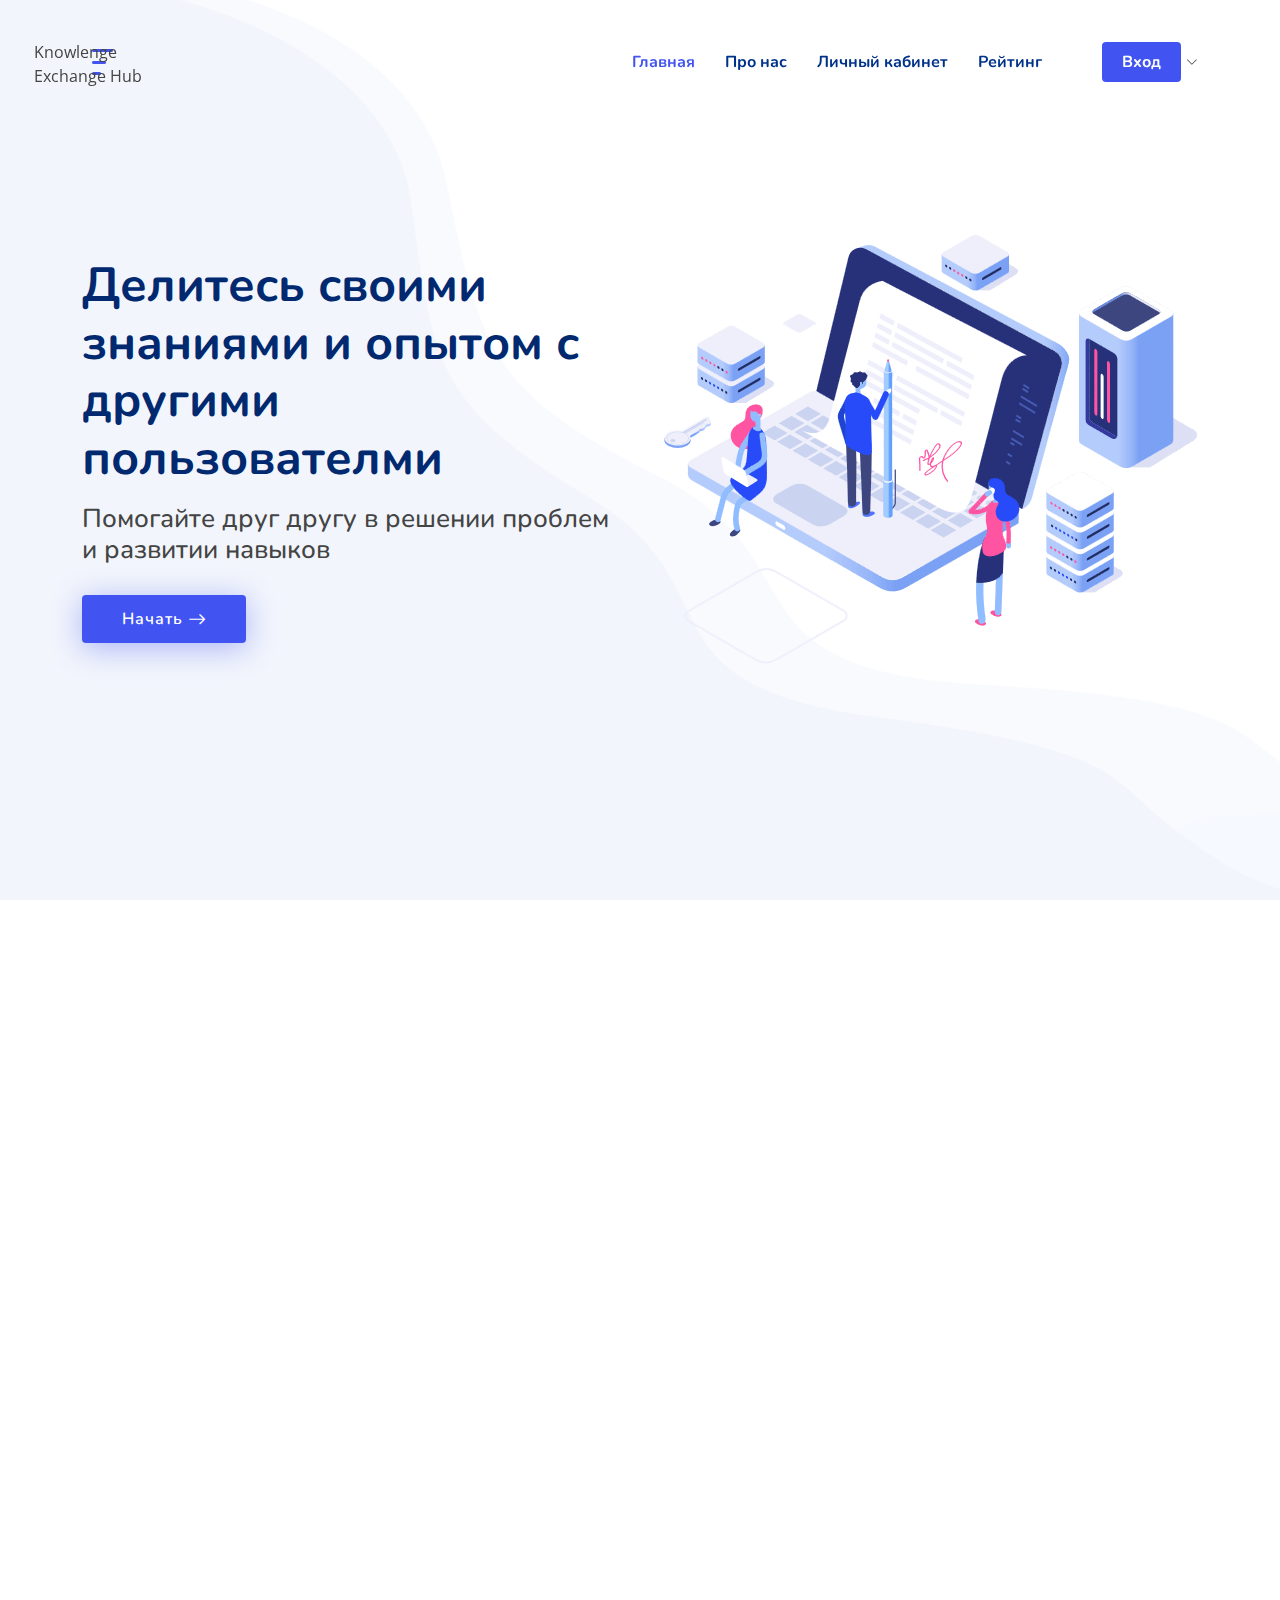
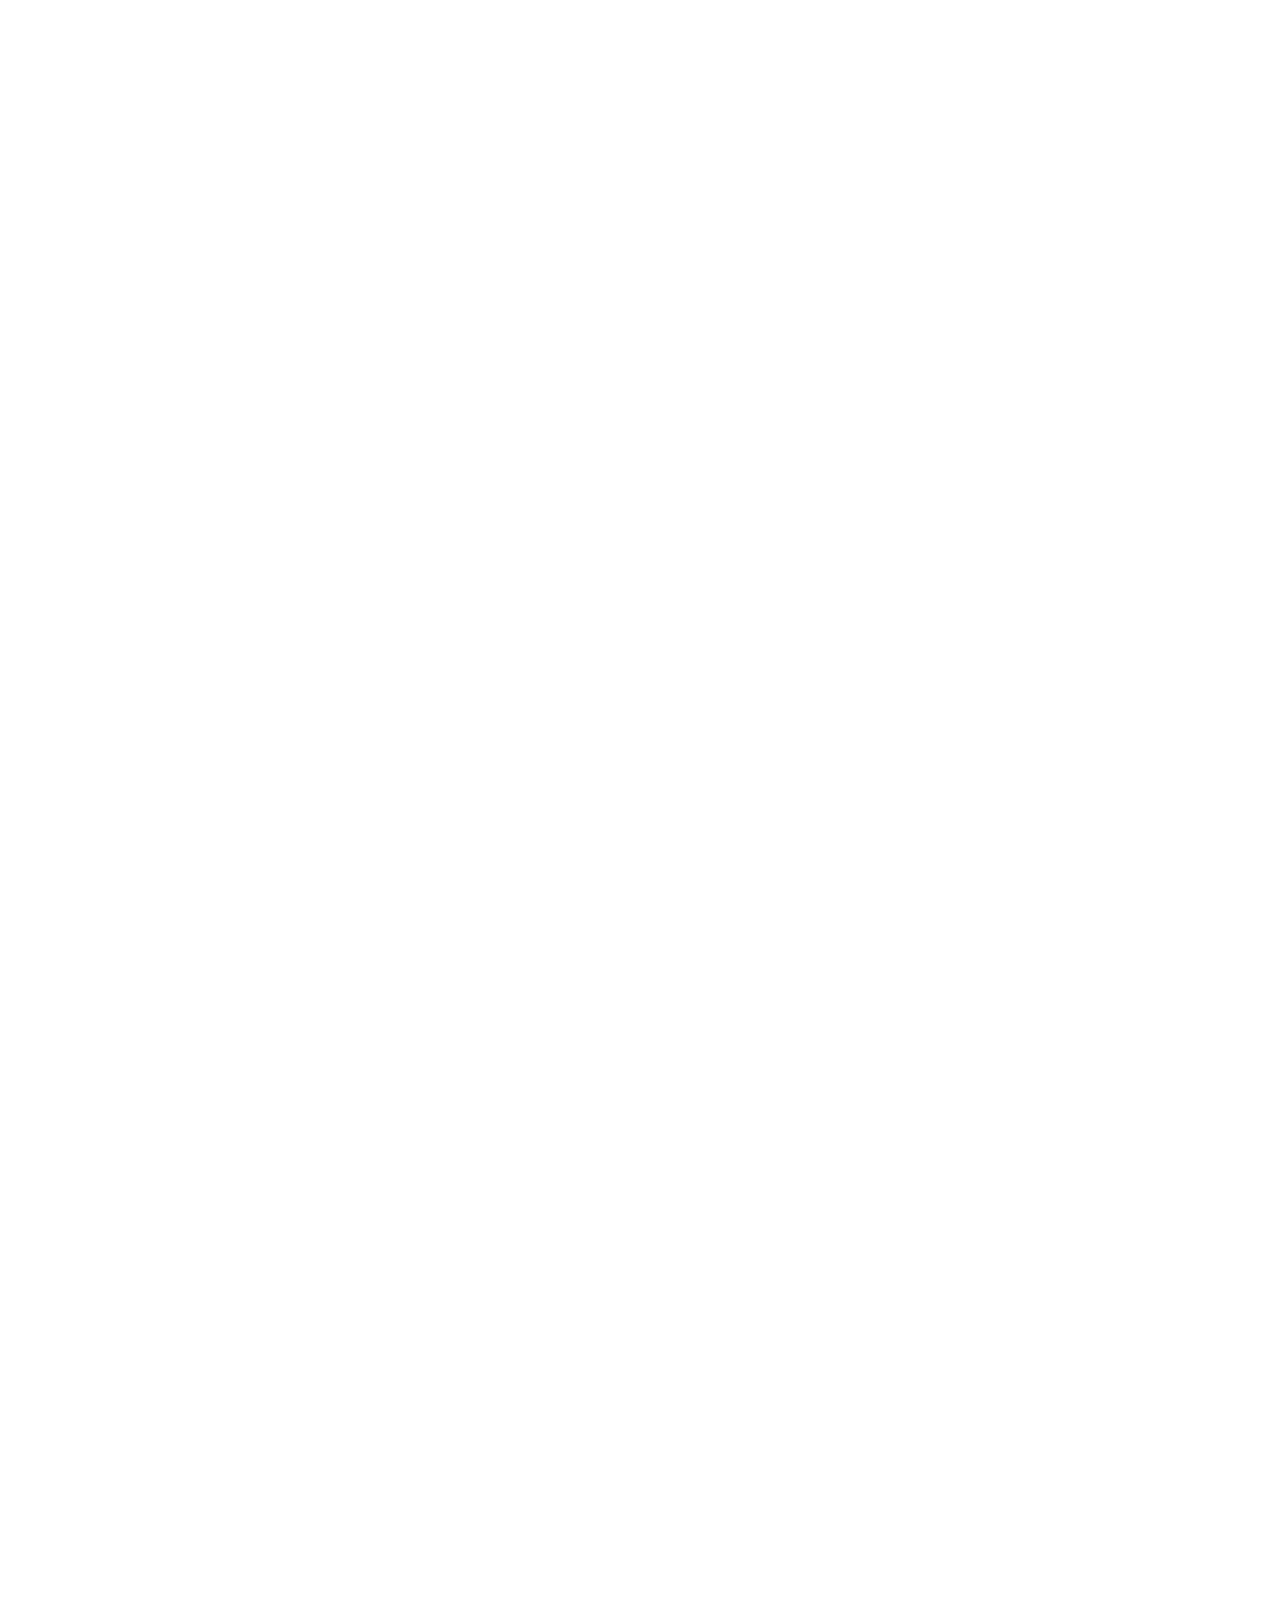
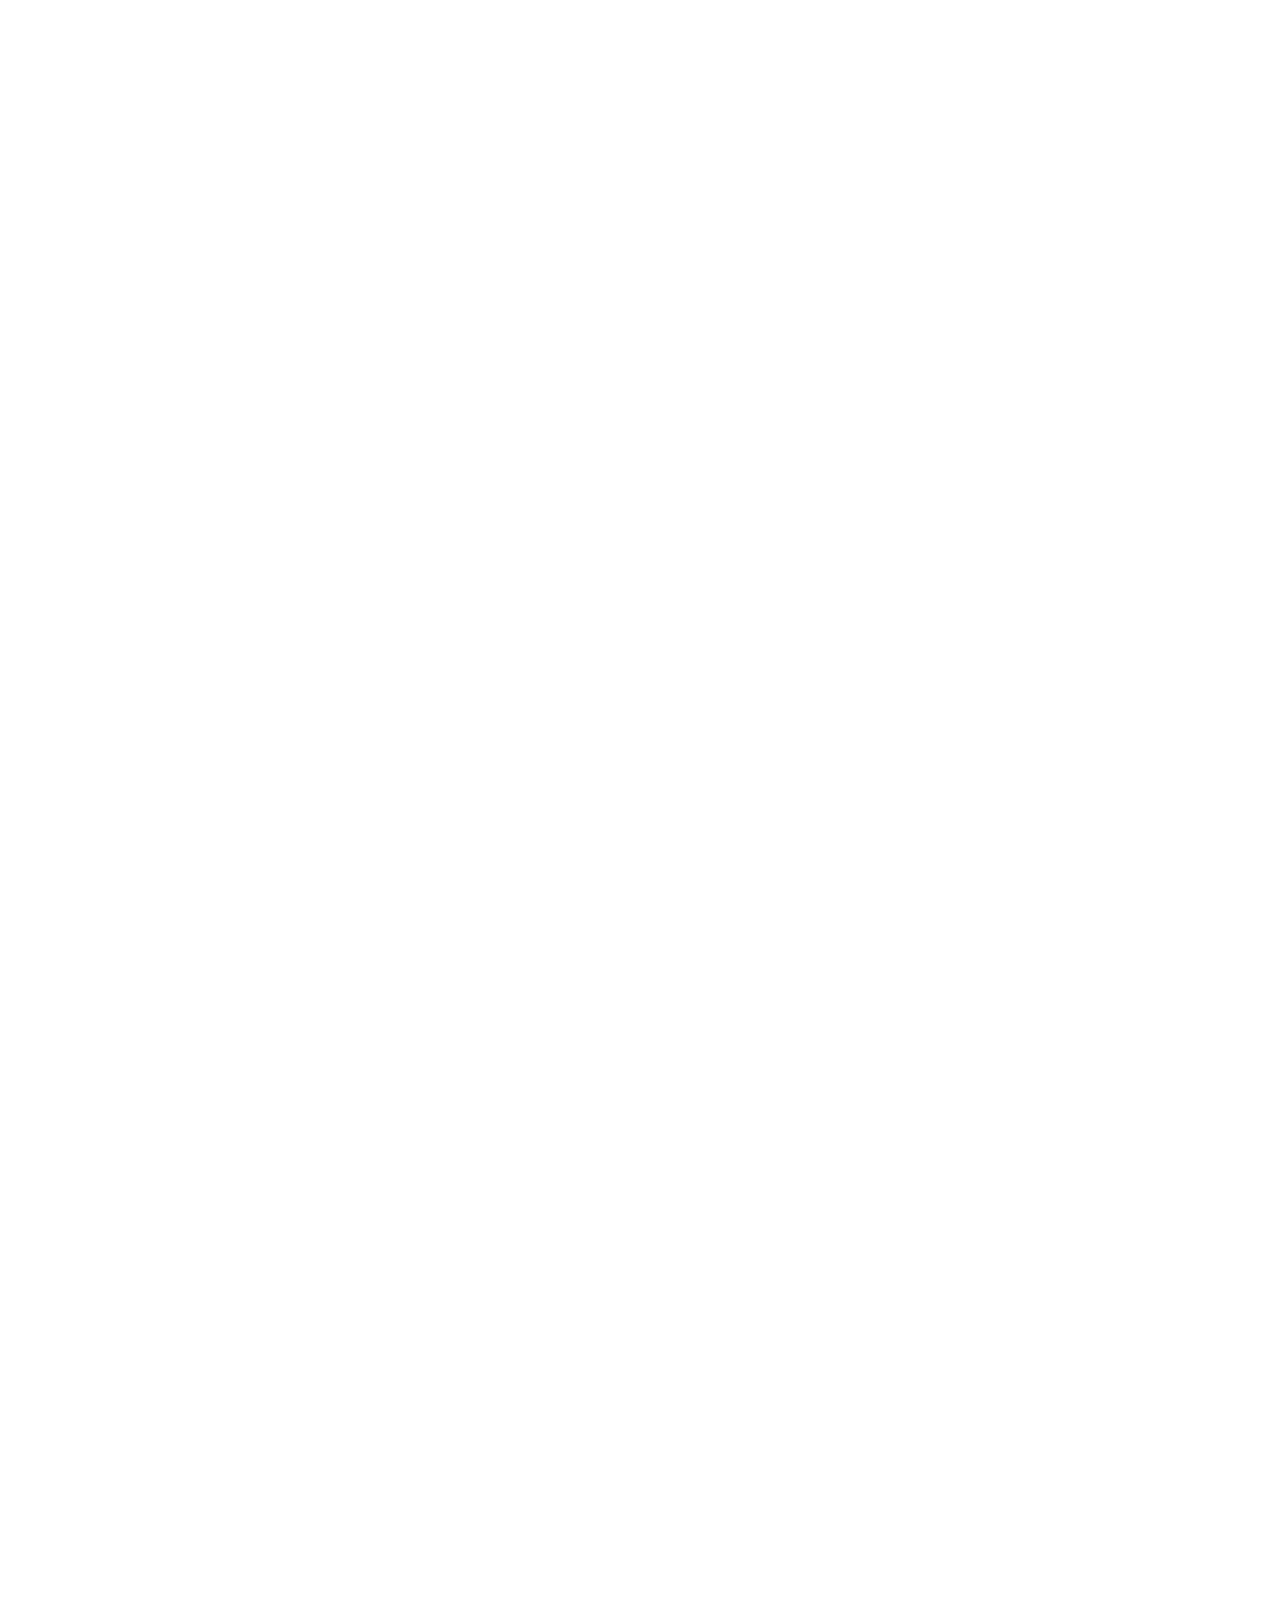
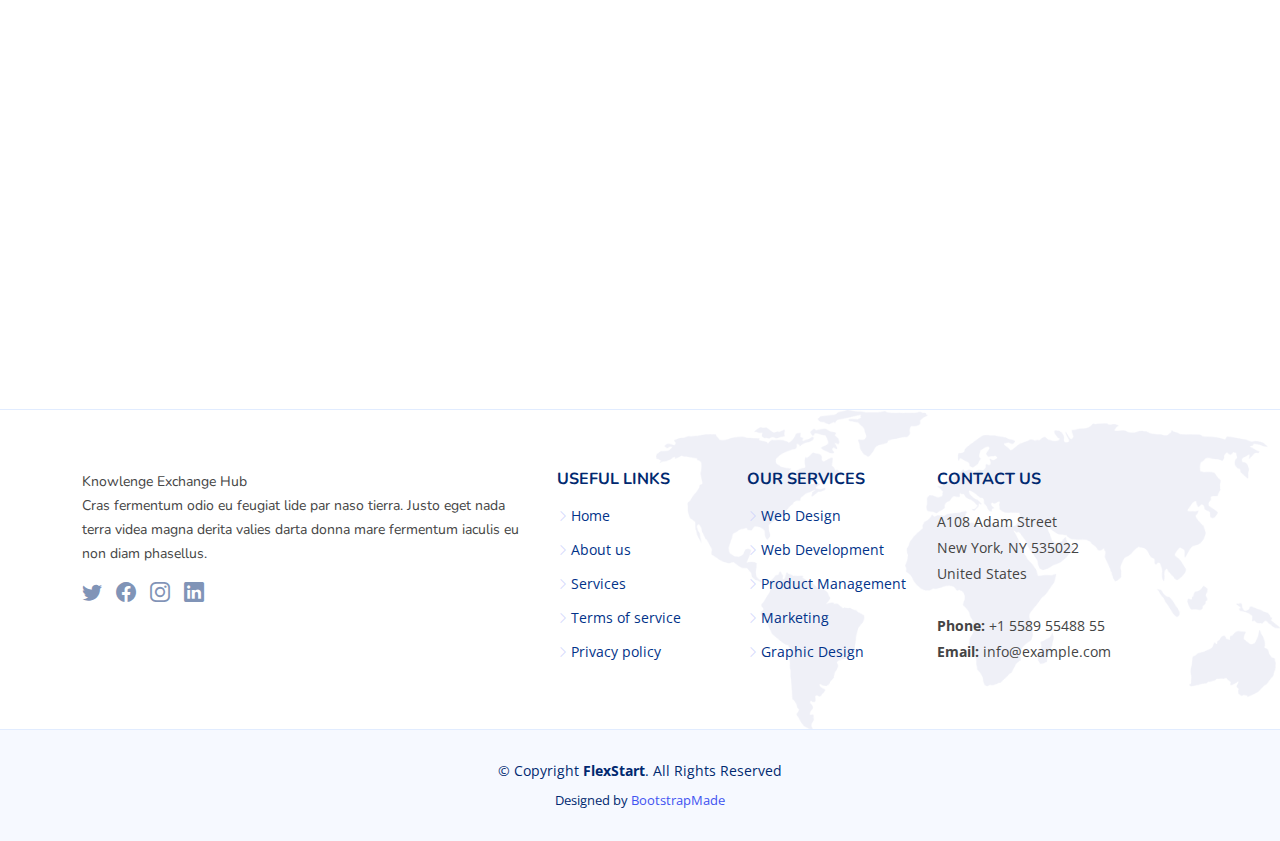
<file: index.html>
<!DOCTYPE html>
<html lang="en">

<head>
  <meta charset="utf-8">
  <meta content="width=device-width, initial-scale=1.0" name="viewport">

  <title>FlexStart Bootstrap Template - Index</title>
  <meta content="" name="description">
  <meta content="" name="keywords">

  <!-- Favicons -->
  <link href="assets/img/favicon.png" rel="icon">
  <link href="assets/img/apple-touch-icon.png" rel="apple-touch-icon">

  <!-- Google Fonts -->
  <link href="https://fonts.googleapis.com/css?family=Open+Sans:300,300i,400,400i,600,600i,700,700i|Nunito:300,300i,400,400i,600,600i,700,700i|Poppins:300,300i,400,400i,500,500i,600,600i,700,700i" rel="stylesheet">

  <!-- Vendor CSS Files -->
  <link href="assets/vendor/aos/aos.css" rel="stylesheet">
  <link href="assets/vendor/bootstrap/css/bootstrap.min.css" rel="stylesheet">
  <link href="assets/vendor/bootstrap-icons/bootstrap-icons.css" rel="stylesheet">
  <link href="assets/vendor/glightbox/css/glightbox.min.css" rel="stylesheet">
  <link href="assets/vendor/remixicon/remixicon.css" rel="stylesheet">
  <link href="assets/vendor/swiper/swiper-bundle.min.css" rel="stylesheet">

  <!-- Template Main CSS File -->
  <link href="assets/css/style.css" rel="stylesheet">

  <!-- =======================================================
  * Template Name: FlexStart
  * Updated: Sep 18 2023 with Bootstrap v5.3.2
  * Template URL: https://bootstrapmade.com/flexstart-bootstrap-startup-template/
  * Author: BootstrapMade.com
  * License: https://bootstrapmade.com/license/
  ======================================================== -->
</head>

<body>

  <!-- ======= Header ======= -->
  <header id="header" class="header fixed-top">
    <div class="container-fluid container-xl d-flex align-items-center justify-content-between">
        <img src="assets/img/logo.png" alt="" class = "logotyp">
        <p class = "verh">Knowlenge<br>Exchange Hub</span>
      </a>

      <nav id="navbar" class="navbar">
        <ul>
          <li><a class="nav-link scrollto active" href="#hero">Главная</a></li>
          <li><a class="nav-link scrollto" href="#about">Про нас</a></li>
          <li><a class="nav-link scrollto" href="blog-single.html">Личный кабинет</a></li>
          
          
          <li><a href="#reiting">Рейтинг</a></li>
         <li class="dropdown megamenu"><a><span  class="getstarted scrollto" class="nav-link scrollto">Вход</span> <i class="bi bi-chevron-down"></i></a>
            <!--<ul>
              <li>
                 <div class="col-lg-12">
            <form action="forms/contact.php" method="post" class="php-email-form">
              <div class="row gy-4">
				
				<div class="col-md-12">
                  <input type="email" class="form-control" name="email" placeholder="Ваша почта" required>
                </div>
				
                <div class="col-md-6">
                  <input type="password" name="name" class="form-control" placeholder="Пароль" required>
                </div>
                
                <a href="#" type=submit">Войти</a>
              </li>
			  <li class = "soc"><a href="">Войти через<br>соц. сеть</a></li>
            </ul>!-->
			
          </li>
        
        </ul>
        <i class="bi bi-list mobile-nav-toggle"></i>
      </nav><!-- .navbar -->

    </div>
  </header><!-- End Header -->

  <!-- ======= Hero Section ======= -->
  <section id="hero" class="hero d-flex align-items-center">

    <div class="container">
      <div class="row">
        <div class="col-lg-6 d-flex flex-column justify-content-center">
          <h1 data-aos="fade-up">Делитесь своими знаниями и опытом с другими пользователми</h1>
          <h2 data-aos="fade-up" data-aos-delay="400">Помогайте друг другу в решении проблем и развитии навыков</h2>
          <div data-aos="fade-up" data-aos-delay="600">
            <div class="text-center text-lg-start">
              <a href="#about" class="btn-get-started scrollto d-inline-flex align-items-center justify-content-center align-self-center">
                <span>Начать</span>
                <i class="bi bi-arrow-right"></i>
              </a>
            </div>
          </div>
        </div>
        <div class="col-lg-6 hero-img" data-aos="zoom-out" data-aos-delay="200">
          <img src="assets/img/hero-img.png" class="img-fluid" alt="">
        </div>
      </div>
    </div>

  </section><!-- End Hero -->

  <main id="main">
    <!-- ======= About Section ======= -->
    <section id="about" class="about">

      <div class="container" data-aos="fade-up">
        <div class="row gx-0">

          <div class="col-lg-6 d-flex flex-column justify-content-center" data-aos="fade-up" data-aos-delay="200">
            <div class="content">
              <h3>Кто мы такие</h3>
              <h2>О нас
Knowledge Exchange Hub (KEH) — это ресурс, созданный организацией CHASE, которая занимается развитием сотрудничества и инноваций в области исследований.
</h2>
              <ul>
                KEH предлагает:
<li>практические советы и руководства по различным аспектам обмена знаниями, включая подходы к внешним партнёрам, разработку проектов и получение финансирования для совместных мероприятий;</li>
<li>базу данных организаций, заинтересованных в сотрудничестве с исследователями и академическими учреждениями;</li>
<li>поддержку для студентов и аспирантов, желающих провести исследования в рамках партнёрских программ.</li>
KEH стремится создать благоприятную среду для развития науки и образования, способствуя обмену идеями и опытом между различными участниками исследовательского процесса.
              </ul>
              <div class="text-center text-lg-start">
                <a href="#" class="btn-read-more d-inline-flex align-items-center justify-content-center align-self-center">
                  <span>Читать больше</span>
                  <i class="bi bi-arrow-right"></i>
                </a>
              </div>
            </div>
          </div>

          <div class="col-lg-6 d-flex align-items-center" data-aos="zoom-out" data-aos-delay="200">
            <img src="assets/img/about.jpg" class="img-fluid" alt="">
          </div>

        </div>
      </div>

    </section><!-- End About Section -->

    <!-- ======= Values Section ======= -->
    <section id="values" class="values">

      <div class="container" data-aos="fade-up">

        <header class="section-header">
          
          <p>Что мы предлагаем вам</p>
        </header>

        <div class="row">

          <div class="col-lg-4" data-aos="fade-up" data-aos-delay="200">
            <div class="box">
              <img src="assets/img/values-1.png" class="img-fluid" alt="">
              <h3>Создание своих статей</h3>
              <p>Пользователи могут создавать свои стаатьи, уроки, руководства и  другие материалы, которые будут доступны для других участников</p>
            </div>
          </div>

          <div class="col-lg-4 mt-4 mt-lg-0" data-aos="fade-up" data-aos-delay="400">
            <div class="box">
              <img src="assets/img/values-2.png" class="img-fluid" alt="">
              <h3>Обмен знаниями с другими людьми</h3>
              <p>Пользователи могут задавать вопросы и получать помощь от других участников</p>
            </div>
          </div>

          <div class="col-lg-4 mt-4 mt-lg-0" data-aos="fade-up" data-aos-delay="600">
            <div class="box">
              <img src="assets/img/values-3.png" class="img-fluid" alt="">
              <h3>Группы по интересам</h3>
              <p>Пользователи могут создавать группы по различным темам, чтобы общаться и сотрудничать с единомышленниками</p>
            </div>
          </div>
		  
		  <div class="col-lg-4 mt-4 mt-lg-0" data-aos="fade-up" data-aos-delay="600">
            <div class="box">
              <img src="assets/img/values-3.png" class="img-fluid" alt="">
              <h3>Стажировки и менторство</h3>
              <p>Пользователи могут предлагать свои услуги в качестве менторов или стажёров для других участников.</p>
            </div>
          </div>
		  
		  <div class="col-lg-4 mt-4 mt-lg-0" data-aos="fade-up" data-aos-delay="600">
            <div class="box">
              <img src="assets/img/values-3.png" class="img-fluid" alt="">
              <h3>Форумы и обсуждения</h3>
              <p>Пользователи могут предлагать свои услуги в качестве менторов или стажёров для других участников.</p>
            </div>
          </div>
		  
		  <div class="col-lg-4 mt-4 mt-lg-0" data-aos="fade-up" data-aos-delay="600">
            <div class="box">
              <img src="assets/img/values-3.png" class="img-fluid" alt="">
              <h3>Награды и рейтинги</h3>
              <p>Пользователи могут получать награды за свои достижения и успехи, а также видеть рейтинги своих профилей.</p>
            </div>
          </div>

        </div>

      </div>

    </section><!-- End Values Section -->

    <!-- ======= Services Section ======= -->
    <section id="services" class="services">

      <div class="container" data-aos="fade-up">

        <header class="section-header">
          <p>Стань частью нашей команды</p>
        </header>

        <div class="row gy-4">

          <div class="col-lg-4 col-md-6" data-aos="fade-up" data-aos-delay="200">
            <div class="service-box blue">
              <i class="ri-discuss-line icon"></i>
              <h3>Регистрация</h3>
              <p>Зарегистрируйся на нашем сайте как новый пользователь</p>
            </div>
          </div>

          <div class="col-lg-4 col-md-6" data-aos="fade-up" data-aos-delay="300">
            <div class="service-box orange">
              <i class="ri-discuss-line icon"></i>
              <h3>Обмен опытом</h3>
              <p>Общайтесь с единомышленниками, задавайте вопросы и ищите ответы, проходите обучение у других участников</p>
            </div>
          </div>

          <div class="col-lg-4 col-md-6" data-aos="fade-up" data-aos-delay="400">
            <div class="service-box green">
              <i class="ri-discuss-line icon"></i>
              <h3 id = reit>Рейтинг</h3>
              <p>Оценивайте друг друга и оставляйте отзывы о сотрудничестве или обмене знаниями</p>
            </div>
          </div>
        </div>

      </div>

    </section><!-- End Services Section -->

    <!-- ======= Testimonials Section ======= -->
    <section id="testimonials" class="testimonials">

      <div class="container" data-aos="fade-up">

        <header class="section-header">
          <h2 id = "reiting">Рейтинг</h2>
          <p>Лучшие участники форумов за месяц</p>
        </header>

        <div class="testimonials-slider swiper" data-aos="fade-up" data-aos-delay="200">
          <div class="swiper-wrapper">

            <div class="swiper-slide">
              <div class="testimonial-item">
                <div class="stars">
                  <i class="bi bi-star-fill"></i><i class="bi bi-star-fill"></i><i class="bi bi-star-fill"></i><i class="bi bi-star-fill"></i><i class="bi bi-star-fill"></i>
                </div>
                <p>
                  Proin iaculis purus consequat sem cure digni ssim donec porttitora entum suscipit rhoncus. Accusantium quam, ultricies eget id, aliquam eget nibh et. Maecen aliquam, risus at semper.
                </p>
                <div class="profile mt-auto">
                  <img src="assets/img/testimonials/testimonials-1.jpg" class="testimonial-img" alt="">
                  <h3>Saul Goodman</h3>
                  <h4>Ceo &amp; Founder</h4>
                </div>
              </div>
            </div><!-- End testimonial item -->

            <div class="swiper-slide">
              <div class="testimonial-item">
                <div class="stars">
                  <i class="bi bi-star-fill"></i><i class="bi bi-star-fill"></i><i class="bi bi-star-fill"></i><i class="bi bi-star-fill"></i><i class="bi bi-star-fill"></i>
                </div>
                <p>
                  Export tempor illum tamen malis malis eram quae irure esse labore quem cillum quid cillum eram malis quorum velit fore eram velit sunt aliqua noster fugiat irure amet legam anim culpa.
                </p>
                <div class="profile mt-auto">
                  <img src="assets/img/testimonials/testimonials-2.jpg" class="testimonial-img" alt="">
                  <h3>Sara Wilsson</h3>
                  <h4>Designer</h4>
                </div>
              </div>
            </div><!-- End testimonial item -->

            <div class="swiper-slide">
              <div class="testimonial-item">
                <div class="stars">
                  <i class="bi bi-star-fill"></i><i class="bi bi-star-fill"></i><i class="bi bi-star-fill"></i><i class="bi bi-star-fill"></i><i class="bi bi-star-fill"></i>
                </div>
                <p>
                  Enim nisi quem export duis labore cillum quae magna enim sint quorum nulla quem veniam duis minim tempor labore quem eram duis noster aute amet eram fore quis sint minim.
                </p>
                <div class="profile mt-auto">
                  <img src="assets/img/testimonials/testimonials-3.jpg" class="testimonial-img" alt="">
                  <h3>Jena Karlis</h3>
                  <h4>Store Owner</h4>
                </div>
              </div>
            </div><!-- End testimonial item -->

            <div class="swiper-slide">
              <div class="testimonial-item">
                <div class="stars">
                  <i class="bi bi-star-fill"></i><i class="bi bi-star-fill"></i><i class="bi bi-star-fill"></i><i class="bi bi-star-fill"></i><i class="bi bi-star-fill"></i>
                </div>
                <p>
                  Fugiat enim eram quae cillum dolore dolor amet nulla culpa multos export minim fugiat minim velit minim dolor enim duis veniam ipsum anim magna sunt elit fore quem dolore labore illum veniam.
                </p>
                <div class="profile mt-auto">
                  <img src="assets/img/testimonials/testimonials-4.jpg" class="testimonial-img" alt="">
                  <h3>Matt Brandon</h3>
                  <h4>Freelancer</h4>
                </div>
              </div>
            </div><!-- End testimonial item -->

            <div class="swiper-slide">
              <div class="testimonial-item">
                <div class="stars">
                  <i class="bi bi-star-fill"></i><i class="bi bi-star-fill"></i><i class="bi bi-star-fill"></i><i class="bi bi-star-fill"></i><i class="bi bi-star-fill"></i>
                </div>
                <p>
                  Quis quorum aliqua sint quem legam fore sunt eram irure aliqua veniam tempor noster veniam enim culpa labore duis sunt culpa nulla illum cillum fugiat legam esse veniam culpa fore nisi cillum quid.
                </p>
                <div class="profile mt-auto">
                  <img src="assets/img/testimonials/testimonials-5.jpg" class="testimonial-img" alt="">
                  <h3>John Larson</h3>
                  <h4>Entrepreneur</h4>
                </div>
              </div>
            </div><!-- End testimonial item -->

          </div>
          <div class="swiper-pagination"></div>
        </div>

      </div>

    </section><!-- End Testimonials Section -->


    <!-- ======= Recent Blog Posts Section ======= -->
    <section id="recent-blog-posts" class="recent-blog-posts">

      <div class="container" data-aos="fade-up">

        <header class="section-header">
          <h2>Форумы и обсуждения</h2>
          <p>Выбери форум для себя</p>
        </header>

        <div class="row">

          <div class="col-lg-4">
            <div class="post-box">
              <div class="post-img"><img src="assets/img/blog/blog-2.jpg" class="img-fluid" alt=""></div>
              <h3 class="post-title">Образование</h3>
              <a href="blog-single.html" class="readmore stretched-link mt-auto"><span>Читать больше</span><i class="bi bi-arrow-right"></i></a>
            </div>
          </div>

          <div class="col-lg-4">
            <div class="post-box">
              <div class="post-img"><img src="assets/img/blog/blog-3.jpg" class="img-fluid" alt=""></div>
              <h3 class="post-title">Работа</h3>
              <a href="blog-single.html" class="readmore stretched-link mt-auto"><span>Читать больше</span><i class="bi bi-arrow-right"></i></a>
            </div>
          </div>

          <div class="col-lg-4">
            <div class="post-box">
              <div class="post-img"><img src="assets/img/blog/blog-1.jpg" class="img-fluid" alt=""></div>
              <h3 class="post-title">Развлечения</h3>
              <a href="blog-single.html" class="readmore stretched-link mt-auto"><span>Читать больше</span><i class="bi bi-arrow-right"></i></a>
            </div>
          </div>

        </div>

      </div>

    </section><!-- End Recent Blog Posts Section -->

    <!-- ======= Contact Section ======= -->
    <section id="contact" class="contact" id = "registr">

      <div class="container" data-aos="fade-up">

        <header class="section-header">
          <h2>Впервые у нас?</h2>
          <p>Регистрация</p>
        </header>

        

          <div class="">
            <form action="forms/contact.php" method="post" class="php-email-form">
              <div class="row gy-4">

                <div class="col-md-6">
                  <input type="text" name="name" class="form-control" placeholder="Ваше имя" required>
                </div>

                <div class="col-md-6 ">
                  <input type="email" class="form-control" name="email" placeholder="Ваша почта" required>
                </div>

                <div class="col-md-12">
                  <input type="password" class="form-control" name="subject" placeholder="Пароль" required>
                </div>

                <div class="col-md-12 text-center">
                  <div class="loading">Loading</div>
                  <div class="error-message"></div>
                  <div class="sent-message">Your message has been sent. Thank you!</div>

                  <button type="submit">Зарегестрироваться</button>
                </div>

              </div>
            </form>

          </div>

        </div>

      </div>
	  
    </section><!-- End Contact Section -->

  </main><!-- End #main -->

  <!-- ======= Footer ======= -->
  <footer id="footer" class="footer">


    <div class="footer-top">
      <div class="container">
        <div class="row gy-4">
          <div class="col-lg-5 col-md-12 footer-info">
            <a>
              
              <p>Knowlenge Exchange Hub</p>
            </a>
            <p>Cras fermentum odio eu feugiat lide par naso tierra. Justo eget nada terra videa magna derita valies darta donna mare fermentum iaculis eu non diam phasellus.</p>
            <div class="social-links mt-3">
              <a href="#" class="twitter"><i class="bi bi-twitter"></i></a>
              <a href="#" class="facebook"><i class="bi bi-facebook"></i></a>
              <a href="#" class="instagram"><i class="bi bi-instagram"></i></a>
              <a href="#" class="linkedin"><i class="bi bi-linkedin"></i></a>
            </div>
          </div>

          <div class="col-lg-2 col-6 footer-links">
            <h4>Useful Links</h4>
            <ul>
              <li><i class="bi bi-chevron-right"></i> <a href="#">Home</a></li>
              <li><i class="bi bi-chevron-right"></i> <a href="#">About us</a></li>
              <li><i class="bi bi-chevron-right"></i> <a href="#">Services</a></li>
              <li><i class="bi bi-chevron-right"></i> <a href="#">Terms of service</a></li>
              <li><i class="bi bi-chevron-right"></i> <a href="#">Privacy policy</a></li>
            </ul>
          </div>

          <div class="col-lg-2 col-6 footer-links">
            <h4>Our Services</h4>
            <ul>
              <li><i class="bi bi-chevron-right"></i> <a href="#">Web Design</a></li>
              <li><i class="bi bi-chevron-right"></i> <a href="#">Web Development</a></li>
              <li><i class="bi bi-chevron-right"></i> <a href="#">Product Management</a></li>
              <li><i class="bi bi-chevron-right"></i> <a href="#">Marketing</a></li>
              <li><i class="bi bi-chevron-right"></i> <a href="#">Graphic Design</a></li>
            </ul>
          </div>

          <div class="col-lg-3 col-md-12 footer-contact text-center text-md-start">
            <h4>Contact Us</h4>
            <p>
              A108 Adam Street <br>
              New York, NY 535022<br>
              United States <br><br>
              <strong>Phone:</strong> +1 5589 55488 55<br>
              <strong>Email:</strong> info@example.com<br>
            </p>

          </div>

        </div>
      </div>
    </div>

    <div class="container">
      <div class="copyright">
        &copy; Copyright <strong><span>FlexStart</span></strong>. All Rights Reserved
      </div>
      <div class="credits">
        <!-- All the links in the footer should remain intact. -->
        <!-- You can delete the links only if you purchased the pro version. -->
        <!-- Licensing information: https://bootstrapmade.com/license/ -->
        <!-- Purchase the pro version with working PHP/AJAX contact form: https://bootstrapmade.com/flexstart-bootstrap-startup-template/ -->
        Designed by <a href="https://bootstrapmade.com/">BootstrapMade</a>
      </div>
    </div>
  </footer><!-- End Footer -->

  <a href="#" class="back-to-top d-flex align-items-center justify-content-center"><i class="bi bi-arrow-up-short"></i></a>

  <!-- Vendor JS Files -->
  <script src="assets/vendor/purecounter/purecounter_vanilla.js"></script>
  <script src="assets/vendor/aos/aos.js"></script>
  <script src="assets/vendor/bootstrap/js/bootstrap.bundle.min.js"></script>
  <script src="assets/vendor/glightbox/js/glightbox.min.js"></script>
  <script src="assets/vendor/isotope-layout/isotope.pkgd.min.js"></script>
  <script src="assets/vendor/swiper/swiper-bundle.min.js"></script>
  <script src="assets/vendor/php-email-form/validate.js"></script>

  <!-- Template Main JS File -->
  <script src="assets/js/main.js"></script>

</body>

</html>
</file>
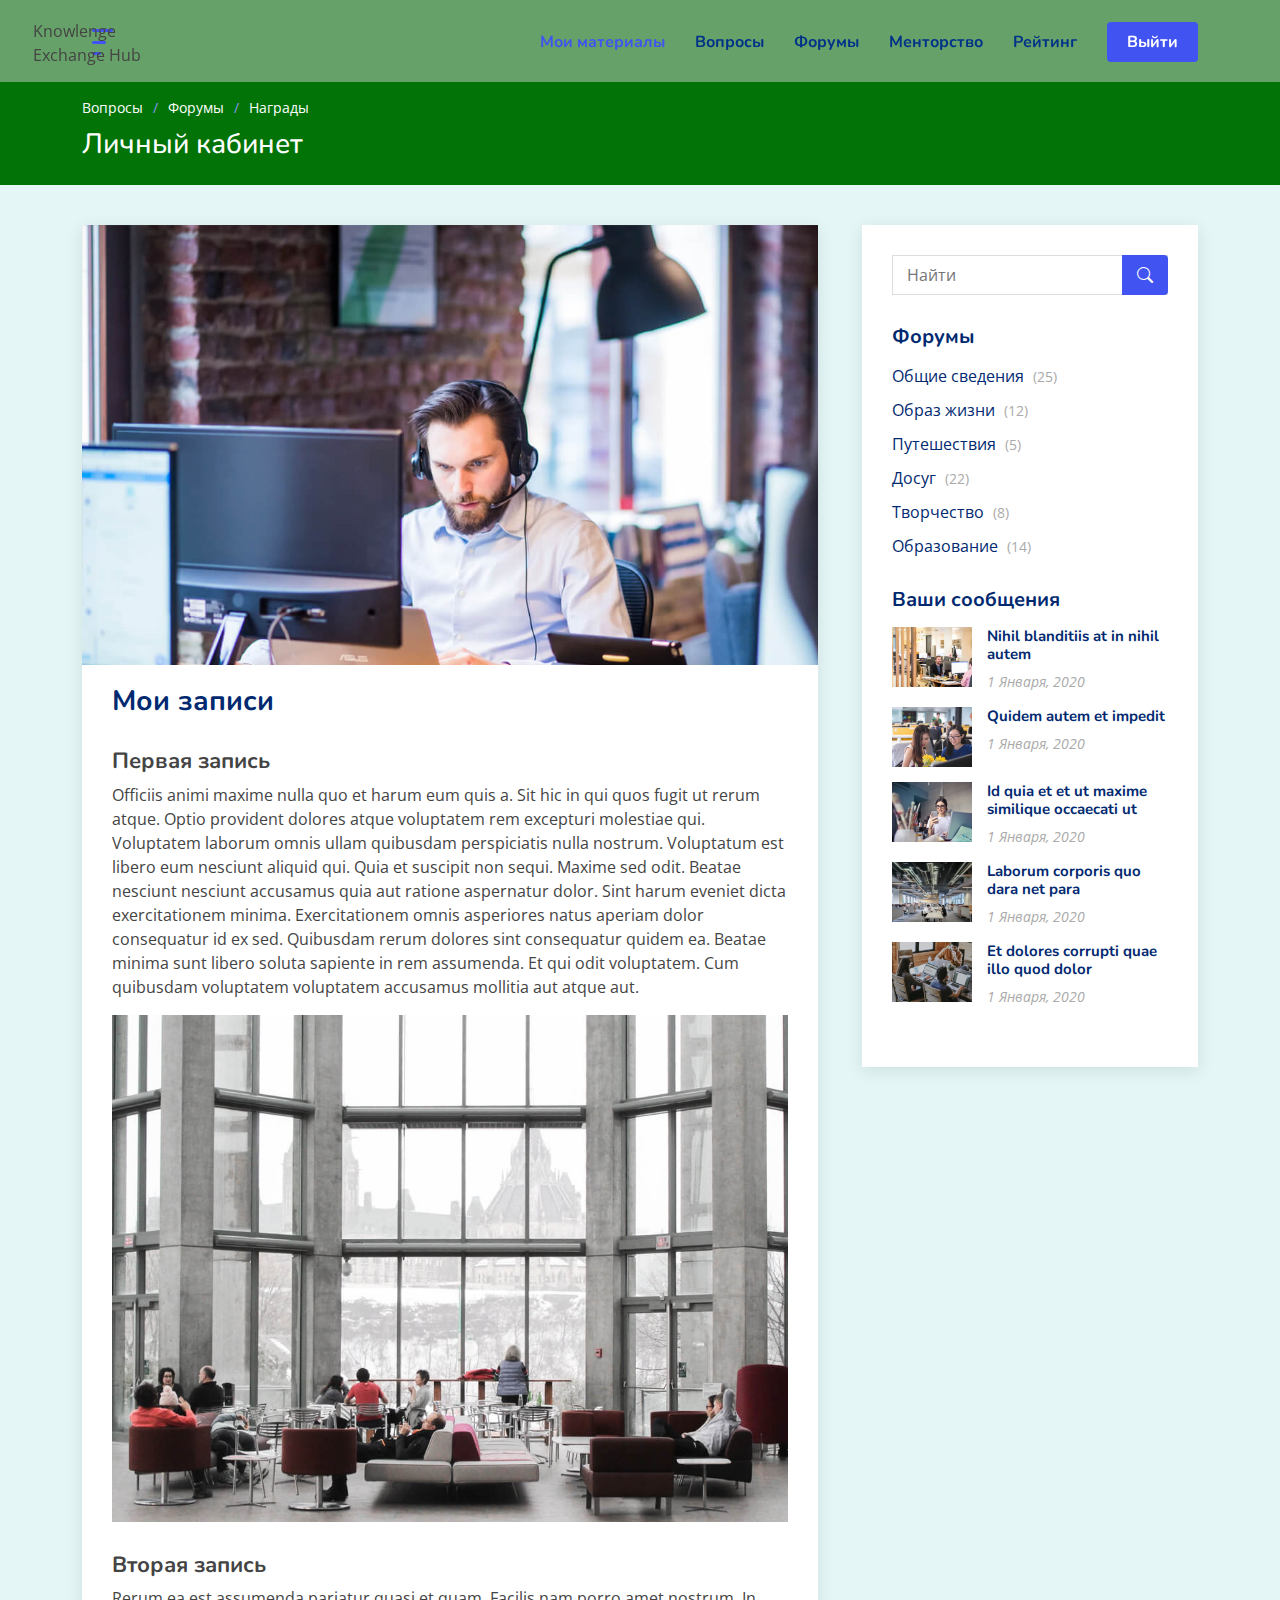
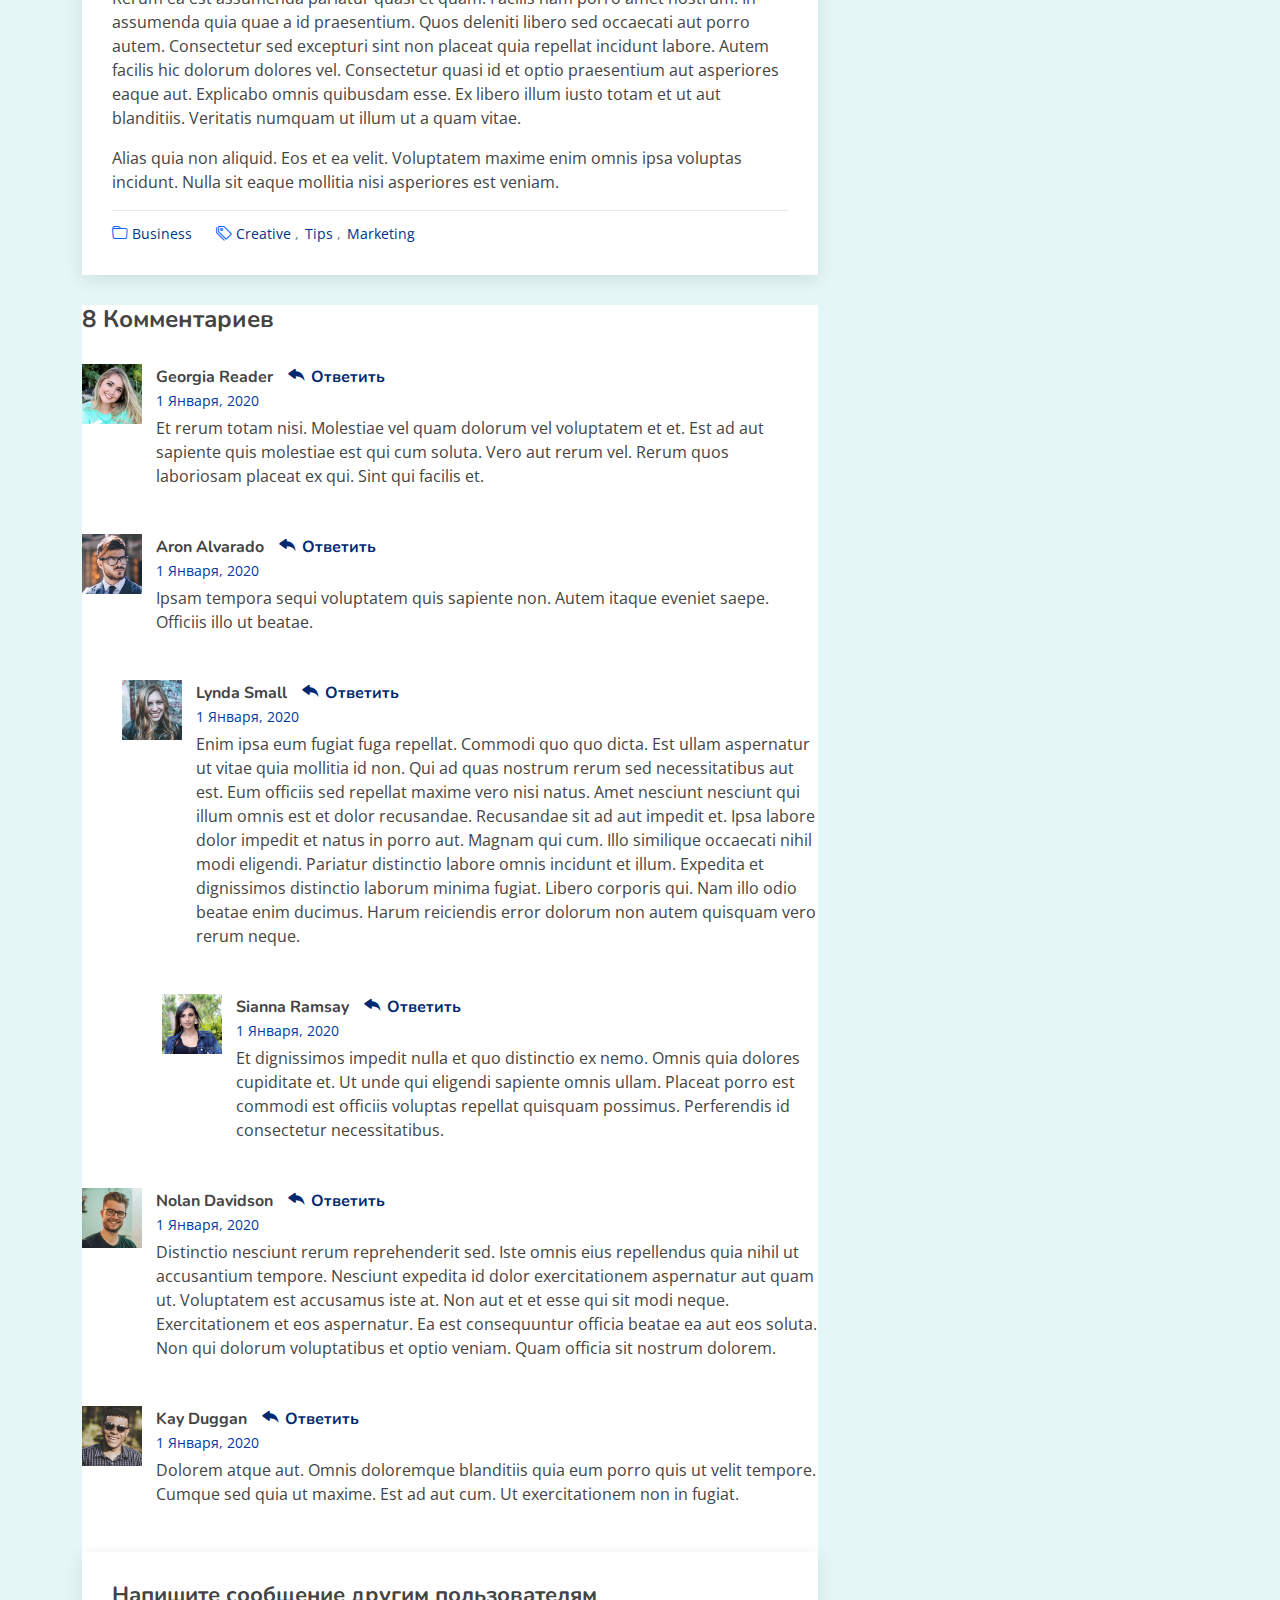
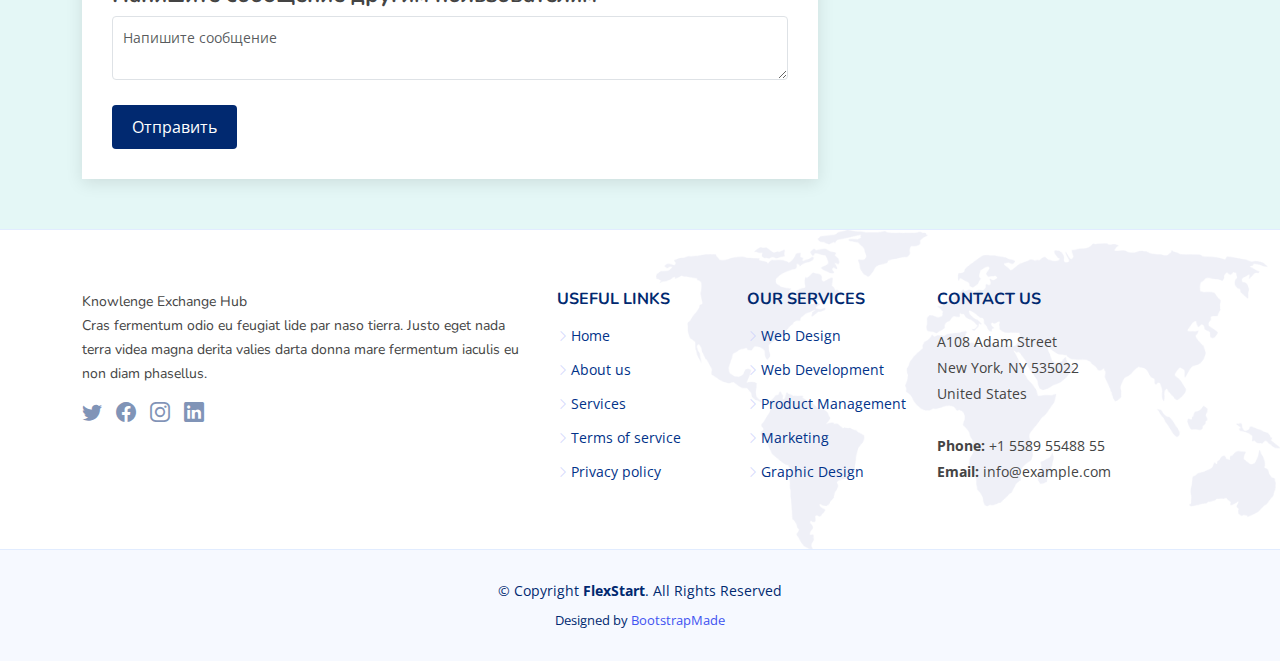
<file: blog-single.html>
<!DOCTYPE html>
<html lang="en">

<head>
  <meta charset="utf-8">
  <meta content="width=device-width, initial-scale=1.0" name="viewport">

  <title>Blog Single - FlexStart Bootstrap Template</title>
  <meta content="" name="description">
  <meta content="" name="keywords">

  <!-- Favicons -->
  <link href="assets/img/favicon.png" rel="icon">
  <link href="assets/img/apple-touch-icon.png" rel="apple-touch-icon">

  <!-- Google Fonts -->
  <link href="https://fonts.googleapis.com/css?family=Open+Sans:300,300i,400,400i,600,600i,700,700i|Nunito:300,300i,400,400i,600,600i,700,700i|Poppins:300,300i,400,400i,500,500i,600,600i,700,700i" rel="stylesheet">

  <!-- Vendor CSS Files -->
  <link href="assets/vendor/aos/aos.css" rel="stylesheet">
  <link href="assets/vendor/bootstrap/css/bootstrap.min.css" rel="stylesheet">
  <link href="assets/vendor/bootstrap-icons/bootstrap-icons.css" rel="stylesheet">
  <link href="assets/vendor/glightbox/css/glightbox.min.css" rel="stylesheet">
  <link href="assets/vendor/remixicon/remixicon.css" rel="stylesheet">
  <link href="assets/vendor/swiper/swiper-bundle.min.css" rel="stylesheet">

  <!-- Template Main CSS File -->
  <link href="assets/css/style.css" rel="stylesheet">

  <!-- =======================================================
  * Template Name: FlexStart
  * Updated: Sep 18 2023 with Bootstrap v5.3.2
  * Template URL: https://bootstrapmade.com/flexstart-bootstrap-startup-template/
  * Author: BootstrapMade.com
  * License: https://bootstrapmade.com/license/
  ======================================================== -->
</head>
<body style = "background: #65a168">

  <!-- ======= Header ======= -->
  <header id="header" class="header fixed-top">
    <div class="container-fluid container-xl d-flex align-items-center justify-content-between" style = "position: relative; bottom: 10px">

      
        <img src="assets/img/logo.png" alt="" class = "logotyp">
        <p class = "verhb">Knowlenge<br>Exchange Hub</span>
      

      <nav id="navbar" class="navbar">
        <ul>
          <li><a class="nav-link scrollto " href="#moi">Мои материалы</a></li>
          <li><a class="nav-link scrollto" href="#voprosy">Вопросы</a></li>
          <li><a class="nav-link scrollto" href="blog.html">Форумы</a></li>
          <li><a class="nav-link scrollto" href="inner-page.html">Менторство</a></li>
          <li><a class="nav-link scrollto" href="reiting.html">Рейтинг</a></li>
          <li><a class="getstarted scrollto" href="index.html">Выйти</a></li>
        </ul>
        <i class="bi bi-list mobile-nav-toggle"></i>
      </nav><!-- .navbar -->

    </div>
  </header><!-- End Header -->

  <main id="main">

    <!-- ======= Breadcrumbs ======= -->
    <section class="breadcrumbs" style = "background: #017307">
      <div class="container">

        <ol>
          <li><a href = "#voprosy">Вопросы</a></li>
          <li><a href="blog.html">Форумы</a></li>
          <li>Награды</li>
        </ol>
        <h2>Личный кабинет</h2>

      </div>
    </section><!-- End Breadcrumbs -->

    <!-- ======= Blog Single Section ======= -->
    <section id="blog" class="blog"  style = "background: #e4f7f6">
      <div class="container" data-aos="fade-up">

        <div class="row">

          <div class="col-lg-8 entries">

            <article class="entry entry-single" style = "background: #fff">

              <div class="entry-img" id = "moi">
                <img src="assets/img/blog/blog-1.jpg" alt="" class="img-fluid">
              </div>

              <h2 class="entry-title">
                <a href="blog-single.html">Мои записи</a>
              </h2>

              <div class="entry-content">

                <h3>Первая запись</h3>
                <p>
                  Officiis animi maxime nulla quo et harum eum quis a. Sit hic in qui quos fugit ut rerum atque. Optio provident dolores atque voluptatem rem excepturi molestiae qui. Voluptatem laborum omnis ullam quibusdam perspiciatis nulla nostrum. Voluptatum est libero eum nesciunt aliquid qui.
                  Quia et suscipit non sequi. Maxime sed odit. Beatae nesciunt nesciunt accusamus quia aut ratione aspernatur dolor. Sint harum eveniet dicta exercitationem minima. Exercitationem omnis asperiores natus aperiam dolor consequatur id ex sed. Quibusdam rerum dolores sint consequatur quidem ea.
                  Beatae minima sunt libero soluta sapiente in rem assumenda. Et qui odit voluptatem. Cum quibusdam voluptatem voluptatem accusamus mollitia aut atque aut.
                </p>
                <img src="assets/img/blog/blog-inside-post.jpg" class="img-fluid" alt="">

                <h3>Вторая запись</h3>
                <p>
                  Rerum ea est assumenda pariatur quasi et quam. Facilis nam porro amet nostrum. In assumenda quia quae a id praesentium. Quos deleniti libero sed occaecati aut porro autem. Consectetur sed excepturi sint non placeat quia repellat incidunt labore. Autem facilis hic dolorum dolores vel.
                  Consectetur quasi id et optio praesentium aut asperiores eaque aut. Explicabo omnis quibusdam esse. Ex libero illum iusto totam et ut aut blanditiis. Veritatis numquam ut illum ut a quam vitae.
                </p>
                <p>
                  Alias quia non aliquid. Eos et ea velit. Voluptatem maxime enim omnis ipsa voluptas incidunt. Nulla sit eaque mollitia nisi asperiores est veniam.
                </p>

              </div>

              <div class="entry-footer">
                <i class="bi bi-folder"></i>
                <ul class="cats">
                  <li><a href="#">Business</a></li>
                </ul>

                <i class="bi bi-tags"></i>
                <ul class="tags">
                  <li><a href="#">Creative</a></li>
                  <li><a href="#">Tips</a></li>
                  <li><a href="#">Marketing</a></li>
                </ul>
              </div>

            </article><!-- End blog entry -->


            <div class="blog-comments" style = "background: #fff">

              <h4  id = "voprosy" class="comments-count">8 Комментариев</h4>
 
              <div id="comment-1" class="comment">
                <div class="d-flex">
                  <div class="comment-img"><img src="assets/img/blog/comments-1.jpg" alt=""></div>
                  <div>
                    <h5><a href="">Georgia Reader</a> <a href="#" class="reply"><i class="bi bi-reply-fill"></i> Ответить</a></h5>
                    <time datetime="2020-01-01">1 Января, 2020</time>
                    <p>
                      Et rerum totam nisi. Molestiae vel quam dolorum vel voluptatem et et. Est ad aut sapiente quis molestiae est qui cum soluta.
                      Vero aut rerum vel. Rerum quos laboriosam placeat ex qui. Sint qui facilis et.
                    </p>
                  </div>
                </div>
              </div><!-- End comment #1 -->

              <div id="comment-2" class="comment">
                <div class="d-flex">
                  <div class="comment-img"><img src="assets/img/blog/comments-2.jpg" alt=""></div>
                  <div>
                    <h5><a href="">Aron Alvarado</a> <a href="#" class="reply"><i class="bi bi-reply-fill"></i> Ответить</a></h5>
                    <time datetime="2020-01-01">1 Января, 2020</time>
                    <p>
                      Ipsam tempora sequi voluptatem quis sapiente non. Autem itaque eveniet saepe. Officiis illo ut beatae.
                    </p>
                  </div>
                </div>

                <div id="comment-reply-1" class="comment comment-reply">
                  <div class="d-flex">
                    <div class="comment-img"><img src="assets/img/blog/comments-3.jpg" alt=""></div>
                    <div>
                      <h5><a href="">Lynda Small</a> <a href="#" class="reply"><i class="bi bi-reply-fill"></i> Ответить</a></h5>
                      <time datetime="2020-01-01">1 Января, 2020</time>
                      <p>
                        Enim ipsa eum fugiat fuga repellat. Commodi quo quo dicta. Est ullam aspernatur ut vitae quia mollitia id non. Qui ad quas nostrum rerum sed necessitatibus aut est. Eum officiis sed repellat maxime vero nisi natus. Amet nesciunt nesciunt qui illum omnis est et dolor recusandae.

                        Recusandae sit ad aut impedit et. Ipsa labore dolor impedit et natus in porro aut. Magnam qui cum. Illo similique occaecati nihil modi eligendi. Pariatur distinctio labore omnis incidunt et illum. Expedita et dignissimos distinctio laborum minima fugiat.

                        Libero corporis qui. Nam illo odio beatae enim ducimus. Harum reiciendis error dolorum non autem quisquam vero rerum neque.
                      </p>
                    </div>
                  </div>

                  <div id="comment-reply-2" class="comment comment-reply">
                    <div class="d-flex">
                      <div class="comment-img"><img src="assets/img/blog/comments-4.jpg" alt=""></div>
                      <div>
                        <h5><a href="">Sianna Ramsay</a> <a href="#" class="reply"><i class="bi bi-reply-fill"></i> Ответить</a></h5>
                        <time datetime="2020-01-01">1 Января, 2020</time>
                        <p>
                          Et dignissimos impedit nulla et quo distinctio ex nemo. Omnis quia dolores cupiditate et. Ut unde qui eligendi sapiente omnis ullam. Placeat porro est commodi est officiis voluptas repellat quisquam possimus. Perferendis id consectetur necessitatibus.
                        </p>
                      </div>
                    </div>

                  </div><!-- End comment reply #2-->

                </div><!-- End comment reply #1-->

              </div><!-- End comment #2-->

              <div id="comment-3" class="comment">
                <div class="d-flex">
                  <div class="comment-img"><img src="assets/img/blog/comments-5.jpg" alt=""></div>
                  <div>
                    <h5><a href="">Nolan Davidson</a> <a href="#" class="reply"><i class="bi bi-reply-fill"></i> Ответить</a></h5>
                    <time datetime="2020-01-01">1 Января, 2020</time>
                    <p>
                      Distinctio nesciunt rerum reprehenderit sed. Iste omnis eius repellendus quia nihil ut accusantium tempore. Nesciunt expedita id dolor exercitationem aspernatur aut quam ut. Voluptatem est accusamus iste at.
                      Non aut et et esse qui sit modi neque. Exercitationem et eos aspernatur. Ea est consequuntur officia beatae ea aut eos soluta. Non qui dolorum voluptatibus et optio veniam. Quam officia sit nostrum dolorem.
                    </p>
                  </div>
                </div>

              </div><!-- End comment #3 -->

              <div id="comment-4" class="comment">
                <div class="d-flex">
                  <div class="comment-img"><img src="assets/img/blog/comments-6.jpg" alt=""></div>
                  <div>
                    <h5><a href="">Kay Duggan</a> <a href="#" class="reply"><i class="bi bi-reply-fill"></i> Ответить</a></h5>
                    <time datetime="2020-01-01">1 Января, 2020</time>
                    <p>
                      Dolorem atque aut. Omnis doloremque blanditiis quia eum porro quis ut velit tempore. Cumque sed quia ut maxime. Est ad aut cum. Ut exercitationem non in fugiat.
                    </p>
                  </div>
                </div>

              </div><!-- End comment #4 -->
			  
              <div class="reply-form">
                <h4>Напишите сообщение другим пользователям</h4>
                
                <form action="">
                  
                  <div class="row">
                    
                  </div>
                  <div class="row">
                    <div class="col form-group">
                      <textarea name="comment" class="form-control" placeholder="Напишите сообщение"></textarea>
                    </div>
                  </div>
                  <button type="submit" class="btn btn-primary">Отправить</button>

                </form>

              </div>
				
            </div><!-- End blog comments -->
			
          </div><!-- End blog entries list -->
		  
          <div class="col-lg-4">

            <div class="sidebar" style = "background: #fff">

              <div class="sidebar-item search-form">
                <form action="">
                  <input type="text" placeholder = "Найти">
                  <button type="submit"><i class="bi bi-search"></i></button>
                </form>
              </div><!-- End sidebar search formn-->

              <h3 class="sidebar-title">Форумы</h3>
              <div class="sidebar-item categories">
                <ul>
                  <li><a href="#">Общие сведения <span>(25)</span></a></li>
                  <li><a href="#">Образ жизни <span>(12)</span></a></li>
                  <li><a href="#">Путешествия <span>(5)</span></a></li>
                  <li><a href="#">Досуг <span>(22)</span></a></li>
                  <li><a href="#">Творчество <span>(8)</span></a></li>
                  <li><a href="#">Образование <span>(14)</span></a></li>
                </ul>
              </div><!-- End sidebar categories-->

              <h3 class="sidebar-title">Ваши сообщения</h3>
              <div class="sidebar-item recent-posts">
                <div class="post-item clearfix">
                  <img src="assets/img/blog/blog-recent-1.jpg" alt="">
                  <h4><a href="blog-single.html">Nihil blanditiis at in nihil autem</a></h4>
                  <time datetime="2020-01-01">1 Января, 2020</time>
                </div>

                <div class="post-item clearfix">
                  <img src="assets/img/blog/blog-recent-2.jpg" alt="">
                  <h4><a href="blog-single.html">Quidem autem et impedit</a></h4>
                  <time datetime="2020-01-01">1 Января, 2020</time>
                </div>

                <div class="post-item clearfix">
                  <img src="assets/img/blog/blog-recent-3.jpg" alt="">
                  <h4><a href="blog-single.html">Id quia et et ut maxime similique occaecati ut</a></h4>
                  <time datetime="2020-01-01">1 Января, 2020</time>
                </div>

                <div class="post-item clearfix">
                  <img src="assets/img/blog/blog-recent-4.jpg" alt="">
                  <h4><a href="blog-single.html">Laborum corporis quo dara net para</a></h4>
                  <time datetime="2020-01-01">1 Января, 2020</time>
                </div>

                <div class="post-item clearfix">
                  <img src="assets/img/blog/blog-recent-5.jpg" alt="">
                  <h4><a href="blog-single.html">Et dolores corrupti quae illo quod dolor</a></h4>
                  <time datetime="2020-01-01">1 Января, 2020</time>
                </div>

              </div><!-- End sidebar recent posts-->

              
                
              </div><!-- End sidebar tags-->

            </div><!-- End sidebar -->

          </div><!-- End blog sidebar -->

        </div>

      </div>
    </section><!-- End Blog Single Section -->

  </main><!-- End #main -->

  <!-- ======= Footer ======= -->
  <footer id="footer" class="footer">

    

    <div class="footer-top">
      <div class="container">
        <div class="row gy-4">
          <div class="col-lg-5 col-md-12 footer-info">
            <a>
              <p>Knowlenge Exchange Hub</p>
            </a>
            <p>Cras fermentum odio eu feugiat lide par naso tierra. Justo eget nada terra videa magna derita valies darta donna mare fermentum iaculis eu non diam phasellus.</p>
            <div class="social-links mt-3">
              <a href="#" class="twitter"><i class="bi bi-twitter"></i></a>
              <a href="#" class="facebook"><i class="bi bi-facebook"></i></a>
              <a href="#" class="instagram"><i class="bi bi-instagram"></i></a>
              <a href="#" class="linkedin"><i class="bi bi-linkedin"></i></a>
            </div>
          </div>

          <div class="col-lg-2 col-6 footer-links">
            <h4>Useful Links</h4>
            <ul>
              <li><i class="bi bi-chevron-right"></i> <a href="#">Home</a></li>
              <li><i class="bi bi-chevron-right"></i> <a href="#">About us</a></li>
              <li><i class="bi bi-chevron-right"></i> <a href="#">Services</a></li>
              <li><i class="bi bi-chevron-right"></i> <a href="#">Terms of service</a></li>
              <li><i class="bi bi-chevron-right"></i> <a href="#">Privacy policy</a></li>
            </ul>
          </div>

          <div class="col-lg-2 col-6 footer-links">
            <h4>Our Services</h4>
            <ul>
              <li><i class="bi bi-chevron-right"></i> <a href="#">Web Design</a></li>
              <li><i class="bi bi-chevron-right"></i> <a href="#">Web Development</a></li>
              <li><i class="bi bi-chevron-right"></i> <a href="#">Product Management</a></li>
              <li><i class="bi bi-chevron-right"></i> <a href="#">Marketing</a></li>
              <li><i class="bi bi-chevron-right"></i> <a href="#">Graphic Design</a></li>
            </ul>
          </div>

          <div class="col-lg-3 col-md-12 footer-contact text-center text-md-start">
            <h4>Contact Us</h4>
            <p>
              A108 Adam Street <br>
              New York, NY 535022<br>
              United States <br><br>
              <strong>Phone:</strong> +1 5589 55488 55<br>
              <strong>Email:</strong> info@example.com<br>
            </p>

          </div>

        </div>
      </div>
    </div>

    <div class="container">
      <div class="copyright">
        &copy; Copyright <strong><span>FlexStart</span></strong>. All Rights Reserved
      </div>
      <div class="credits">
        <!-- All the links in the footer should remain intact. -->
        <!-- You can delete the links only if you purchased the pro version. -->
        <!-- Licensing information: https://bootstrapmade.com/license/ -->
        <!-- Purchase the pro version with working PHP/AJAX contact form: https://bootstrapmade.com/flexstart-bootstrap-startup-template/ -->
        Designed by <a href="https://bootstrapmade.com/">BootstrapMade</a>
      </div>
    </div>
  </footer><!-- End Footer -->

  <a href="#" class="back-to-top d-flex align-items-center justify-content-center"><i class="bi bi-arrow-up-short"></i></a>

  <!-- Vendor JS Files -->
  <script src="assets/vendor/purecounter/purecounter_vanilla.js"></script>
  <script src="assets/vendor/aos/aos.js"></script>
  <script src="assets/vendor/bootstrap/js/bootstrap.bundle.min.js"></script>
  <script src="assets/vendor/glightbox/js/glightbox.min.js"></script>
  <script src="assets/vendor/isotope-layout/isotope.pkgd.min.js"></script>
  <script src="assets/vendor/swiper/swiper-bundle.min.js"></script>
  <script src="assets/vendor/php-email-form/validate.js"></script>

  <!-- Template Main JS File -->
  <script src="assets/js/main.js"></script>

</body>

</html>
</file>
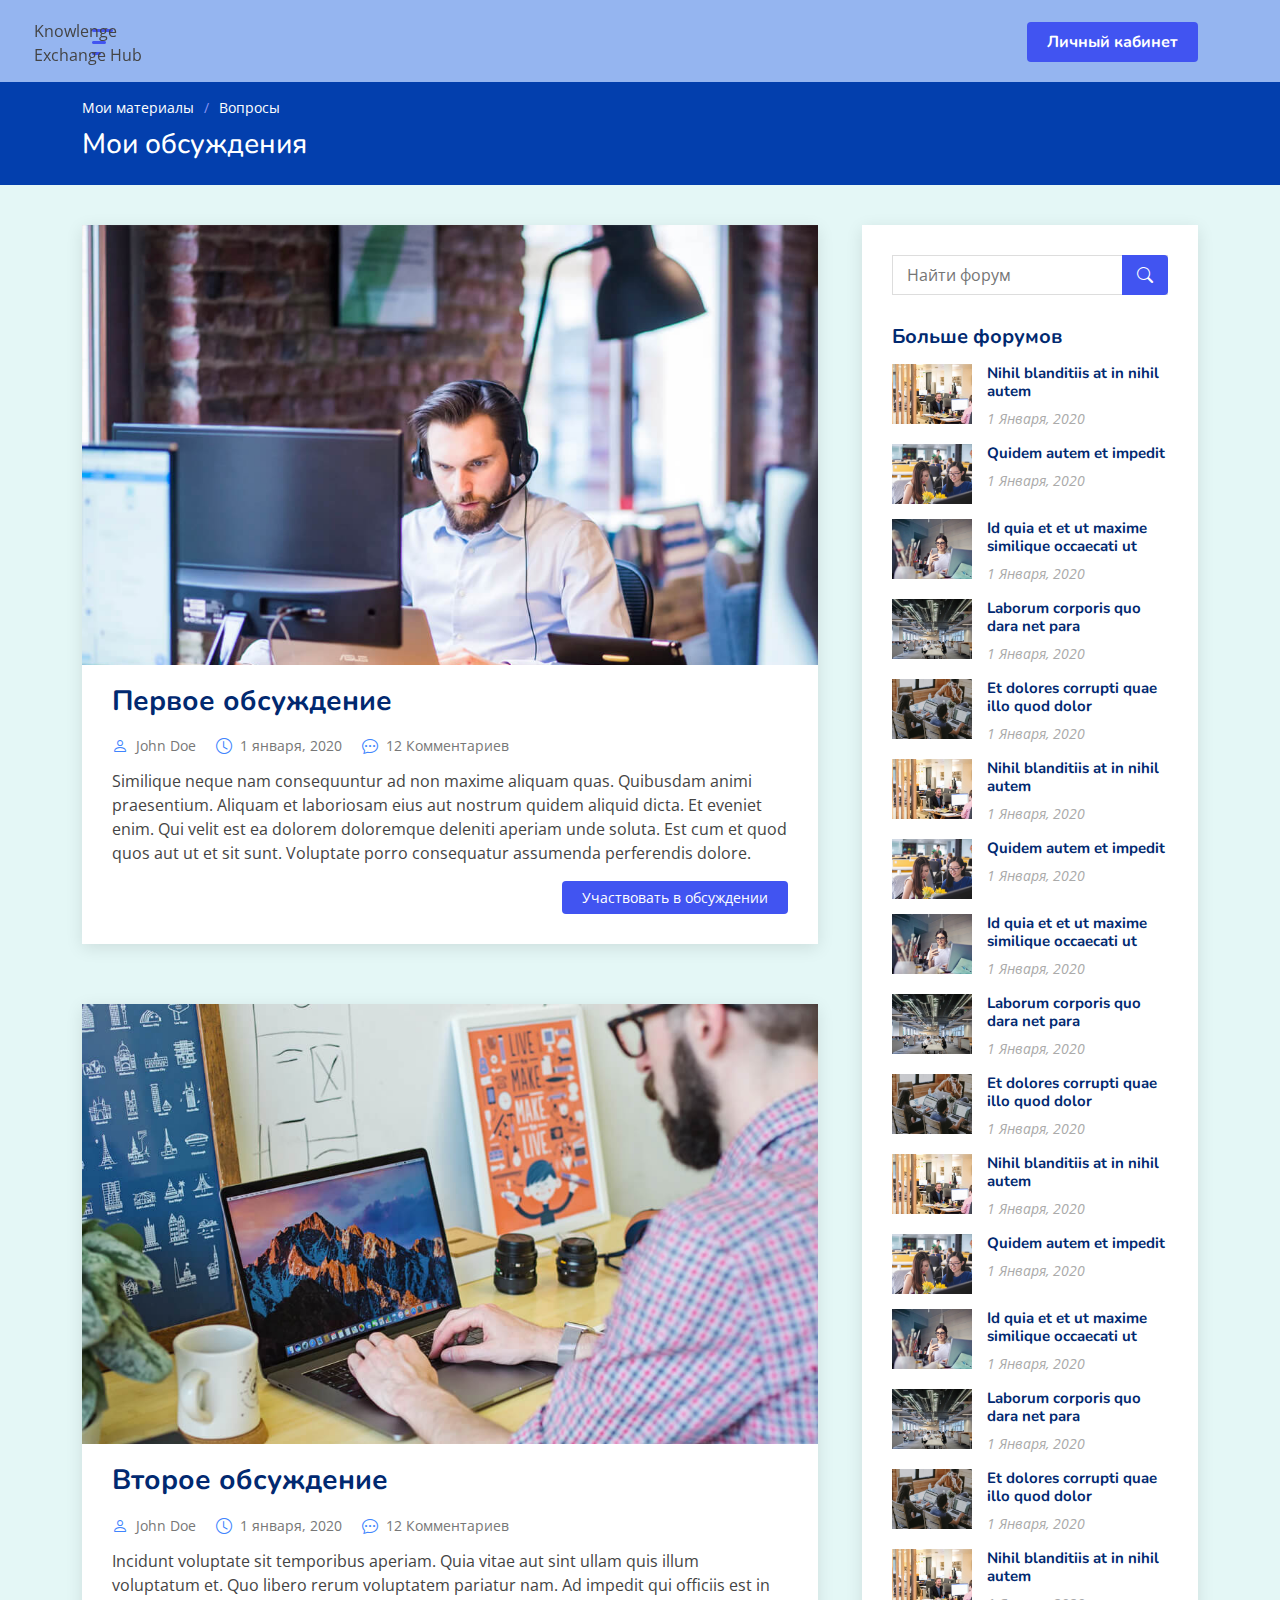
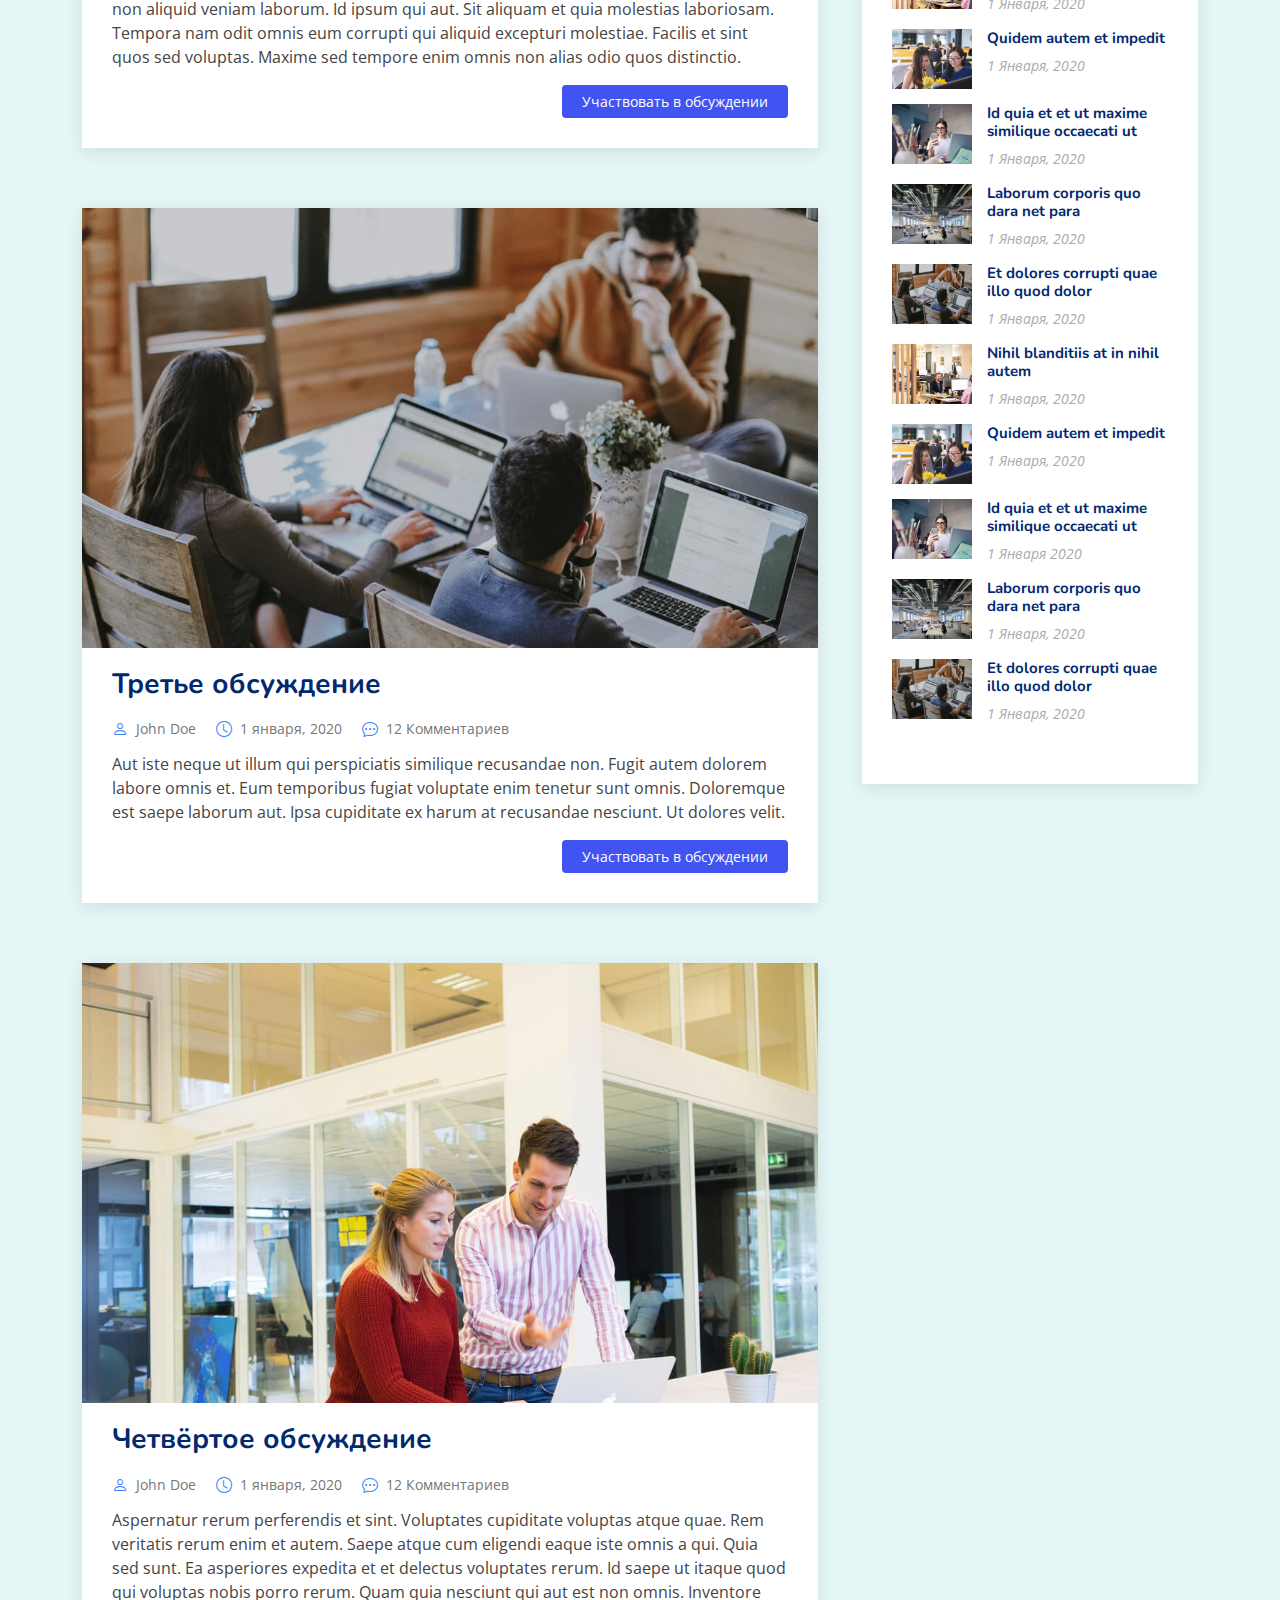
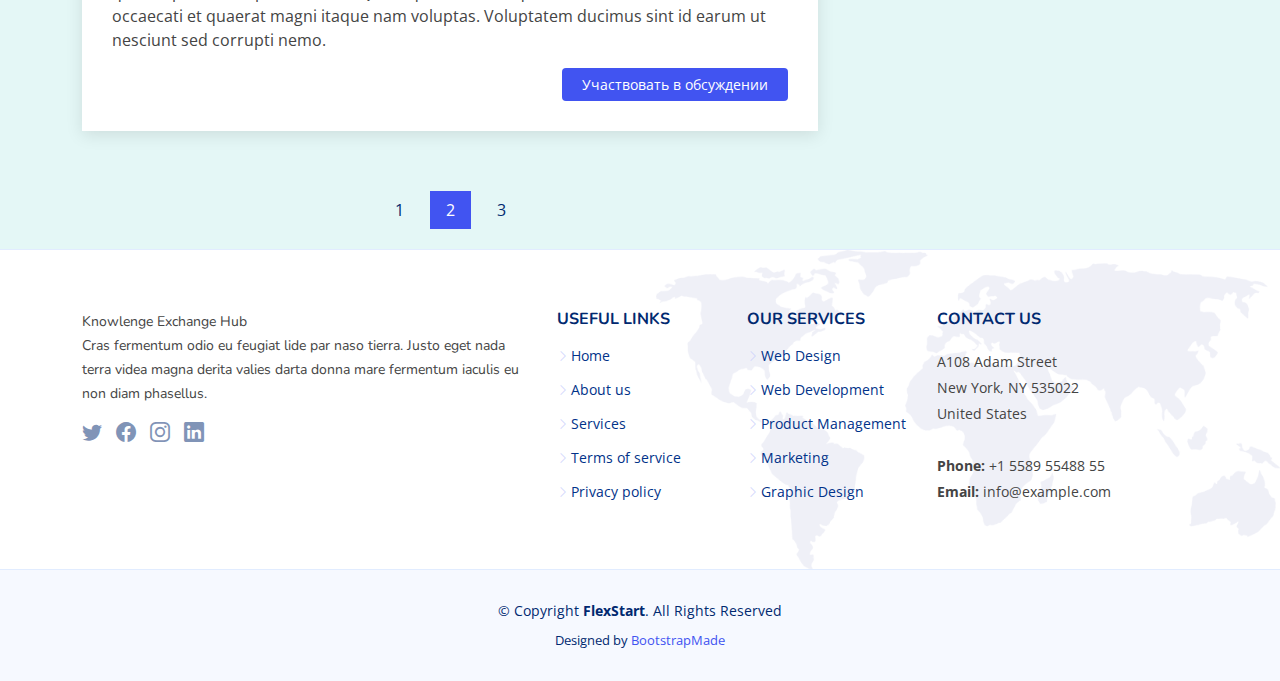
<file: blog.html>
<!DOCTYPE html>
<html lang="en">

<head>
  <meta charset="utf-8">
  <meta content="width=device-width, initial-scale=1.0" name="viewport">

  <title>Blog - FlexStart Bootstrap Template</title>
  <meta content="" name="description">
  <meta content="" name="keywords">

  <!-- Favicons -->
  <link href="assets/img/favicon.png" rel="icon">
  <link href="assets/img/apple-touch-icon.png" rel="apple-touch-icon">

  <!-- Google Fonts -->
  <link href="https://fonts.googleapis.com/css?family=Open+Sans:300,300i,400,400i,600,600i,700,700i|Nunito:300,300i,400,400i,600,600i,700,700i|Poppins:300,300i,400,400i,500,500i,600,600i,700,700i" rel="stylesheet">

  <!-- Vendor CSS Files -->
  <link href="assets/vendor/aos/aos.css" rel="stylesheet">
  <link href="assets/vendor/bootstrap/css/bootstrap.min.css" rel="stylesheet">
  <link href="assets/vendor/bootstrap-icons/bootstrap-icons.css" rel="stylesheet">
  <link href="assets/vendor/glightbox/css/glightbox.min.css" rel="stylesheet">
  <link href="assets/vendor/remixicon/remixicon.css" rel="stylesheet">
  <link href="assets/vendor/swiper/swiper-bundle.min.css" rel="stylesheet">

  <!-- Template Main CSS File -->
  <link href="assets/css/style.css" rel="stylesheet">

  <!-- =======================================================
  * Template Name: FlexStart
  * Updated: Sep 18 2023 with Bootstrap v5.3.2
  * Template URL: https://bootstrapmade.com/flexstart-bootstrap-startup-template/
  * Author: BootstrapMade.com
  * License: https://bootstrapmade.com/license/
  ======================================================== -->
</head>

<body style = "background: #95b5f0">

  <!-- ======= Header ======= -->
  <header id="header" class="header fixed-top">
    <div class="container-fluid container-xl d-flex align-items-center justify-content-between" style = "position: relative; bottom: 10px">

      <img src="assets/img/logo.png" alt="" class = "logotyp">
        <p class = "verhb" style = "placeholder: relative; right: 492px">Knowlenge<br>Exchange Hub</span>
      </a>

      <nav id="navbar" class="navbar">
        <ul>
          
          <li><a class="getstarted scrollto" href="blog-single.html">Личный кабинет</a></li>
        </ul>
        <i class="bi bi-list mobile-nav-toggle"></i>
      </nav><!-- .navbar -->

    </div>
  </header><!-- End Header -->

  <main id="main">

    <!-- ======= Breadcrumbs ======= -->
    <section class="breadcrumbs" style = "background: #033fad">
      <div class="container">

        <ol>
          <li><a class="nav-link scrollto " href="blog-single.html#moi">Мои материалы</a></li>
          <li><a href="blog-single.html#voprosy">Вопросы</a></li>
        </ol>
        <h2>Мои обсуждения</h2>
		
      </div>
	  
    </section><!-- End Breadcrumbs -->

    <!-- ======= Blog Section ======= -->
    <section id="blog" class="blog" style = "background: #e4f7f6">
      <div class="container" data-aos="fade-up">
		
        <div class="row">

          <div class="col-lg-8 entries">
			
            <article class="entry" style = "background: #fff">

              <div class="entry-img">
                <img src="assets/img/blog/blog-1.jpg" alt="" class="img-fluid">
              </div>

              <h2 class="entry-title">
                <a href="portfolio-details.html">Первое обсуждение</a>
              </h2>

              <div class="entry-meta">
                <ul>
                  <li class="d-flex align-items-center"><i class="bi bi-person"></i> <a href="blog-single.html">John Doe</a></li>
                  <li class="d-flex align-items-center"><i class="bi bi-clock"></i> <a href="blog-single.html"><time datetime="2020-01-01">1 января, 2020</time></a></li>
                  <li class="d-flex align-items-center"><i class="bi bi-chat-dots"></i> <a href="blog-single.html">12 Комментариев</a></li>
                </ul>
              </div>

              <div class="entry-content">
                <p>
                  Similique neque nam consequuntur ad non maxime aliquam quas. Quibusdam animi praesentium. Aliquam et laboriosam eius aut nostrum quidem aliquid dicta.
                  Et eveniet enim. Qui velit est ea dolorem doloremque deleniti aperiam unde soluta. Est cum et quod quos aut ut et sit sunt. Voluptate porro consequatur assumenda perferendis dolore.
                </p>
                <div class="read-more">
                  <a href="portfolio-details.html">Участвовать в обсуждении</a>
                </div>
              </div>

            </article><!-- End blog entry -->

            <article class="entry" style = "background: #fff">

              <div class="entry-img">
                <img src="assets/img/blog/blog-2.jpg" alt="" class="img-fluid">
              </div>

              <h2 class="entry-title">
                <a href="portfolio-details2.html">Второе обсуждение</a>
              </h2>

              <div class="entry-meta">
                <ul>
                  <li class="d-flex align-items-center"><i class="bi bi-person"></i> <a href="blog-single.html">John Doe</a></li>
                  <li class="d-flex align-items-center"><i class="bi bi-clock"></i> <a href="blog-single.html"><time datetime="2020-01-01">1 января, 2020</time></a></li>
                  <li class="d-flex align-items-center"><i class="bi bi-chat-dots"></i> <a href="blog-single.html">12 Комментариев</a></li>
                </ul>
              </div>

              <div class="entry-content">
                <p>
                  Incidunt voluptate sit temporibus aperiam. Quia vitae aut sint ullam quis illum voluptatum et. Quo libero rerum voluptatem pariatur nam.
                  Ad impedit qui officiis est in non aliquid veniam laborum. Id ipsum qui aut. Sit aliquam et quia molestias laboriosam. Tempora nam odit omnis eum corrupti qui aliquid excepturi molestiae. Facilis et sint quos sed voluptas. Maxime sed tempore enim omnis non alias odio quos distinctio.
                </p>
                <div class="read-more">
                  <a href="portfolio-details2.html">Участвовать в обсуждении</a>
                </div>
              </div>

            </article><!-- End blog entry -->

            <article class="entry" style = "background: #fff">

              <div class="entry-img">
                <img src="assets/img/blog/blog-3.jpg" alt="" class="img-fluid">
              </div>

              <h2 class="entry-title">
                <a href="portfolio-details3.html">Третье обсуждение</a>
              </h2>

              <div class="entry-meta">
                <ul>
                  <li class="d-flex align-items-center"><i class="bi bi-person"></i> <a href="blog-single.html">John Doe</a></li>
                  <li class="d-flex align-items-center"><i class="bi bi-clock"></i> <a href="blog-single.html"><time datetime="2020-01-01">1 января, 2020</time></a></li>
                  <li class="d-flex align-items-center"><i class="bi bi-chat-dots"></i> <a href="blog-single.html">12 Комментариев</a></li>
                </ul>
              </div>

              <div class="entry-content">
                <p>
                  Aut iste neque ut illum qui perspiciatis similique recusandae non. Fugit autem dolorem labore omnis et. Eum temporibus fugiat voluptate enim tenetur sunt omnis.
                  Doloremque est saepe laborum aut. Ipsa cupiditate ex harum at recusandae nesciunt. Ut dolores velit.
                </p>
                <div class="read-more">
                  <a href="portfolio-details3.html">Участвовать в обсуждении</a>
                </div>
              </div>

            </article><!-- End blog entry -->

            <article class="entry" style = "background: #fff">

              <div class="entry-img">
                <img src="assets/img/blog/blog-4.jpg" alt="" class="img-fluid">
              </div>

              <h2 class="entry-title">
                <a href="portfolio-details4.html">Четвёртое обсуждение</a>
              </h2>

              <div class="entry-meta">
                <ul>
                  <li class="d-flex align-items-center"><i class="bi bi-person"></i> <a href="blog-single.html">John Doe</a></li>
                  <li class="d-flex align-items-center"><i class="bi bi-clock"></i> <a href="blog-single.html"><time datetime="2020-01-01">1 января, 2020</time></a></li>
                  <li class="d-flex align-items-center"><i class="bi bi-chat-dots"></i> <a href="blog-single.html">12 Комментариев</a></li>
                </ul>
              </div>

              <div class="entry-content">
                <p>
                  Aspernatur rerum perferendis et sint. Voluptates cupiditate voluptas atque quae. Rem veritatis rerum enim et autem. Saepe atque cum eligendi eaque iste omnis a qui.
                  Quia sed sunt. Ea asperiores expedita et et delectus voluptates rerum. Id saepe ut itaque quod qui voluptas nobis porro rerum. Quam quia nesciunt qui aut est non omnis. Inventore occaecati et quaerat magni itaque nam voluptas. Voluptatem ducimus sint id earum ut nesciunt sed corrupti nemo.
                </p>
                <div class="read-more">
                  <a href="portfolio-details4.html">Участвовать в обсуждении</a>
                </div>
              </div>

            </article><!-- End blog entry -->

            <div class="blog-pagination">
              <ul class="justify-content-center">
                <li><a href="#">1</a></li>
                <li class="active"><a href="#">2</a></li>
                <li><a href="#">3</a></li>
              </ul>
            </div>

          </div><!-- End blog entries list -->

          <div class="col-lg-4">

            <div class="sidebar" style = "background: #fff">

              
              <div class="sidebar-item search-form">
                <form action="">
                  <input type="text" placeholder="Найти форум">
                  <button type="submit"><i class="bi bi-search"></i></button>
                </form>
              </div><!-- End sidebar search formn-->

              
              <div class="sidebar-item categories">
                
              </div><!-- End sidebar categories-->

              <h3 class="sidebar-title">Больше форумов</h3>
              <div class="sidebar-item recent-posts">
                <div class="post-item clearfix">
                  <img src="assets/img/blog/blog-recent-1.jpg" alt="">
                  <h4><a href="blog-single.html">Nihil blanditiis at in nihil autem</a></h4>
                  <time datetime="2020-01-01">1 Января, 2020</time>
                </div>

                <div class="post-item clearfix">
                  <img src="assets/img/blog/blog-recent-2.jpg" alt="">
                  <h4><a href="blog-single.html">Quidem autem et impedit</a></h4>
                  <time datetime="2020-01-01">1 Января, 2020</time>
                </div>

                <div class="post-item clearfix">
                  <img src="assets/img/blog/blog-recent-3.jpg" alt="">
                  <h4><a href="blog-single.html">Id quia et et ut maxime similique occaecati ut</a></h4>
                  <time datetime="2020-01-01">1 Января, 2020</time>
                </div>

                <div class="post-item clearfix">
                  <img src="assets/img/blog/blog-recent-4.jpg" alt="">
                  <h4><a href="blog-single.html">Laborum corporis quo dara net para</a></h4>
                  <time datetime="2020-01-01">1 Января, 2020</time>
                </div>

                <div class="post-item clearfix">
                  <img src="assets/img/blog/blog-recent-5.jpg" alt="">
                  <h4><a href="blog-single.html">Et dolores corrupti quae illo quod dolor</a></h4>
                  <time datetime="2020-01-01">1 Января, 2020</time>
                </div>
				
				<div class="post-item clearfix">
                  <img src="assets/img/blog/blog-recent-1.jpg" alt="">
                  <h4><a href="blog-single.html">Nihil blanditiis at in nihil autem</a></h4>
                  <time datetime="2020-01-01">1 Января, 2020</time>
                </div>

                <div class="post-item clearfix">
                  <img src="assets/img/blog/blog-recent-2.jpg" alt="">
                  <h4><a href="blog-single.html">Quidem autem et impedit</a></h4>
                  <time datetime="2020-01-01">1 Января, 2020</time>
                </div>

                <div class="post-item clearfix">
                  <img src="assets/img/blog/blog-recent-3.jpg" alt="">
                  <h4><a href="blog-single.html">Id quia et et ut maxime similique occaecati ut</a></h4>
                  <time datetime="2020-01-01">1 Января, 2020</time>
                </div>

                <div class="post-item clearfix">
                  <img src="assets/img/blog/blog-recent-4.jpg" alt="">
                  <h4><a href="blog-single.html">Laborum corporis quo dara net para</a></h4>
                  <time datetime="2020-01-01">1 Января, 2020</time>
                </div>

                <div class="post-item clearfix">
                  <img src="assets/img/blog/blog-recent-5.jpg" alt="">
                  <h4><a href="blog-single.html">Et dolores corrupti quae illo quod dolor</a></h4>
                  <time datetime="2020-01-01">1 Января, 2020</time>
                </div>
				
				<div class="post-item clearfix">
                  <img src="assets/img/blog/blog-recent-1.jpg" alt="">
                  <h4><a href="blog-single.html">Nihil blanditiis at in nihil autem</a></h4>
                  <time datetime="2020-01-01">1 Января, 2020</time>
                </div>

                <div class="post-item clearfix">
                  <img src="assets/img/blog/blog-recent-2.jpg" alt="">
                  <h4><a href="blog-single.html">Quidem autem et impedit</a></h4>
                  <time datetime="2020-01-01">1 Января, 2020</time>
                </div>

                <div class="post-item clearfix">
                  <img src="assets/img/blog/blog-recent-3.jpg" alt="">
                  <h4><a href="blog-single.html">Id quia et et ut maxime similique occaecati ut</a></h4>
                  <time datetime="2020-01-01">1 Января, 2020</time>
                </div>

                <div class="post-item clearfix">
                  <img src="assets/img/blog/blog-recent-4.jpg" alt="">
                  <h4><a href="blog-single.html">Laborum corporis quo dara net para</a></h4>
                  <time datetime="2020-01-01">1 Января, 2020</time>
                </div>

                <div class="post-item clearfix">
                  <img src="assets/img/blog/blog-recent-5.jpg" alt="">
                  <h4><a href="blog-single.html">Et dolores corrupti quae illo quod dolor</a></h4>
                  <time datetime="2020-01-01">1 Января, 2020</time>
                </div>
				
				<div class="post-item clearfix">
                  <img src="assets/img/blog/blog-recent-1.jpg" alt="">
                  <h4><a href="blog-single.html">Nihil blanditiis at in nihil autem</a></h4>
                  <time datetime="2020-01-01">1 Января, 2020</time>
                </div>

                <div class="post-item clearfix">
                  <img src="assets/img/blog/blog-recent-2.jpg" alt="">
                  <h4><a href="blog-single.html">Quidem autem et impedit</a></h4>
                  <time datetime="2020-01-01">1 Января, 2020</time>
                </div>

                <div class="post-item clearfix">
                  <img src="assets/img/blog/blog-recent-3.jpg" alt="">
                  <h4><a href="blog-single.html">Id quia et et ut maxime similique occaecati ut</a></h4>
                  <time datetime="2020-01-01">1 Января, 2020</time>
                </div>

                <div class="post-item clearfix">
                  <img src="assets/img/blog/blog-recent-4.jpg" alt="">
                  <h4><a href="blog-single.html">Laborum corporis quo dara net para</a></h4>
                  <time datetime="2020-01-01">1 Января, 2020</time>
                </div>

                <div class="post-item clearfix">
                  <img src="assets/img/blog/blog-recent-5.jpg" alt="">
                  <h4><a href="blog-single.html">Et dolores corrupti quae illo quod dolor</a></h4>
                  <time datetime="2020-01-01">1 Января, 2020</time>
                </div>
				
				<div class="post-item clearfix">
                  <img src="assets/img/blog/blog-recent-1.jpg" alt="">
                  <h4><a href="blog-single.html">Nihil blanditiis at in nihil autem</a></h4>
                  <time datetime="2020-01-01">1 Января, 2020</time>
                </div>

                <div class="post-item clearfix">
                  <img src="assets/img/blog/blog-recent-2.jpg" alt="">
                  <h4><a href="blog-single.html">Quidem autem et impedit</a></h4>
                  <time datetime="2020-01-01">1 Января, 2020</time>
                </div>

                <div class="post-item clearfix">
                  <img src="assets/img/blog/blog-recent-3.jpg" alt="">
                  <h4><a href="blog-single.html">Id quia et et ut maxime similique occaecati ut</a></h4>
                  <time datetime="2020-01-01">1 Января 2020</time>
                </div>

                <div class="post-item clearfix">
                  <img src="assets/img/blog/blog-recent-4.jpg" alt="">
                  <h4><a href="blog-single.html">Laborum corporis quo dara net para</a></h4>
                  <time datetime="2020-01-01">1 Января, 2020</time>
                </div>

                <div class="post-item clearfix">
                  <img src="assets/img/blog/blog-recent-5.jpg" alt="">
                  <h4><a href="blog-single.html">Et dolores corrupti quae illo quod dolor</a></h4>
                  <time datetime="2020-01-01">1 Января, 2020</time>
                </div>

              </div><!-- End sidebar recent posts-->

              

            </div><!-- End sidebar -->

          </div><!-- End blog sidebar -->

        </div>

      </div>
    </section><!-- End Blog Section -->

  </main><!-- End #main -->

  <!-- ======= Footer ======= -->
  <footer id="footer" class="footer">

    

    <div class="footer-top">
      <div class="container">
        <div class="row gy-4">
          <div class="col-lg-5 col-md-12 footer-info">
            <a>
              <p>Knowlenge Exchange Hub</p>
            </a>
            <p>Cras fermentum odio eu feugiat lide par naso tierra. Justo eget nada terra videa magna derita valies darta donna mare fermentum iaculis eu non diam phasellus.</p>
            <div class="social-links mt-3">
              <a href="#" class="twitter"><i class="bi bi-twitter"></i></a>
              <a href="#" class="facebook"><i class="bi bi-facebook"></i></a>
              <a href="#" class="instagram"><i class="bi bi-instagram"></i></a>
              <a href="#" class="linkedin"><i class="bi bi-linkedin"></i></a>
            </div>
          </div>

          <div class="col-lg-2 col-6 footer-links">
            <h4>Useful Links</h4>
            <ul>
              <li><i class="bi bi-chevron-right"></i> <a href="#">Home</a></li>
              <li><i class="bi bi-chevron-right"></i> <a href="#">About us</a></li>
              <li><i class="bi bi-chevron-right"></i> <a href="#">Services</a></li>
              <li><i class="bi bi-chevron-right"></i> <a href="#">Terms of service</a></li>
              <li><i class="bi bi-chevron-right"></i> <a href="#">Privacy policy</a></li>
            </ul>
          </div>

          <div class="col-lg-2 col-6 footer-links">
            <h4>Our Services</h4>
            <ul>
              <li><i class="bi bi-chevron-right"></i> <a href="#">Web Design</a></li>
              <li><i class="bi bi-chevron-right"></i> <a href="#">Web Development</a></li>
              <li><i class="bi bi-chevron-right"></i> <a href="#">Product Management</a></li>
              <li><i class="bi bi-chevron-right"></i> <a href="#">Marketing</a></li>
              <li><i class="bi bi-chevron-right"></i> <a href="#">Graphic Design</a></li>
            </ul>
          </div>

          <div class="col-lg-3 col-md-12 footer-contact text-center text-md-start">
            <h4>Contact Us</h4>
            <p>
              A108 Adam Street <br>
              New York, NY 535022<br>
              United States <br><br>
              <strong>Phone:</strong> +1 5589 55488 55<br>
              <strong>Email:</strong> info@example.com<br>
            </p>

          </div>

        </div>
      </div>
    </div>

    <div class="container">
      <div class="copyright">
        &copy; Copyright <strong><span>FlexStart</span></strong>. All Rights Reserved
      </div>
      <div class="credits">
        <!-- All the links in the footer should remain intact. -->
        <!-- You can delete the links only if you purchased the pro version. -->
        <!-- Licensing information: https://bootstrapmade.com/license/ -->
        <!-- Purchase the pro version with working PHP/AJAX contact form: https://bootstrapmade.com/flexstart-bootstrap-startup-template/ -->
        Designed by <a href="https://bootstrapmade.com/">BootstrapMade</a>
      </div>
    </div>
  </footer><!-- End Footer -->

  <a href="#" class="back-to-top d-flex align-items-center justify-content-center"><i class="bi bi-arrow-up-short"></i></a>

  <!-- Vendor JS Files -->
  <script src="assets/vendor/purecounter/purecounter_vanilla.js"></script>
  <script src="assets/vendor/aos/aos.js"></script>
  <script src="assets/vendor/bootstrap/js/bootstrap.bundle.min.js"></script>
  <script src="assets/vendor/glightbox/js/glightbox.min.js"></script>
  <script src="assets/vendor/isotope-layout/isotope.pkgd.min.js"></script>
  <script src="assets/vendor/swiper/swiper-bundle.min.js"></script>
  <script src="assets/vendor/php-email-form/validate.js"></script>

  <!-- Template Main JS File -->
  <script src="assets/js/main.js"></script>

</body>

</html>
</file>
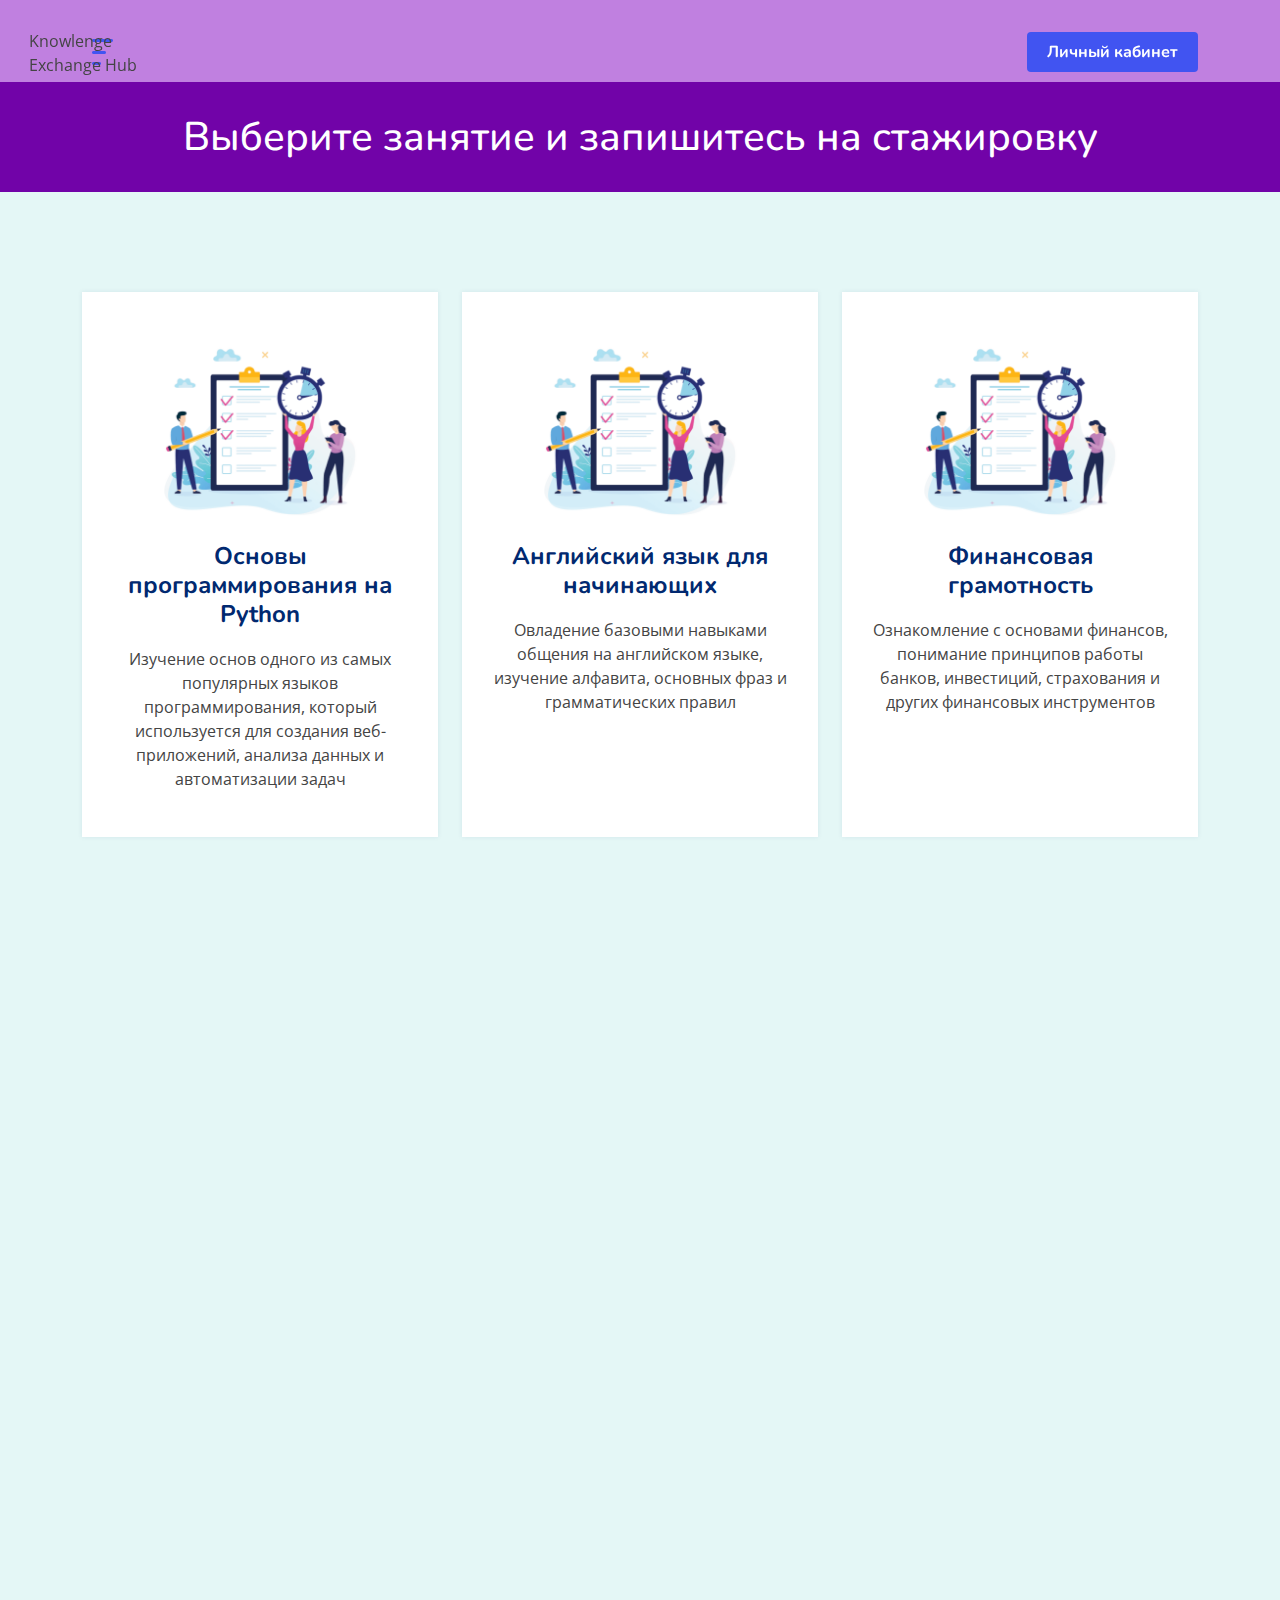
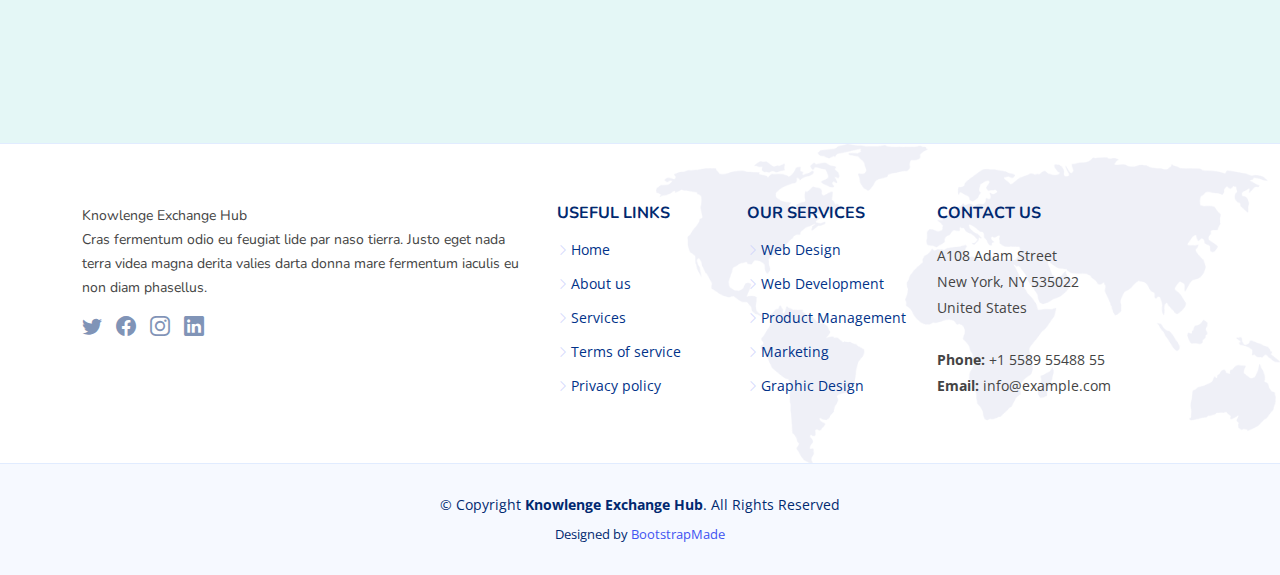
<file: inner-page.html>
<!DOCTYPE html>
<html lang="en">

<head>
  <meta charset="utf-8">
  <meta content="width=device-width, initial-scale=1.0" name="viewport">

  <title>Inner Page - FlexStart Bootstrap Template</title>
  <meta content="" name="description">
  <meta content="" name="keywords">

  <!-- Favicons -->
  <link href="assets/img/favicon.png" rel="icon">
  <link href="assets/img/apple-touch-icon.png" rel="apple-touch-icon">

  <!-- Google Fonts -->
  <link href="https://fonts.googleapis.com/css?family=Open+Sans:300,300i,400,400i,600,600i,700,700i|Nunito:300,300i,400,400i,600,600i,700,700i|Poppins:300,300i,400,400i,500,500i,600,600i,700,700i" rel="stylesheet">

  <!-- Vendor CSS Files -->
  <link href="assets/vendor/aos/aos.css" rel="stylesheet">
  <link href="assets/vendor/bootstrap/css/bootstrap.min.css" rel="stylesheet">
  <link href="assets/vendor/bootstrap-icons/bootstrap-icons.css" rel="stylesheet">
  <link href="assets/vendor/glightbox/css/glightbox.min.css" rel="stylesheet">
  <link href="assets/vendor/remixicon/remixicon.css" rel="stylesheet">
  <link href="assets/vendor/swiper/swiper-bundle.min.css" rel="stylesheet">

  <!-- Template Main CSS File -->
  <link href="assets/css/style.css" rel="stylesheet">

  <!-- =======================================================
  * Template Name: FlexStart
  * Updated: Sep 18 2023 with Bootstrap v5.3.2
  * Template URL: https://bootstrapmade.com/flexstart-bootstrap-startup-template/
  * Author: BootstrapMade.com
  * License: https://bootstrapmade.com/license/
  ======================================================== -->
</head>

<body style = "background: #c080e0">

  <!-- ======= Header ======= -->
  <header id="header" class="header fixed-top">
    <div class="container-fluid container-xl d-flex align-items-center justify-content-between">

        <img src="assets/img/logo.png" alt="" class = "logotyp">
        <p style = "position: relative; right: 472px; top: 9px">Knowlenge<br>Exchange Hub</span>
      </a>

      <nav id="navbar" class="navbar">
        <ul>
          <li><a class="getstarted scrollto" href="blog-single.html">Личный кабинет</a></li>
        </ul>
        <i class="bi bi-list mobile-nav-toggle"></i>
      </nav><!-- .navbar -->

    </div>
  </header><!-- End Header -->

  <main id="main">

    <!-- ======= Breadcrumbs ======= -->
    <section class="breadcrumbs" style = "background: #7103a8">
      <div class="container">
		<p></p>
		<p></p>
        <h1 style = "text-align: center"><p>Выберите занятие и запишитесь на стажировку</p></h1>
		<p></p>
		<p></p>
      </div>
    </section><!-- End Breadcrumbs -->

	<section id="values" class="values" style = "background: #e4f7f6">

      <div class="container" data-aos="fade-up">

        <header class="section-header">
          
        </header>

        <div class="row">

          <div class="col-lg-4" data-aos="fade-up" data-aos-delay="200">
            <div class="box" style = "background: #fff">
              <img src="assets/img/values-3.png" class="img-fluid" alt="">
              <h3>Основы программирования на Python</h3>
              <p>Изучение основ одного из самых популярных языков программирования, который используется для создания веб-приложений, анализа данных и автоматизации задач</p>
            </div>
          </div>

          <div class="col-lg-4 mt-4 mt-lg-0" data-aos="fade-up" data-aos-delay="400">
            <div class="box" style = "background: #fff">
              <img src="assets/img/values-3.png" class="img-fluid" alt="">
              <h3>Английский язык для начинающих</h3>
              <p>Овладение базовыми навыками общения на английском языке, изучение алфавита, основных фраз и грамматических правил</p>
            </div>
          </div>

          <div class="col-lg-4 mt-4 mt-lg-0" data-aos="fade-up" data-aos-delay="600">
            <div class="box" style = "background: #fff">
              <img src="assets/img/values-3.png" class="img-fluid" alt="">
              <h3>Финансовая грамотность</h3>
              <p>Ознакомление с основами финансов, понимание принципов работы банков, инвестиций, страхования и других финансовых инструментов</p>
            </div>
          </div>
		  
		  <div class="col-lg-4 mt-4 mt-lg-0" data-aos="fade-up" data-aos-delay="600">
            <div class="box" style = "background: #fff">
              <img src="assets/img/values-3.png" class="img-fluid" alt="">
              <h3>Основы веб-разработки</h3>
              <p>Изучение базовых понятий веб-технологий, таких как HTML, CSS и JavaScript, а также освоение основ создания сайтов и веб-приложений</p>
            </div>
          </div>
		  
		  <div class="col-lg-4 mt-4 mt-lg-0" data-aos="fade-up" data-aos-delay="600">
            <div class="box" style = "background: #fff">
              <img src="assets/img/values-3.png" class="img-fluid" alt="">
              <h3>Основы маркетинга и рекламы</h3>
              <p>Ознакомление с принципами маркетинга, рекламой и продвижением товаров и услуг, изучение стратегий привлечения клиентов и увеличения продаж</p>
            </div>
          </div>
		  
		  <div class="col-lg-4 mt-4 mt-lg-0" data-aos="fade-up" data-aos-delay="600">
            <div class="box" style = "background: #fff">
              <img src="assets/img/values-3.png" class="img-fluid" alt="">
              <h3>Основы дизайна интерьера</h3>
              <p>Овладение основами дизайна интерьеров, изучение принципов сочетания цветов, материалов и мебели, а также освоение навыков создания уютных и функциональных пространств</p>
            </div>
          </div>

        </div>

      </div>

    </section>
	
	<section id="blog" class="blog" style = "background: #e4f7f6">
      <div class="container" data-aos="fade-up">
		
        <div class="row">

          <div>
		    <article class="entry" style = "background: #fff">



              <h2 class="entry-title">
                <p>Стань наставником для других людей</p>
              </h2>


              <div class="entry-content">
                <p>
                  Активно проявляйте себя на форумах, отвечайте на вопросы. Таким образом вы поднимаете свой рейтинг, что позволит вам открыть возможность стать ментором в любой удобной для вас сфере, а также вы сможете создать своё занятие
                </p>
                <div class="read-more">
                  <a>Стать ментором</a>
                </div>
              </div>

            </article>
		  </div>
		</div>
	  </div>
	</section> 
  </main><!-- End #main -->

  <!-- ======= Footer ======= -->
  <footer id="footer" class="footer">



    <div class="footer-top">
      <div class="container">
        <div class="row gy-4">
          <div class="col-lg-5 col-md-12 footer-info">
            <a>
              <p>Knowlenge Exchange Hub</p>
            </a>
            <p>Cras fermentum odio eu feugiat lide par naso tierra. Justo eget nada terra videa magna derita valies darta donna mare fermentum iaculis eu non diam phasellus.</p>
            <div class="social-links mt-3">
              <a href="#" class="twitter"><i class="bi bi-twitter"></i></a>
              <a href="#" class="facebook"><i class="bi bi-facebook"></i></a>
              <a href="#" class="instagram"><i class="bi bi-instagram"></i></a>
              <a href="#" class="linkedin"><i class="bi bi-linkedin"></i></a>
            </div>
          </div>

          <div class="col-lg-2 col-6 footer-links">
            <h4>Useful Links</h4>
            <ul>
              <li><i class="bi bi-chevron-right"></i> <a href="#">Home</a></li>
              <li><i class="bi bi-chevron-right"></i> <a href="#">About us</a></li>
              <li><i class="bi bi-chevron-right"></i> <a href="#">Services</a></li>
              <li><i class="bi bi-chevron-right"></i> <a href="#">Terms of service</a></li>
              <li><i class="bi bi-chevron-right"></i> <a href="#">Privacy policy</a></li>
            </ul>
          </div>

          <div class="col-lg-2 col-6 footer-links">
            <h4>Our Services</h4>
            <ul>
              <li><i class="bi bi-chevron-right"></i> <a href="#">Web Design</a></li>
              <li><i class="bi bi-chevron-right"></i> <a href="#">Web Development</a></li>
              <li><i class="bi bi-chevron-right"></i> <a href="#">Product Management</a></li>
              <li><i class="bi bi-chevron-right"></i> <a href="#">Marketing</a></li>
              <li><i class="bi bi-chevron-right"></i> <a href="#">Graphic Design</a></li>
            </ul>
          </div>

          <div class="col-lg-3 col-md-12 footer-contact text-center text-md-start">
            <h4>Contact Us</h4>
            <p>
              A108 Adam Street <br>
              New York, NY 535022<br>
              United States <br><br>
              <strong>Phone:</strong> +1 5589 55488 55<br>
              <strong>Email:</strong> info@example.com<br>
            </p>

          </div>

        </div>
      </div>
    </div>

    <div class="container">
      <div class="copyright">
        &copy; Copyright <strong><span>Knowlenge Exchange Hub</span></strong>. All Rights Reserved
      </div>
      <div class="credits">
        <!-- All the links in the footer should remain intact. -->
        <!-- You can delete the links only if you purchased the pro version. -->
        <!-- Licensing information: https://bootstrapmade.com/license/ -->
        <!-- Purchase the pro version with working PHP/AJAX contact form: https://bootstrapmade.com/flexstart-bootstrap-startup-template/ -->
        Designed by <a href="https://bootstrapmade.com/">BootstrapMade</a>
      </div>
    </div>
  </footer><!-- End Footer -->

  <a href="#" class="back-to-top d-flex align-items-center justify-content-center"><i class="bi bi-arrow-up-short"></i></a>

  <!-- Vendor JS Files -->
  <script src="assets/vendor/purecounter/purecounter_vanilla.js"></script>
  <script src="assets/vendor/aos/aos.js"></script>
  <script src="assets/vendor/bootstrap/js/bootstrap.bundle.min.js"></script>
  <script src="assets/vendor/glightbox/js/glightbox.min.js"></script>
  <script src="assets/vendor/isotope-layout/isotope.pkgd.min.js"></script>
  <script src="assets/vendor/swiper/swiper-bundle.min.js"></script>
  <script src="assets/vendor/php-email-form/validate.js"></script>

  <!-- Template Main JS File -->
  <script src="assets/js/main.js"></script>

</body>

</html>
</file>
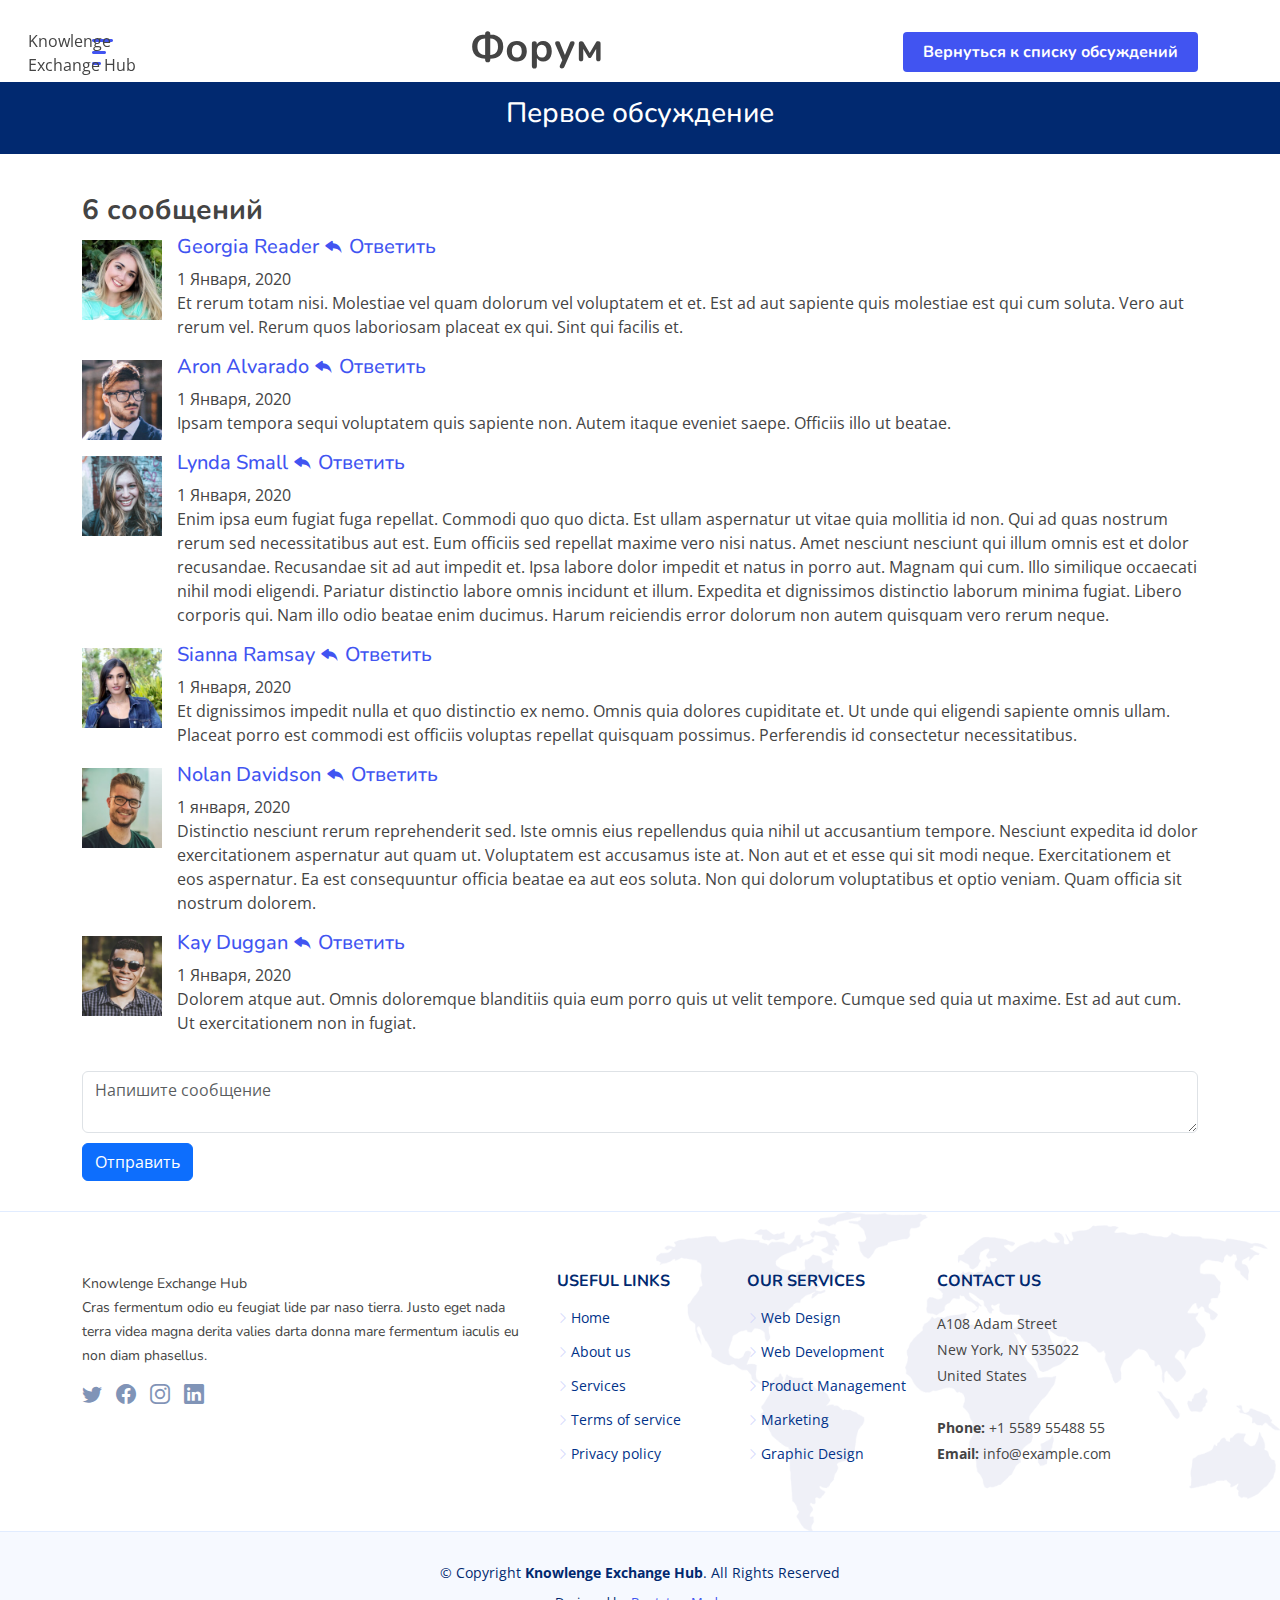
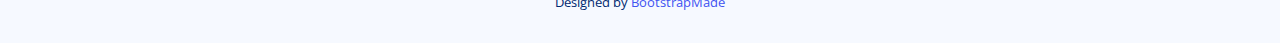
<file: portfolio-details.html>
<!DOCTYPE html>
<html lang="en">

<head>
  <meta charset="utf-8">
  <meta content="width=device-width, initial-scale=1.0" name="viewport">

  <title>Portfolio Details - FlexStart Bootstrap Template</title>
  <meta content="" name="description">
  <meta content="" name="keywords">

  <!-- Favicons -->
  <link href="assets/img/favicon.png" rel="icon">
  <link href="assets/img/apple-touch-icon.png" rel="apple-touch-icon">

  <!-- Google Fonts -->
  <link href="https://fonts.googleapis.com/css?family=Open+Sans:300,300i,400,400i,600,600i,700,700i|Nunito:300,300i,400,400i,600,600i,700,700i|Poppins:300,300i,400,400i,500,500i,600,600i,700,700i" rel="stylesheet">

  <!-- Vendor CSS Files -->
  <link href="assets/vendor/aos/aos.css" rel="stylesheet">
  <link href="assets/vendor/bootstrap/css/bootstrap.min.css" rel="stylesheet">
  <link href="assets/vendor/bootstrap-icons/bootstrap-icons.css" rel="stylesheet">
  <link href="assets/vendor/glightbox/css/glightbox.min.css" rel="stylesheet">
  <link href="assets/vendor/remixicon/remixicon.css" rel="stylesheet">
  <link href="assets/vendor/swiper/swiper-bundle.min.css" rel="stylesheet">

  <!-- Template Main CSS File -->
  <link href="assets/css/style.css" rel="stylesheet">

  <!-- =======================================================
  * Template Name: FlexStart
  * Updated: Sep 18 2023 with Bootstrap v5.3.2
  * Template URL: https://bootstrapmade.com/flexstart-bootstrap-startup-template/
  * Author: BootstrapMade.com
  * License: https://bootstrapmade.com/license/
  ======================================================== -->
</head>

<body>

  <!-- ======= Header ======= -->
  <header id="header" class="header fixed-top">
    <div class="container-fluid container-xl d-flex align-items-center justify-content-between">

      
        <img src="assets/img/logo.png" alt="" class = "logotyp">
        <p style = "position: relative; right: 345px; top: 9px">Knowlenge<br>Exchange Hub</span>
      </a>

      <nav id="navbar" class="navbar">
        <ul>
		  <li style = "position: relative; right: 270px;" ><h1><b>Форум</b></h1></li>
          <li><a class="getstarted scrollto" href="blog.html">Вернуться к списку обсуждений</a></li>
        </ul>
        <i class="bi bi-list mobile-nav-toggle"></i>
      </nav><!-- .navbar -->

    </div>
  </header><!-- End Header -->

  <main id="main">

    <!-- ======= Breadcrumbs ======= -->
    <section class="breadcrumbs">
      <div class="container">
        <h2  style = "text-align: center";>Первое обсуждение</h2>

      </div>
    </section><!-- End Breadcrumbs -->

    <!-- ======= Portfolio Details Section ======= -->
    <section id="portfolio-details" class="portfolio-details">
      <div class="container">

        <div class="row gy-4">

          <div class="blog-comments">

              <h3  id = "voprosy" class="comments-count"><b>6 сообщений</b></h3>
 
              <div id="comment-1" class="comment">
                <div class="d-flex">
                  <div class="comment-img"><img src="assets/img/blog/comments-1.jpg" alt="" style = "width: 80px; margin-right: 15px; margin-top: 5px" ></div>
                  <div>
                    <h5><a href="">Georgia Reader</a> <a href="#forma" class="reply"><i class="bi bi-reply-fill"></i> Ответить</a></h5>
                    <time datetime="2020-01-01">1 Января, 2020</time>
                    <p>
                      Et rerum totam nisi. Molestiae vel quam dolorum vel voluptatem et et. Est ad aut sapiente quis molestiae est qui cum soluta.
                      Vero aut rerum vel. Rerum quos laboriosam placeat ex qui. Sint qui facilis et.
                    </p>
                  </div>
                </div>
              </div><!-- End comment #1 -->

              <div id="comment-2" class="comment">
                <div class="d-flex">
                  <div class="comment-img"><img src="assets/img/blog/comments-2.jpg" alt="" style = "width: 80px; margin-right: 15px; margin-top: 5px"></div>
                  <div>
                    <h5><a href="">Aron Alvarado</a> <a href="#forma" class="reply"><i class="bi bi-reply-fill"></i> Ответить</a></h5>
                    <time datetime="2020-01-01">1 Января, 2020</time>
                    <p>
                      Ipsam tempora sequi voluptatem quis sapiente non. Autem itaque eveniet saepe. Officiis illo ut beatae.
                    </p>
                  </div>
                </div>

                <div id="comment-reply-1" class="comment comment-reply">
                  <div class="d-flex">
                    <div class="comment-img"><img src="assets/img/blog/comments-3.jpg" alt="" style = "width: 80px; margin-right: 15px; margin-top: 5px" ></div>
                    <div>
                      <h5><a href="">Lynda Small</a> <a href="#forma" class="reply"><i class="bi bi-reply-fill"></i> Ответить</a></h5>
                      <time datetime="2020-01-01">1 Января, 2020</time>
                      <p>
                        Enim ipsa eum fugiat fuga repellat. Commodi quo quo dicta. Est ullam aspernatur ut vitae quia mollitia id non. Qui ad quas nostrum rerum sed necessitatibus aut est. Eum officiis sed repellat maxime vero nisi natus. Amet nesciunt nesciunt qui illum omnis est et dolor recusandae.

                        Recusandae sit ad aut impedit et. Ipsa labore dolor impedit et natus in porro aut. Magnam qui cum. Illo similique occaecati nihil modi eligendi. Pariatur distinctio labore omnis incidunt et illum. Expedita et dignissimos distinctio laborum minima fugiat.

                        Libero corporis qui. Nam illo odio beatae enim ducimus. Harum reiciendis error dolorum non autem quisquam vero rerum neque.
                      </p>
                    </div>
                  </div>

                  <div id="comment-reply-2" class="comment comment-reply">
                    <div class="d-flex">
                      <div class="comment-img"><img src="assets/img/blog/comments-4.jpg" alt="" style = "width: 80px; margin-right: 15px; margin-top: 5px"></div>
                      <div>
                        <h5><a href="">Sianna Ramsay</a> <a href="#forma" class="reply"><i class="bi bi-reply-fill"></i> Ответить</a></h5>
                        <time datetime="2020-01-01">1 Января, 2020</time>
                        <p>
                          Et dignissimos impedit nulla et quo distinctio ex nemo. Omnis quia dolores cupiditate et. Ut unde qui eligendi sapiente omnis ullam. Placeat porro est commodi est officiis voluptas repellat quisquam possimus. Perferendis id consectetur necessitatibus.
                        </p>
                      </div>
                    </div>

                  </div><!-- End comment reply #2-->

                </div><!-- End comment reply #1-->

              </div><!-- End comment #2-->

              <div id="comment-3" class="comment">
                <div class="d-flex">
                  <div class="comment-img"><img src="assets/img/blog/comments-5.jpg" alt="" style = "width: 80px; margin-right: 15px; margin-top: 5px"></div>
                  <div>
                    <h5><a href="">Nolan Davidson</a> <a href="#forma" class="reply"><i class="bi bi-reply-fill"></i> Ответить</a></h5>
                    <time datetime="2020-01-01">1 января, 2020</time>
                    <p>
                      Distinctio nesciunt rerum reprehenderit sed. Iste omnis eius repellendus quia nihil ut accusantium tempore. Nesciunt expedita id dolor exercitationem aspernatur aut quam ut. Voluptatem est accusamus iste at.
                      Non aut et et esse qui sit modi neque. Exercitationem et eos aspernatur. Ea est consequuntur officia beatae ea aut eos soluta. Non qui dolorum voluptatibus et optio veniam. Quam officia sit nostrum dolorem.
                    </p>
                  </div>
                </div>

              </div><!-- End comment #3 -->

              <div id="comment-4" class="comment">
                <div class="d-flex">
                  <div class="comment-img"><img src="assets/img/blog/comments-6.jpg" alt="" style = "width: 80px; margin-right: 15px; margin-top: 5px"></div>
                  <div>
                    <h5><a href="">Kay Duggan</a> <a href="#forma" class="reply"><i class="bi bi-reply-fill"></i> Ответить</a></h5>
                    <time datetime="2020-01-01">1 Января, 2020</time>
                    <p>
                      Dolorem atque aut. Omnis doloremque blanditiis quia eum porro quis ut velit tempore. Cumque sed quia ut maxime. Est ad aut cum. Ut exercitationem non in fugiat.
                    </p>
                  </div>
                </div>

              </div><!-- End comment #4 -->
			  
              <div class="reply-form" style = "position: relative; top: 20px">
                
                <form action="" id = "forma">
                  
                  <div class="row">
                    
                  </div>
                  <div class="row">
                    <div class="col form-group">
                      <textarea name="comment" class="form-control" placeholder="Напишите сообщение"></textarea>
                    </div>
                  </div>
                  <button type="submit" class="btn btn-primary" style = "position: relative; top: 10px">Отправить</button>

                </form>

              </div>
				
            </div><!-- End blog comments -->

          
        </div>

      </div>
    </section><!-- End Portfolio Details Section -->

  </main><!-- End #main -->

  <!-- ======= Footer ======= -->
  <footer id="footer" class="footer">

 

    <div class="footer-top">
      <div class="container">
        <div class="row gy-4">
          <div class="col-lg-5 col-md-12 footer-info">
            <a>
              <p>Knowlenge Exchange Hub</p>
            </a>
            <p>Cras fermentum odio eu feugiat lide par naso tierra. Justo eget nada terra videa magna derita valies darta donna mare fermentum iaculis eu non diam phasellus.</p>
            <div class="social-links mt-3">
              <a href="#" class="twitter"><i class="bi bi-twitter"></i></a>
              <a href="#" class="facebook"><i class="bi bi-facebook"></i></a>
              <a href="#" class="instagram"><i class="bi bi-instagram"></i></a>
              <a href="#" class="linkedin"><i class="bi bi-linkedin"></i></a>
            </div>
          </div>

          <div class="col-lg-2 col-6 footer-links">
            <h4>Useful Links</h4>
            <ul>
              <li><i class="bi bi-chevron-right"></i> <a href="#">Home</a></li>
              <li><i class="bi bi-chevron-right"></i> <a href="#">About us</a></li>
              <li><i class="bi bi-chevron-right"></i> <a href="#">Services</a></li>
              <li><i class="bi bi-chevron-right"></i> <a href="#">Terms of service</a></li>
              <li><i class="bi bi-chevron-right"></i> <a href="#">Privacy policy</a></li>
            </ul>
          </div>

          <div class="col-lg-2 col-6 footer-links">
            <h4>Our Services</h4>
            <ul>
              <li><i class="bi bi-chevron-right"></i> <a href="#">Web Design</a></li>
              <li><i class="bi bi-chevron-right"></i> <a href="#">Web Development</a></li>
              <li><i class="bi bi-chevron-right"></i> <a href="#">Product Management</a></li>
              <li><i class="bi bi-chevron-right"></i> <a href="#">Marketing</a></li>
              <li><i class="bi bi-chevron-right"></i> <a href="#">Graphic Design</a></li>
            </ul>
          </div>

          <div class="col-lg-3 col-md-12 footer-contact text-center text-md-start">
            <h4>Contact Us</h4>
            <p>
              A108 Adam Street <br>
              New York, NY 535022<br>
              United States <br><br>
              <strong>Phone:</strong> +1 5589 55488 55<br>
              <strong>Email:</strong> info@example.com<br>
            </p>

          </div>

        </div>
      </div>
    </div>

    <div class="container">
      <div class="copyright">
        &copy; Copyright <strong><span>Knowlenge Exchange Hub</span></strong>. All Rights Reserved
      </div>
      <div class="credits">
        <!-- All the links in the footer should remain intact. -->
        <!-- You can delete the links only if you purchased the pro version. -->
        <!-- Licensing information: https://bootstrapmade.com/license/ -->
        <!-- Purchase the pro version with working PHP/AJAX contact form: https://bootstrapmade.com/flexstart-bootstrap-startup-template/ -->
        Designed by <a href="https://bootstrapmade.com/">BootstrapMade</a>
      </div>
    </div>
  </footer><!-- End Footer -->

  <a href="#" class="back-to-top d-flex align-items-center justify-content-center"><i class="bi bi-arrow-up-short"></i></a>

  <!-- Vendor JS Files -->
  <script src="assets/vendor/purecounter/purecounter_vanilla.js"></script>
  <script src="assets/vendor/aos/aos.js"></script>
  <script src="assets/vendor/bootstrap/js/bootstrap.bundle.min.js"></script>
  <script src="assets/vendor/glightbox/js/glightbox.min.js"></script>
  <script src="assets/vendor/isotope-layout/isotope.pkgd.min.js"></script>
  <script src="assets/vendor/swiper/swiper-bundle.min.js"></script>
  <script src="assets/vendor/php-email-form/validate.js"></script>

  <!-- Template Main JS File -->
  <script src="assets/js/main.js"></script>

</body>

</html>
</file>
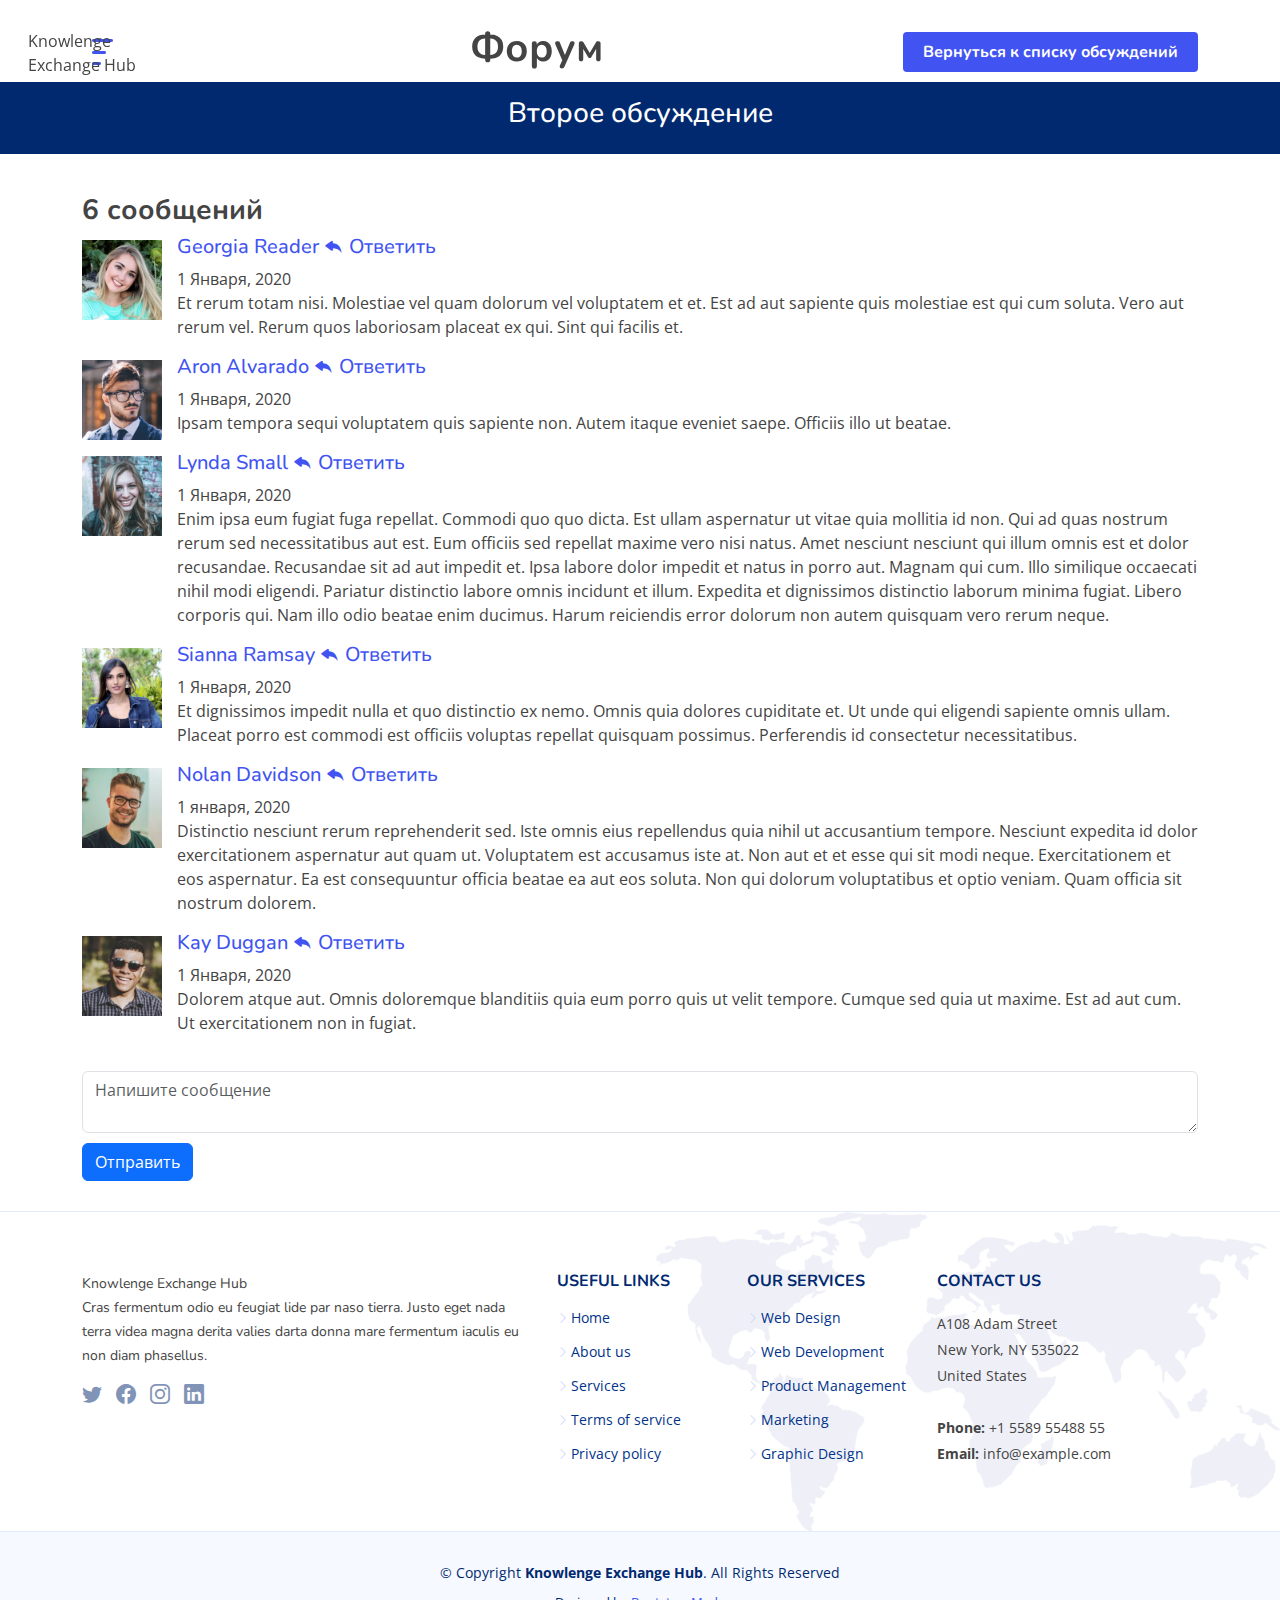
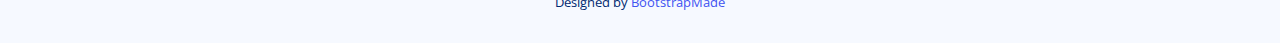
<file: portfolio-details2.html>
<!DOCTYPE html>
<html lang="en">

<head>
  <meta charset="utf-8">
  <meta content="width=device-width, initial-scale=1.0" name="viewport">

  <title>Portfolio Details - FlexStart Bootstrap Template</title>
  <meta content="" name="description">
  <meta content="" name="keywords">

  <!-- Favicons -->
  <link href="assets/img/favicon.png" rel="icon">
  <link href="assets/img/apple-touch-icon.png" rel="apple-touch-icon">

  <!-- Google Fonts -->
  <link href="https://fonts.googleapis.com/css?family=Open+Sans:300,300i,400,400i,600,600i,700,700i|Nunito:300,300i,400,400i,600,600i,700,700i|Poppins:300,300i,400,400i,500,500i,600,600i,700,700i" rel="stylesheet">

  <!-- Vendor CSS Files -->
  <link href="assets/vendor/aos/aos.css" rel="stylesheet">
  <link href="assets/vendor/bootstrap/css/bootstrap.min.css" rel="stylesheet">
  <link href="assets/vendor/bootstrap-icons/bootstrap-icons.css" rel="stylesheet">
  <link href="assets/vendor/glightbox/css/glightbox.min.css" rel="stylesheet">
  <link href="assets/vendor/remixicon/remixicon.css" rel="stylesheet">
  <link href="assets/vendor/swiper/swiper-bundle.min.css" rel="stylesheet">

  <!-- Template Main CSS File -->
  <link href="assets/css/style.css" rel="stylesheet">

  <!-- =======================================================
  * Template Name: FlexStart
  * Updated: Sep 18 2023 with Bootstrap v5.3.2
  * Template URL: https://bootstrapmade.com/flexstart-bootstrap-startup-template/
  * Author: BootstrapMade.com
  * License: https://bootstrapmade.com/license/
  ======================================================== -->
</head>

<body>

  <!-- ======= Header ======= -->
  <header id="header" class="header fixed-top">
    <div class="container-fluid container-xl d-flex align-items-center justify-content-between">

      
        <img src="assets/img/logo.png" alt="" class = "logotyp">
        <p style = "position: relative; right: 345px; top: 9px">Knowlenge<br>Exchange Hub</span>
      </a>

      <nav id="navbar" class="navbar">
        <ul>
		  <li style = "position: relative; right: 270px;" ><h1><b>Форум</b></h1></li>
          <li><a class="getstarted scrollto" href="blog.html">Вернуться к списку обсуждений</a></li>
        </ul>
        <i class="bi bi-list mobile-nav-toggle"></i>
      </nav><!-- .navbar -->

    </div>
  </header><!-- End Header -->

  <main id="main">

    <!-- ======= Breadcrumbs ======= -->
    <section class="breadcrumbs">
      <div class="container">
        <h2  style = "text-align: center";>Второе обсуждение</h2>

      </div>
    </section><!-- End Breadcrumbs -->

    <!-- ======= Portfolio Details Section ======= -->
    <section id="portfolio-details" class="portfolio-details">
      <div class="container">

        <div class="row gy-4">

          <div class="blog-comments">

              <h3  id = "voprosy" class="comments-count"><b>6 сообщений</b></h3>
 
              <div id="comment-1" class="comment">
                <div class="d-flex">
                  <div class="comment-img"><img src="assets/img/blog/comments-1.jpg" alt="" style = "width: 80px; margin-right: 15px; margin-top: 5px" ></div>
                  <div>
                    <h5><a href="">Georgia Reader</a> <a href="#forma" class="reply"><i class="bi bi-reply-fill"></i> Ответить</a></h5>
                    <time datetime="2020-01-01">1 Января, 2020</time>
                    <p>
                      Et rerum totam nisi. Molestiae vel quam dolorum vel voluptatem et et. Est ad aut sapiente quis molestiae est qui cum soluta.
                      Vero aut rerum vel. Rerum quos laboriosam placeat ex qui. Sint qui facilis et.
                    </p>
                  </div>
                </div>
              </div><!-- End comment #1 -->

              <div id="comment-2" class="comment">
                <div class="d-flex">
                  <div class="comment-img"><img src="assets/img/blog/comments-2.jpg" alt="" style = "width: 80px; margin-right: 15px; margin-top: 5px"></div>
                  <div>
                    <h5><a href="">Aron Alvarado</a> <a href="#forma" class="reply"><i class="bi bi-reply-fill"></i> Ответить</a></h5>
                    <time datetime="2020-01-01">1 Января, 2020</time>
                    <p>
                      Ipsam tempora sequi voluptatem quis sapiente non. Autem itaque eveniet saepe. Officiis illo ut beatae.
                    </p>
                  </div>
                </div>

                <div id="comment-reply-1" class="comment comment-reply">
                  <div class="d-flex">
                    <div class="comment-img"><img src="assets/img/blog/comments-3.jpg" alt="" style = "width: 80px; margin-right: 15px; margin-top: 5px" ></div>
                    <div>
                      <h5><a href="">Lynda Small</a> <a href="#forma" class="reply"><i class="bi bi-reply-fill"></i> Ответить</a></h5>
                      <time datetime="2020-01-01">1 Января, 2020</time>
                      <p>
                        Enim ipsa eum fugiat fuga repellat. Commodi quo quo dicta. Est ullam aspernatur ut vitae quia mollitia id non. Qui ad quas nostrum rerum sed necessitatibus aut est. Eum officiis sed repellat maxime vero nisi natus. Amet nesciunt nesciunt qui illum omnis est et dolor recusandae.

                        Recusandae sit ad aut impedit et. Ipsa labore dolor impedit et natus in porro aut. Magnam qui cum. Illo similique occaecati nihil modi eligendi. Pariatur distinctio labore omnis incidunt et illum. Expedita et dignissimos distinctio laborum minima fugiat.

                        Libero corporis qui. Nam illo odio beatae enim ducimus. Harum reiciendis error dolorum non autem quisquam vero rerum neque.
                      </p>
                    </div>
                  </div>

                  <div id="comment-reply-2" class="comment comment-reply">
                    <div class="d-flex">
                      <div class="comment-img"><img src="assets/img/blog/comments-4.jpg" alt="" style = "width: 80px; margin-right: 15px; margin-top: 5px"></div>
                      <div>
                        <h5><a href="">Sianna Ramsay</a> <a href="#forma" class="reply"><i class="bi bi-reply-fill"></i> Ответить</a></h5>
                        <time datetime="2020-01-01">1 Января, 2020</time>
                        <p>
                          Et dignissimos impedit nulla et quo distinctio ex nemo. Omnis quia dolores cupiditate et. Ut unde qui eligendi sapiente omnis ullam. Placeat porro est commodi est officiis voluptas repellat quisquam possimus. Perferendis id consectetur necessitatibus.
                        </p>
                      </div>
                    </div>

                  </div><!-- End comment reply #2-->

                </div><!-- End comment reply #1-->

              </div><!-- End comment #2-->

              <div id="comment-3" class="comment">
                <div class="d-flex">
                  <div class="comment-img"><img src="assets/img/blog/comments-5.jpg" alt="" style = "width: 80px; margin-right: 15px; margin-top: 5px"></div>
                  <div>
                    <h5><a href="">Nolan Davidson</a> <a href="#forma" class="reply"><i class="bi bi-reply-fill"></i> Ответить</a></h5>
                    <time datetime="2020-01-01">1 января, 2020</time>
                    <p>
                      Distinctio nesciunt rerum reprehenderit sed. Iste omnis eius repellendus quia nihil ut accusantium tempore. Nesciunt expedita id dolor exercitationem aspernatur aut quam ut. Voluptatem est accusamus iste at.
                      Non aut et et esse qui sit modi neque. Exercitationem et eos aspernatur. Ea est consequuntur officia beatae ea aut eos soluta. Non qui dolorum voluptatibus et optio veniam. Quam officia sit nostrum dolorem.
                    </p>
                  </div>
                </div>

              </div><!-- End comment #3 -->

              <div id="comment-4" class="comment">
                <div class="d-flex">
                  <div class="comment-img"><img src="assets/img/blog/comments-6.jpg" alt="" style = "width: 80px; margin-right: 15px; margin-top: 5px"></div>
                  <div>
                    <h5><a href="">Kay Duggan</a> <a href="#forma" class="reply"><i class="bi bi-reply-fill"></i> Ответить</a></h5>
                    <time datetime="2020-01-01">1 Января, 2020</time>
                    <p>
                      Dolorem atque aut. Omnis doloremque blanditiis quia eum porro quis ut velit tempore. Cumque sed quia ut maxime. Est ad aut cum. Ut exercitationem non in fugiat.
                    </p>
                  </div>
                </div>

              </div><!-- End comment #4 -->
			  
              <div class="reply-form" style = "position: relative; top: 20px">
                
                <form action="" id = "forma">
                  
                  <div class="row">
                    
                  </div>
                  <div class="row">
                    <div class="col form-group">
                      <textarea name="comment" class="form-control" placeholder="Напишите сообщение"></textarea>
                    </div>
                  </div>
                  <button type="submit" class="btn btn-primary" style = "position: relative; top: 10px">Отправить</button>

                </form>

              </div>
				
            </div><!-- End blog comments -->

          
        </div>

      </div>
    </section><!-- End Portfolio Details Section -->

  </main><!-- End #main -->

  <!-- ======= Footer ======= -->
  <footer id="footer" class="footer">

 

    <div class="footer-top">
      <div class="container">
        <div class="row gy-4">
          <div class="col-lg-5 col-md-12 footer-info">
            <a>
              <p>Knowlenge Exchange Hub</p>
            </a>
            <p>Cras fermentum odio eu feugiat lide par naso tierra. Justo eget nada terra videa magna derita valies darta donna mare fermentum iaculis eu non diam phasellus.</p>
            <div class="social-links mt-3">
              <a href="#" class="twitter"><i class="bi bi-twitter"></i></a>
              <a href="#" class="facebook"><i class="bi bi-facebook"></i></a>
              <a href="#" class="instagram"><i class="bi bi-instagram"></i></a>
              <a href="#" class="linkedin"><i class="bi bi-linkedin"></i></a>
            </div>
          </div>

          <div class="col-lg-2 col-6 footer-links">
            <h4>Useful Links</h4>
            <ul>
              <li><i class="bi bi-chevron-right"></i> <a href="#">Home</a></li>
              <li><i class="bi bi-chevron-right"></i> <a href="#">About us</a></li>
              <li><i class="bi bi-chevron-right"></i> <a href="#">Services</a></li>
              <li><i class="bi bi-chevron-right"></i> <a href="#">Terms of service</a></li>
              <li><i class="bi bi-chevron-right"></i> <a href="#">Privacy policy</a></li>
            </ul>
          </div>

          <div class="col-lg-2 col-6 footer-links">
            <h4>Our Services</h4>
            <ul>
              <li><i class="bi bi-chevron-right"></i> <a href="#">Web Design</a></li>
              <li><i class="bi bi-chevron-right"></i> <a href="#">Web Development</a></li>
              <li><i class="bi bi-chevron-right"></i> <a href="#">Product Management</a></li>
              <li><i class="bi bi-chevron-right"></i> <a href="#">Marketing</a></li>
              <li><i class="bi bi-chevron-right"></i> <a href="#">Graphic Design</a></li>
            </ul>
          </div>

          <div class="col-lg-3 col-md-12 footer-contact text-center text-md-start">
            <h4>Contact Us</h4>
            <p>
              A108 Adam Street <br>
              New York, NY 535022<br>
              United States <br><br>
              <strong>Phone:</strong> +1 5589 55488 55<br>
              <strong>Email:</strong> info@example.com<br>
            </p>

          </div>

        </div>
      </div>
    </div>

    <div class="container">
      <div class="copyright">
        &copy; Copyright <strong><span>Knowlenge Exchange Hub</span></strong>. All Rights Reserved
      </div>
      <div class="credits">
        <!-- All the links in the footer should remain intact. -->
        <!-- You can delete the links only if you purchased the pro version. -->
        <!-- Licensing information: https://bootstrapmade.com/license/ -->
        <!-- Purchase the pro version with working PHP/AJAX contact form: https://bootstrapmade.com/flexstart-bootstrap-startup-template/ -->
        Designed by <a href="https://bootstrapmade.com/">BootstrapMade</a>
      </div>
    </div>
  </footer><!-- End Footer -->

  <a href="#" class="back-to-top d-flex align-items-center justify-content-center"><i class="bi bi-arrow-up-short"></i></a>

  <!-- Vendor JS Files -->
  <script src="assets/vendor/purecounter/purecounter_vanilla.js"></script>
  <script src="assets/vendor/aos/aos.js"></script>
  <script src="assets/vendor/bootstrap/js/bootstrap.bundle.min.js"></script>
  <script src="assets/vendor/glightbox/js/glightbox.min.js"></script>
  <script src="assets/vendor/isotope-layout/isotope.pkgd.min.js"></script>
  <script src="assets/vendor/swiper/swiper-bundle.min.js"></script>
  <script src="assets/vendor/php-email-form/validate.js"></script>

  <!-- Template Main JS File -->
  <script src="assets/js/main.js"></script>

</body>

</html>
</file>
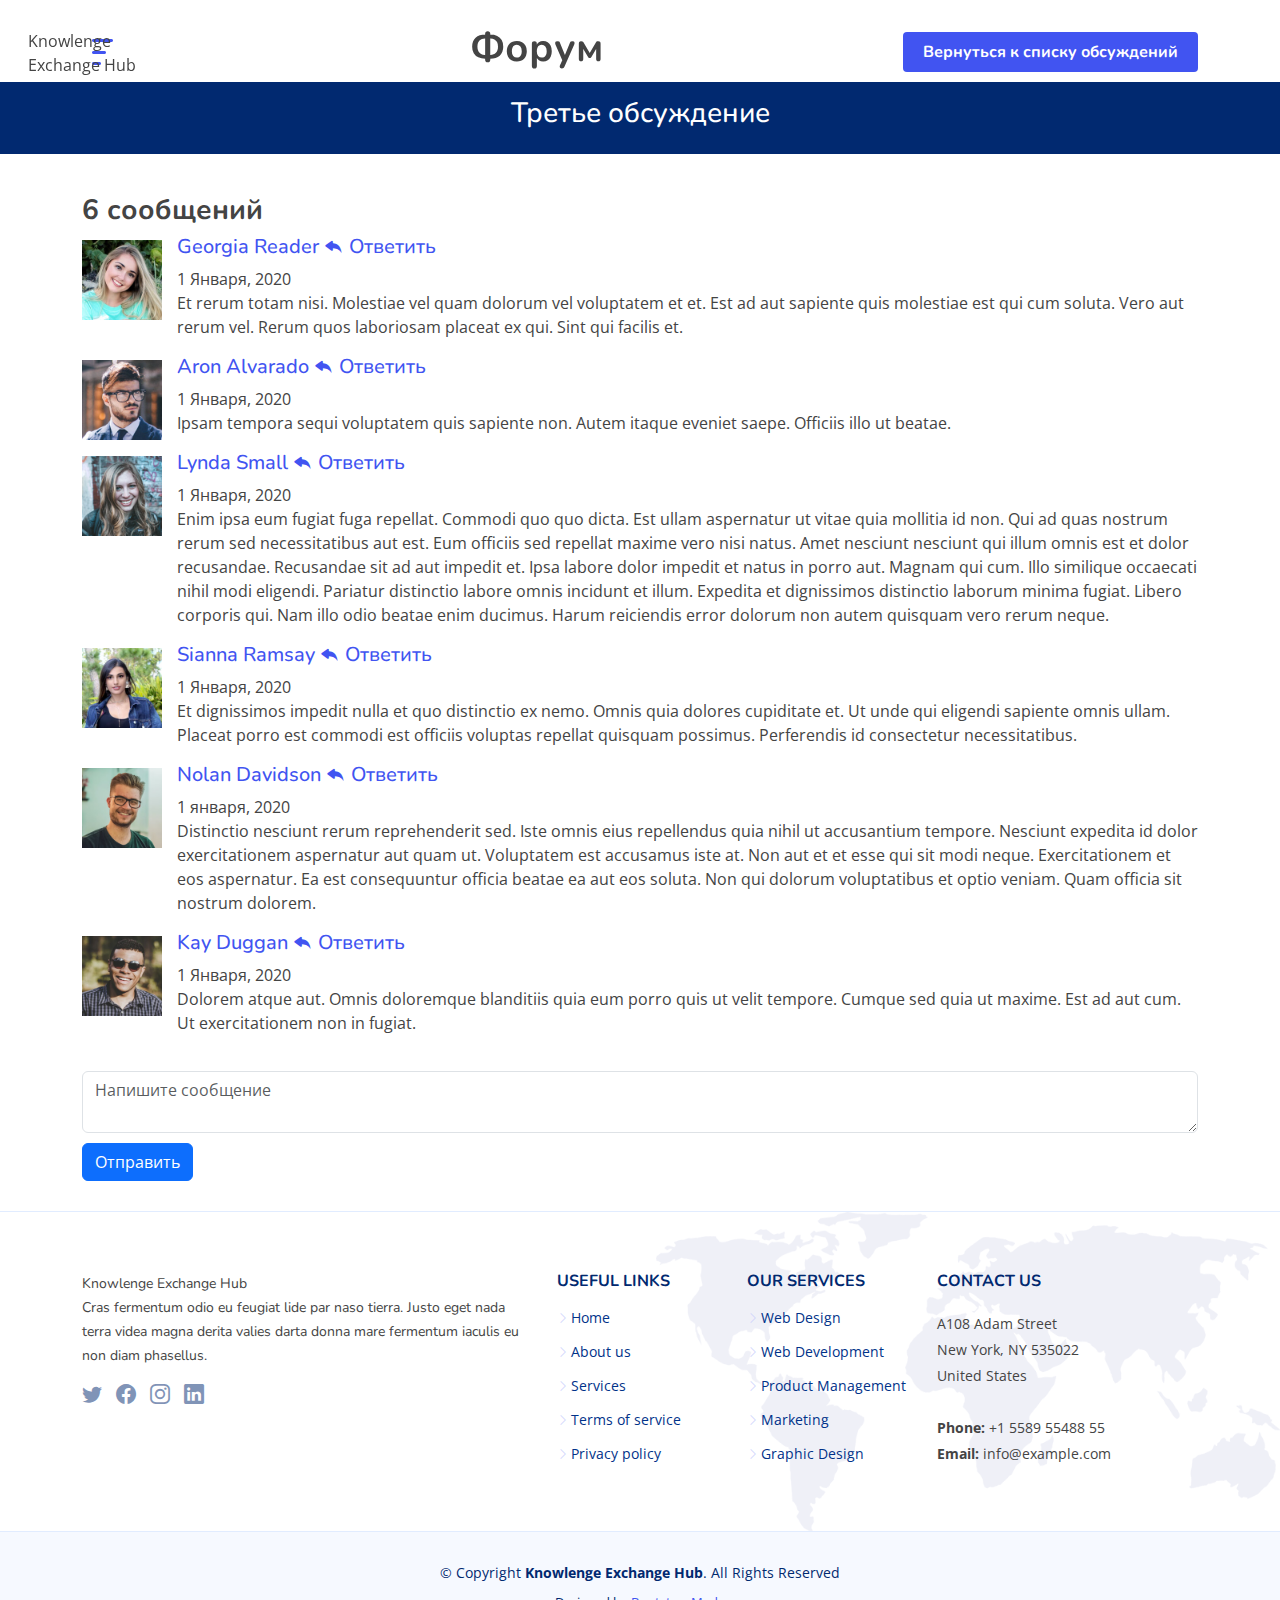
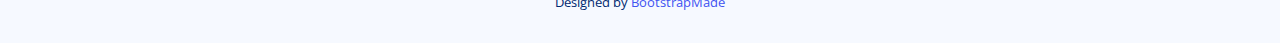
<file: portfolio-details3.html>
<!DOCTYPE html>
<html lang="en">

<head>
  <meta charset="utf-8">
  <meta content="width=device-width, initial-scale=1.0" name="viewport">

  <title>Portfolio Details - FlexStart Bootstrap Template</title>
  <meta content="" name="description">
  <meta content="" name="keywords">

  <!-- Favicons -->
  <link href="assets/img/favicon.png" rel="icon">
  <link href="assets/img/apple-touch-icon.png" rel="apple-touch-icon">

  <!-- Google Fonts -->
  <link href="https://fonts.googleapis.com/css?family=Open+Sans:300,300i,400,400i,600,600i,700,700i|Nunito:300,300i,400,400i,600,600i,700,700i|Poppins:300,300i,400,400i,500,500i,600,600i,700,700i" rel="stylesheet">

  <!-- Vendor CSS Files -->
  <link href="assets/vendor/aos/aos.css" rel="stylesheet">
  <link href="assets/vendor/bootstrap/css/bootstrap.min.css" rel="stylesheet">
  <link href="assets/vendor/bootstrap-icons/bootstrap-icons.css" rel="stylesheet">
  <link href="assets/vendor/glightbox/css/glightbox.min.css" rel="stylesheet">
  <link href="assets/vendor/remixicon/remixicon.css" rel="stylesheet">
  <link href="assets/vendor/swiper/swiper-bundle.min.css" rel="stylesheet">

  <!-- Template Main CSS File -->
  <link href="assets/css/style.css" rel="stylesheet">

  <!-- =======================================================
  * Template Name: FlexStart
  * Updated: Sep 18 2023 with Bootstrap v5.3.2
  * Template URL: https://bootstrapmade.com/flexstart-bootstrap-startup-template/
  * Author: BootstrapMade.com
  * License: https://bootstrapmade.com/license/
  ======================================================== -->
</head>

<body>

  <!-- ======= Header ======= -->
  <header id="header" class="header fixed-top">
    <div class="container-fluid container-xl d-flex align-items-center justify-content-between">

      
        <img src="assets/img/logo.png" alt="" class = "logotyp">
        <p style = "position: relative; right: 345px; top: 9px">Knowlenge<br>Exchange Hub</span>
      </a>

      <nav id="navbar" class="navbar">
        <ul>
		  <li style = "position: relative; right: 270px;" ><h1><b>Форум</b></h1></li>
          <li><a class="getstarted scrollto" href="blog.html">Вернуться к списку обсуждений</a></li>
        </ul>
        <i class="bi bi-list mobile-nav-toggle"></i>
      </nav><!-- .navbar -->

    </div>
  </header><!-- End Header -->

  <main id="main">

    <!-- ======= Breadcrumbs ======= -->
    <section class="breadcrumbs">
      <div class="container">
        <h2  style = "text-align: center";>Третье обсуждение</h2>

      </div>
    </section><!-- End Breadcrumbs -->

    <!-- ======= Portfolio Details Section ======= -->
    <section id="portfolio-details" class="portfolio-details">
      <div class="container">

        <div class="row gy-4">

          <div class="blog-comments">

              <h3  id = "voprosy" class="comments-count"><b>6 сообщений</b></h3>
 
              <div id="comment-1" class="comment">
                <div class="d-flex">
                  <div class="comment-img"><img src="assets/img/blog/comments-1.jpg" alt="" style = "width: 80px; margin-right: 15px; margin-top: 5px" ></div>
                  <div>
                    <h5><a href="">Georgia Reader</a> <a href="#forma" class="reply"><i class="bi bi-reply-fill"></i> Ответить</a></h5>
                    <time datetime="2020-01-01">1 Января, 2020</time>
                    <p>
                      Et rerum totam nisi. Molestiae vel quam dolorum vel voluptatem et et. Est ad aut sapiente quis molestiae est qui cum soluta.
                      Vero aut rerum vel. Rerum quos laboriosam placeat ex qui. Sint qui facilis et.
                    </p>
                  </div>
                </div>
              </div><!-- End comment #1 -->

              <div id="comment-2" class="comment">
                <div class="d-flex">
                  <div class="comment-img"><img src="assets/img/blog/comments-2.jpg" alt="" style = "width: 80px; margin-right: 15px; margin-top: 5px"></div>
                  <div>
                    <h5><a href="">Aron Alvarado</a> <a href="#forma" class="reply"><i class="bi bi-reply-fill"></i> Ответить</a></h5>
                    <time datetime="2020-01-01">1 Января, 2020</time>
                    <p>
                      Ipsam tempora sequi voluptatem quis sapiente non. Autem itaque eveniet saepe. Officiis illo ut beatae.
                    </p>
                  </div>
                </div>

                <div id="comment-reply-1" class="comment comment-reply">
                  <div class="d-flex">
                    <div class="comment-img"><img src="assets/img/blog/comments-3.jpg" alt="" style = "width: 80px; margin-right: 15px; margin-top: 5px" ></div>
                    <div>
                      <h5><a href="">Lynda Small</a> <a href="#forma" class="reply"><i class="bi bi-reply-fill"></i> Ответить</a></h5>
                      <time datetime="2020-01-01">1 Января, 2020</time>
                      <p>
                        Enim ipsa eum fugiat fuga repellat. Commodi quo quo dicta. Est ullam aspernatur ut vitae quia mollitia id non. Qui ad quas nostrum rerum sed necessitatibus aut est. Eum officiis sed repellat maxime vero nisi natus. Amet nesciunt nesciunt qui illum omnis est et dolor recusandae.

                        Recusandae sit ad aut impedit et. Ipsa labore dolor impedit et natus in porro aut. Magnam qui cum. Illo similique occaecati nihil modi eligendi. Pariatur distinctio labore omnis incidunt et illum. Expedita et dignissimos distinctio laborum minima fugiat.

                        Libero corporis qui. Nam illo odio beatae enim ducimus. Harum reiciendis error dolorum non autem quisquam vero rerum neque.
                      </p>
                    </div>
                  </div>

                  <div id="comment-reply-2" class="comment comment-reply">
                    <div class="d-flex">
                      <div class="comment-img"><img src="assets/img/blog/comments-4.jpg" alt="" style = "width: 80px; margin-right: 15px; margin-top: 5px"></div>
                      <div>
                        <h5><a href="">Sianna Ramsay</a> <a href="#forma" class="reply"><i class="bi bi-reply-fill"></i> Ответить</a></h5>
                        <time datetime="2020-01-01">1 Января, 2020</time>
                        <p>
                          Et dignissimos impedit nulla et quo distinctio ex nemo. Omnis quia dolores cupiditate et. Ut unde qui eligendi sapiente omnis ullam. Placeat porro est commodi est officiis voluptas repellat quisquam possimus. Perferendis id consectetur necessitatibus.
                        </p>
                      </div>
                    </div>

                  </div><!-- End comment reply #2-->

                </div><!-- End comment reply #1-->

              </div><!-- End comment #2-->

              <div id="comment-3" class="comment">
                <div class="d-flex">
                  <div class="comment-img"><img src="assets/img/blog/comments-5.jpg" alt="" style = "width: 80px; margin-right: 15px; margin-top: 5px"></div>
                  <div>
                    <h5><a href="">Nolan Davidson</a> <a href="#forma" class="reply"><i class="bi bi-reply-fill"></i> Ответить</a></h5>
                    <time datetime="2020-01-01">1 января, 2020</time>
                    <p>
                      Distinctio nesciunt rerum reprehenderit sed. Iste omnis eius repellendus quia nihil ut accusantium tempore. Nesciunt expedita id dolor exercitationem aspernatur aut quam ut. Voluptatem est accusamus iste at.
                      Non aut et et esse qui sit modi neque. Exercitationem et eos aspernatur. Ea est consequuntur officia beatae ea aut eos soluta. Non qui dolorum voluptatibus et optio veniam. Quam officia sit nostrum dolorem.
                    </p>
                  </div>
                </div>

              </div><!-- End comment #3 -->

              <div id="comment-4" class="comment">
                <div class="d-flex">
                  <div class="comment-img"><img src="assets/img/blog/comments-6.jpg" alt="" style = "width: 80px; margin-right: 15px; margin-top: 5px"></div>
                  <div>
                    <h5><a href="">Kay Duggan</a> <a href="#forma" class="reply"><i class="bi bi-reply-fill"></i> Ответить</a></h5>
                    <time datetime="2020-01-01">1 Января, 2020</time>
                    <p>
                      Dolorem atque aut. Omnis doloremque blanditiis quia eum porro quis ut velit tempore. Cumque sed quia ut maxime. Est ad aut cum. Ut exercitationem non in fugiat.
                    </p>
                  </div>
                </div>

              </div><!-- End comment #4 -->
			  
              <div class="reply-form" style = "position: relative; top: 20px">
                
                <form action="" id = "forma">
                  
                  <div class="row">
                    
                  </div>
                  <div class="row">
                    <div class="col form-group">
                      <textarea name="comment" class="form-control" placeholder="Напишите сообщение"></textarea>
                    </div>
                  </div>
                  <button type="submit" class="btn btn-primary" style = "position: relative; top: 10px">Отправить</button>

                </form>

              </div>
				
            </div><!-- End blog comments -->

          
        </div>

      </div>
    </section><!-- End Portfolio Details Section -->

  </main><!-- End #main -->

  <!-- ======= Footer ======= -->
  <footer id="footer" class="footer">

 

    <div class="footer-top">
      <div class="container">
        <div class="row gy-4">
          <div class="col-lg-5 col-md-12 footer-info">
            <a>
              <p>Knowlenge Exchange Hub</p>
            </a>
            <p>Cras fermentum odio eu feugiat lide par naso tierra. Justo eget nada terra videa magna derita valies darta donna mare fermentum iaculis eu non diam phasellus.</p>
            <div class="social-links mt-3">
              <a href="#" class="twitter"><i class="bi bi-twitter"></i></a>
              <a href="#" class="facebook"><i class="bi bi-facebook"></i></a>
              <a href="#" class="instagram"><i class="bi bi-instagram"></i></a>
              <a href="#" class="linkedin"><i class="bi bi-linkedin"></i></a>
            </div>
          </div>

          <div class="col-lg-2 col-6 footer-links">
            <h4>Useful Links</h4>
            <ul>
              <li><i class="bi bi-chevron-right"></i> <a href="#">Home</a></li>
              <li><i class="bi bi-chevron-right"></i> <a href="#">About us</a></li>
              <li><i class="bi bi-chevron-right"></i> <a href="#">Services</a></li>
              <li><i class="bi bi-chevron-right"></i> <a href="#">Terms of service</a></li>
              <li><i class="bi bi-chevron-right"></i> <a href="#">Privacy policy</a></li>
            </ul>
          </div>

          <div class="col-lg-2 col-6 footer-links">
            <h4>Our Services</h4>
            <ul>
              <li><i class="bi bi-chevron-right"></i> <a href="#">Web Design</a></li>
              <li><i class="bi bi-chevron-right"></i> <a href="#">Web Development</a></li>
              <li><i class="bi bi-chevron-right"></i> <a href="#">Product Management</a></li>
              <li><i class="bi bi-chevron-right"></i> <a href="#">Marketing</a></li>
              <li><i class="bi bi-chevron-right"></i> <a href="#">Graphic Design</a></li>
            </ul>
          </div>

          <div class="col-lg-3 col-md-12 footer-contact text-center text-md-start">
            <h4>Contact Us</h4>
            <p>
              A108 Adam Street <br>
              New York, NY 535022<br>
              United States <br><br>
              <strong>Phone:</strong> +1 5589 55488 55<br>
              <strong>Email:</strong> info@example.com<br>
            </p>

          </div>

        </div>
      </div>
    </div>

    <div class="container">
      <div class="copyright">
        &copy; Copyright <strong><span>Knowlenge Exchange Hub</span></strong>. All Rights Reserved
      </div>
      <div class="credits">
        <!-- All the links in the footer should remain intact. -->
        <!-- You can delete the links only if you purchased the pro version. -->
        <!-- Licensing information: https://bootstrapmade.com/license/ -->
        <!-- Purchase the pro version with working PHP/AJAX contact form: https://bootstrapmade.com/flexstart-bootstrap-startup-template/ -->
        Designed by <a href="https://bootstrapmade.com/">BootstrapMade</a>
      </div>
    </div>
  </footer><!-- End Footer -->

  <a href="#" class="back-to-top d-flex align-items-center justify-content-center"><i class="bi bi-arrow-up-short"></i></a>

  <!-- Vendor JS Files -->
  <script src="assets/vendor/purecounter/purecounter_vanilla.js"></script>
  <script src="assets/vendor/aos/aos.js"></script>
  <script src="assets/vendor/bootstrap/js/bootstrap.bundle.min.js"></script>
  <script src="assets/vendor/glightbox/js/glightbox.min.js"></script>
  <script src="assets/vendor/isotope-layout/isotope.pkgd.min.js"></script>
  <script src="assets/vendor/swiper/swiper-bundle.min.js"></script>
  <script src="assets/vendor/php-email-form/validate.js"></script>

  <!-- Template Main JS File -->
  <script src="assets/js/main.js"></script>

</body>

</html>
</file>
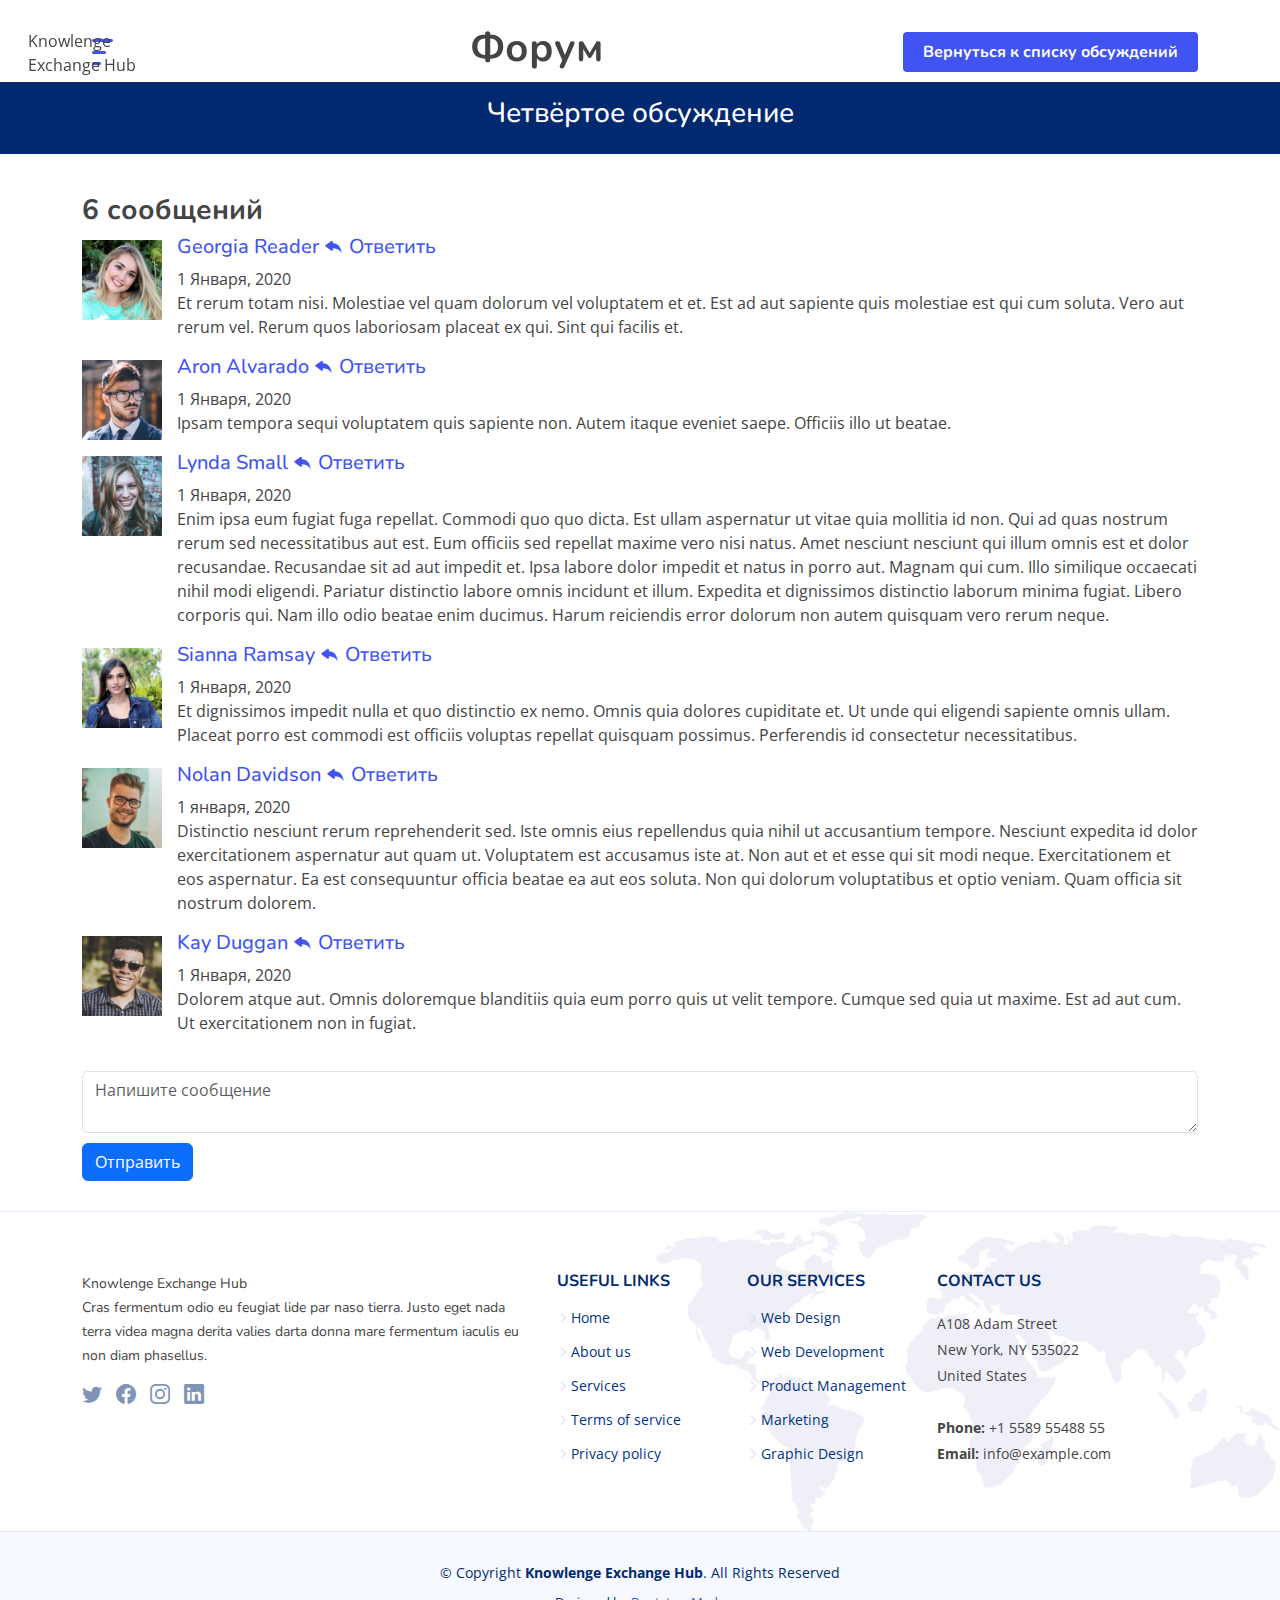
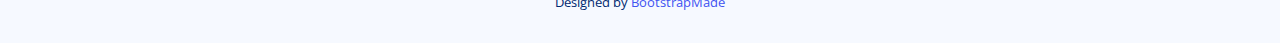
<file: portfolio-details4.html>
<!DOCTYPE html>
<html lang="en">

<head>
  <meta charset="utf-8">
  <meta content="width=device-width, initial-scale=1.0" name="viewport">

  <title>Portfolio Details - FlexStart Bootstrap Template</title>
  <meta content="" name="description">
  <meta content="" name="keywords">

  <!-- Favicons -->
  <link href="assets/img/favicon.png" rel="icon">
  <link href="assets/img/apple-touch-icon.png" rel="apple-touch-icon">

  <!-- Google Fonts -->
  <link href="https://fonts.googleapis.com/css?family=Open+Sans:300,300i,400,400i,600,600i,700,700i|Nunito:300,300i,400,400i,600,600i,700,700i|Poppins:300,300i,400,400i,500,500i,600,600i,700,700i" rel="stylesheet">

  <!-- Vendor CSS Files -->
  <link href="assets/vendor/aos/aos.css" rel="stylesheet">
  <link href="assets/vendor/bootstrap/css/bootstrap.min.css" rel="stylesheet">
  <link href="assets/vendor/bootstrap-icons/bootstrap-icons.css" rel="stylesheet">
  <link href="assets/vendor/glightbox/css/glightbox.min.css" rel="stylesheet">
  <link href="assets/vendor/remixicon/remixicon.css" rel="stylesheet">
  <link href="assets/vendor/swiper/swiper-bundle.min.css" rel="stylesheet">

  <!-- Template Main CSS File -->
  <link href="assets/css/style.css" rel="stylesheet">

  <!-- =======================================================
  * Template Name: FlexStart
  * Updated: Sep 18 2023 with Bootstrap v5.3.2
  * Template URL: https://bootstrapmade.com/flexstart-bootstrap-startup-template/
  * Author: BootstrapMade.com
  * License: https://bootstrapmade.com/license/
  ======================================================== -->
</head>

<body>

  <!-- ======= Header ======= -->
  <header id="header" class="header fixed-top">
    <div class="container-fluid container-xl d-flex align-items-center justify-content-between">

      
        <img src="assets/img/logo.png" alt="" class = "logotyp">
        <p style = "position: relative; right: 345px; top: 9px">Knowlenge<br>Exchange Hub</span>
      </a>

      <nav id="navbar" class="navbar">
        <ul>
		  <li style = "position: relative; right: 270px;" ><h1><b>Форум</b></h1></li>
          <li><a class="getstarted scrollto" href="blog.html">Вернуться к списку обсуждений</a></li>
        </ul>
        <i class="bi bi-list mobile-nav-toggle"></i>
      </nav><!-- .navbar -->

    </div>
  </header><!-- End Header -->

  <main id="main">

    <!-- ======= Breadcrumbs ======= -->
    <section class="breadcrumbs">
      <div class="container">
        <h2  style = "text-align: center";>Четвёртое обсуждение</h2>

      </div>
    </section><!-- End Breadcrumbs -->

    <!-- ======= Portfolio Details Section ======= -->
    <section id="portfolio-details" class="portfolio-details">
      <div class="container">

        <div class="row gy-4">

          <div class="blog-comments">

              <h3  id = "voprosy" class="comments-count"><b>6 сообщений</b></h3>
 
              <div id="comment-1" class="comment">
                <div class="d-flex">
                  <div class="comment-img"><img src="assets/img/blog/comments-1.jpg" alt="" style = "width: 80px; margin-right: 15px; margin-top: 5px" ></div>
                  <div>
                    <h5><a href="">Georgia Reader</a> <a href="#forma" class="reply"><i class="bi bi-reply-fill"></i> Ответить</a></h5>
                    <time datetime="2020-01-01">1 Января, 2020</time>
                    <p>
                      Et rerum totam nisi. Molestiae vel quam dolorum vel voluptatem et et. Est ad aut sapiente quis molestiae est qui cum soluta.
                      Vero aut rerum vel. Rerum quos laboriosam placeat ex qui. Sint qui facilis et.
                    </p>
                  </div>
                </div>
              </div><!-- End comment #1 -->

              <div id="comment-2" class="comment">
                <div class="d-flex">
                  <div class="comment-img"><img src="assets/img/blog/comments-2.jpg" alt="" style = "width: 80px; margin-right: 15px; margin-top: 5px"></div>
                  <div>
                    <h5><a href="">Aron Alvarado</a> <a href="#forma" class="reply"><i class="bi bi-reply-fill"></i> Ответить</a></h5>
                    <time datetime="2020-01-01">1 Января, 2020</time>
                    <p>
                      Ipsam tempora sequi voluptatem quis sapiente non. Autem itaque eveniet saepe. Officiis illo ut beatae.
                    </p>
                  </div>
                </div>

                <div id="comment-reply-1" class="comment comment-reply">
                  <div class="d-flex">
                    <div class="comment-img"><img src="assets/img/blog/comments-3.jpg" alt="" style = "width: 80px; margin-right: 15px; margin-top: 5px" ></div>
                    <div>
                      <h5><a href="">Lynda Small</a> <a href="#forma" class="reply"><i class="bi bi-reply-fill"></i> Ответить</a></h5>
                      <time datetime="2020-01-01">1 Января, 2020</time>
                      <p>
                        Enim ipsa eum fugiat fuga repellat. Commodi quo quo dicta. Est ullam aspernatur ut vitae quia mollitia id non. Qui ad quas nostrum rerum sed necessitatibus aut est. Eum officiis sed repellat maxime vero nisi natus. Amet nesciunt nesciunt qui illum omnis est et dolor recusandae.

                        Recusandae sit ad aut impedit et. Ipsa labore dolor impedit et natus in porro aut. Magnam qui cum. Illo similique occaecati nihil modi eligendi. Pariatur distinctio labore omnis incidunt et illum. Expedita et dignissimos distinctio laborum minima fugiat.

                        Libero corporis qui. Nam illo odio beatae enim ducimus. Harum reiciendis error dolorum non autem quisquam vero rerum neque.
                      </p>
                    </div>
                  </div>

                  <div id="comment-reply-2" class="comment comment-reply">
                    <div class="d-flex">
                      <div class="comment-img"><img src="assets/img/blog/comments-4.jpg" alt="" style = "width: 80px; margin-right: 15px; margin-top: 5px"></div>
                      <div>
                        <h5><a href="">Sianna Ramsay</a> <a href="#forma" class="reply"><i class="bi bi-reply-fill"></i> Ответить</a></h5>
                        <time datetime="2020-01-01">1 Января, 2020</time>
                        <p>
                          Et dignissimos impedit nulla et quo distinctio ex nemo. Omnis quia dolores cupiditate et. Ut unde qui eligendi sapiente omnis ullam. Placeat porro est commodi est officiis voluptas repellat quisquam possimus. Perferendis id consectetur necessitatibus.
                        </p>
                      </div>
                    </div>

                  </div><!-- End comment reply #2-->

                </div><!-- End comment reply #1-->

              </div><!-- End comment #2-->

              <div id="comment-3" class="comment">
                <div class="d-flex">
                  <div class="comment-img"><img src="assets/img/blog/comments-5.jpg" alt="" style = "width: 80px; margin-right: 15px; margin-top: 5px"></div>
                  <div>
                    <h5><a href="">Nolan Davidson</a> <a href="#forma" class="reply"><i class="bi bi-reply-fill"></i> Ответить</a></h5>
                    <time datetime="2020-01-01">1 января, 2020</time>
                    <p>
                      Distinctio nesciunt rerum reprehenderit sed. Iste omnis eius repellendus quia nihil ut accusantium tempore. Nesciunt expedita id dolor exercitationem aspernatur aut quam ut. Voluptatem est accusamus iste at.
                      Non aut et et esse qui sit modi neque. Exercitationem et eos aspernatur. Ea est consequuntur officia beatae ea aut eos soluta. Non qui dolorum voluptatibus et optio veniam. Quam officia sit nostrum dolorem.
                    </p>
                  </div>
                </div>

              </div><!-- End comment #3 -->

              <div id="comment-4" class="comment">
                <div class="d-flex">
                  <div class="comment-img"><img src="assets/img/blog/comments-6.jpg" alt="" style = "width: 80px; margin-right: 15px; margin-top: 5px"></div>
                  <div>
                    <h5><a href="">Kay Duggan</a> <a href="#forma" class="reply"><i class="bi bi-reply-fill"></i> Ответить</a></h5>
                    <time datetime="2020-01-01">1 Января, 2020</time>
                    <p>
                      Dolorem atque aut. Omnis doloremque blanditiis quia eum porro quis ut velit tempore. Cumque sed quia ut maxime. Est ad aut cum. Ut exercitationem non in fugiat.
                    </p>
                  </div>
                </div>

              </div><!-- End comment #4 -->
			  
              <div class="reply-form" style = "position: relative; top: 20px">
                
                <form action="" id = "forma">
                  
                  <div class="row">
                    
                  </div>
                  <div class="row">
                    <div class="col form-group">
                      <textarea name="comment" class="form-control" placeholder="Напишите сообщение"></textarea>
                    </div>
                  </div>
                  <button type="submit" class="btn btn-primary" style = "position: relative; top: 10px">Отправить</button>

                </form>

              </div>
				
            </div><!-- End blog comments -->

          
        </div>

      </div>
    </section><!-- End Portfolio Details Section -->

  </main><!-- End #main -->

  <!-- ======= Footer ======= -->
  <footer id="footer" class="footer">

 

    <div class="footer-top">
      <div class="container">
        <div class="row gy-4">
          <div class="col-lg-5 col-md-12 footer-info">
            <a>
              <p>Knowlenge Exchange Hub</p>
            </a>
            <p>Cras fermentum odio eu feugiat lide par naso tierra. Justo eget nada terra videa magna derita valies darta donna mare fermentum iaculis eu non diam phasellus.</p>
            <div class="social-links mt-3">
              <a href="#" class="twitter"><i class="bi bi-twitter"></i></a>
              <a href="#" class="facebook"><i class="bi bi-facebook"></i></a>
              <a href="#" class="instagram"><i class="bi bi-instagram"></i></a>
              <a href="#" class="linkedin"><i class="bi bi-linkedin"></i></a>
            </div>
          </div>

          <div class="col-lg-2 col-6 footer-links">
            <h4>Useful Links</h4>
            <ul>
              <li><i class="bi bi-chevron-right"></i> <a href="#">Home</a></li>
              <li><i class="bi bi-chevron-right"></i> <a href="#">About us</a></li>
              <li><i class="bi bi-chevron-right"></i> <a href="#">Services</a></li>
              <li><i class="bi bi-chevron-right"></i> <a href="#">Terms of service</a></li>
              <li><i class="bi bi-chevron-right"></i> <a href="#">Privacy policy</a></li>
            </ul>
          </div>

          <div class="col-lg-2 col-6 footer-links">
            <h4>Our Services</h4>
            <ul>
              <li><i class="bi bi-chevron-right"></i> <a href="#">Web Design</a></li>
              <li><i class="bi bi-chevron-right"></i> <a href="#">Web Development</a></li>
              <li><i class="bi bi-chevron-right"></i> <a href="#">Product Management</a></li>
              <li><i class="bi bi-chevron-right"></i> <a href="#">Marketing</a></li>
              <li><i class="bi bi-chevron-right"></i> <a href="#">Graphic Design</a></li>
            </ul>
          </div>

          <div class="col-lg-3 col-md-12 footer-contact text-center text-md-start">
            <h4>Contact Us</h4>
            <p>
              A108 Adam Street <br>
              New York, NY 535022<br>
              United States <br><br>
              <strong>Phone:</strong> +1 5589 55488 55<br>
              <strong>Email:</strong> info@example.com<br>
            </p>

          </div>

        </div>
      </div>
    </div>

    <div class="container">
      <div class="copyright">
        &copy; Copyright <strong><span>Knowlenge Exchange Hub</span></strong>. All Rights Reserved
      </div>
      <div class="credits">
        <!-- All the links in the footer should remain intact. -->
        <!-- You can delete the links only if you purchased the pro version. -->
        <!-- Licensing information: https://bootstrapmade.com/license/ -->
        <!-- Purchase the pro version with working PHP/AJAX contact form: https://bootstrapmade.com/flexstart-bootstrap-startup-template/ -->
        Designed by <a href="https://bootstrapmade.com/">BootstrapMade</a>
      </div>
    </div>
  </footer><!-- End Footer -->

  <a href="#" class="back-to-top d-flex align-items-center justify-content-center"><i class="bi bi-arrow-up-short"></i></a>

  <!-- Vendor JS Files -->
  <script src="assets/vendor/purecounter/purecounter_vanilla.js"></script>
  <script src="assets/vendor/aos/aos.js"></script>
  <script src="assets/vendor/bootstrap/js/bootstrap.bundle.min.js"></script>
  <script src="assets/vendor/glightbox/js/glightbox.min.js"></script>
  <script src="assets/vendor/isotope-layout/isotope.pkgd.min.js"></script>
  <script src="assets/vendor/swiper/swiper-bundle.min.js"></script>
  <script src="assets/vendor/php-email-form/validate.js"></script>

  <!-- Template Main JS File -->
  <script src="assets/js/main.js"></script>

</body>

</html>
</file>
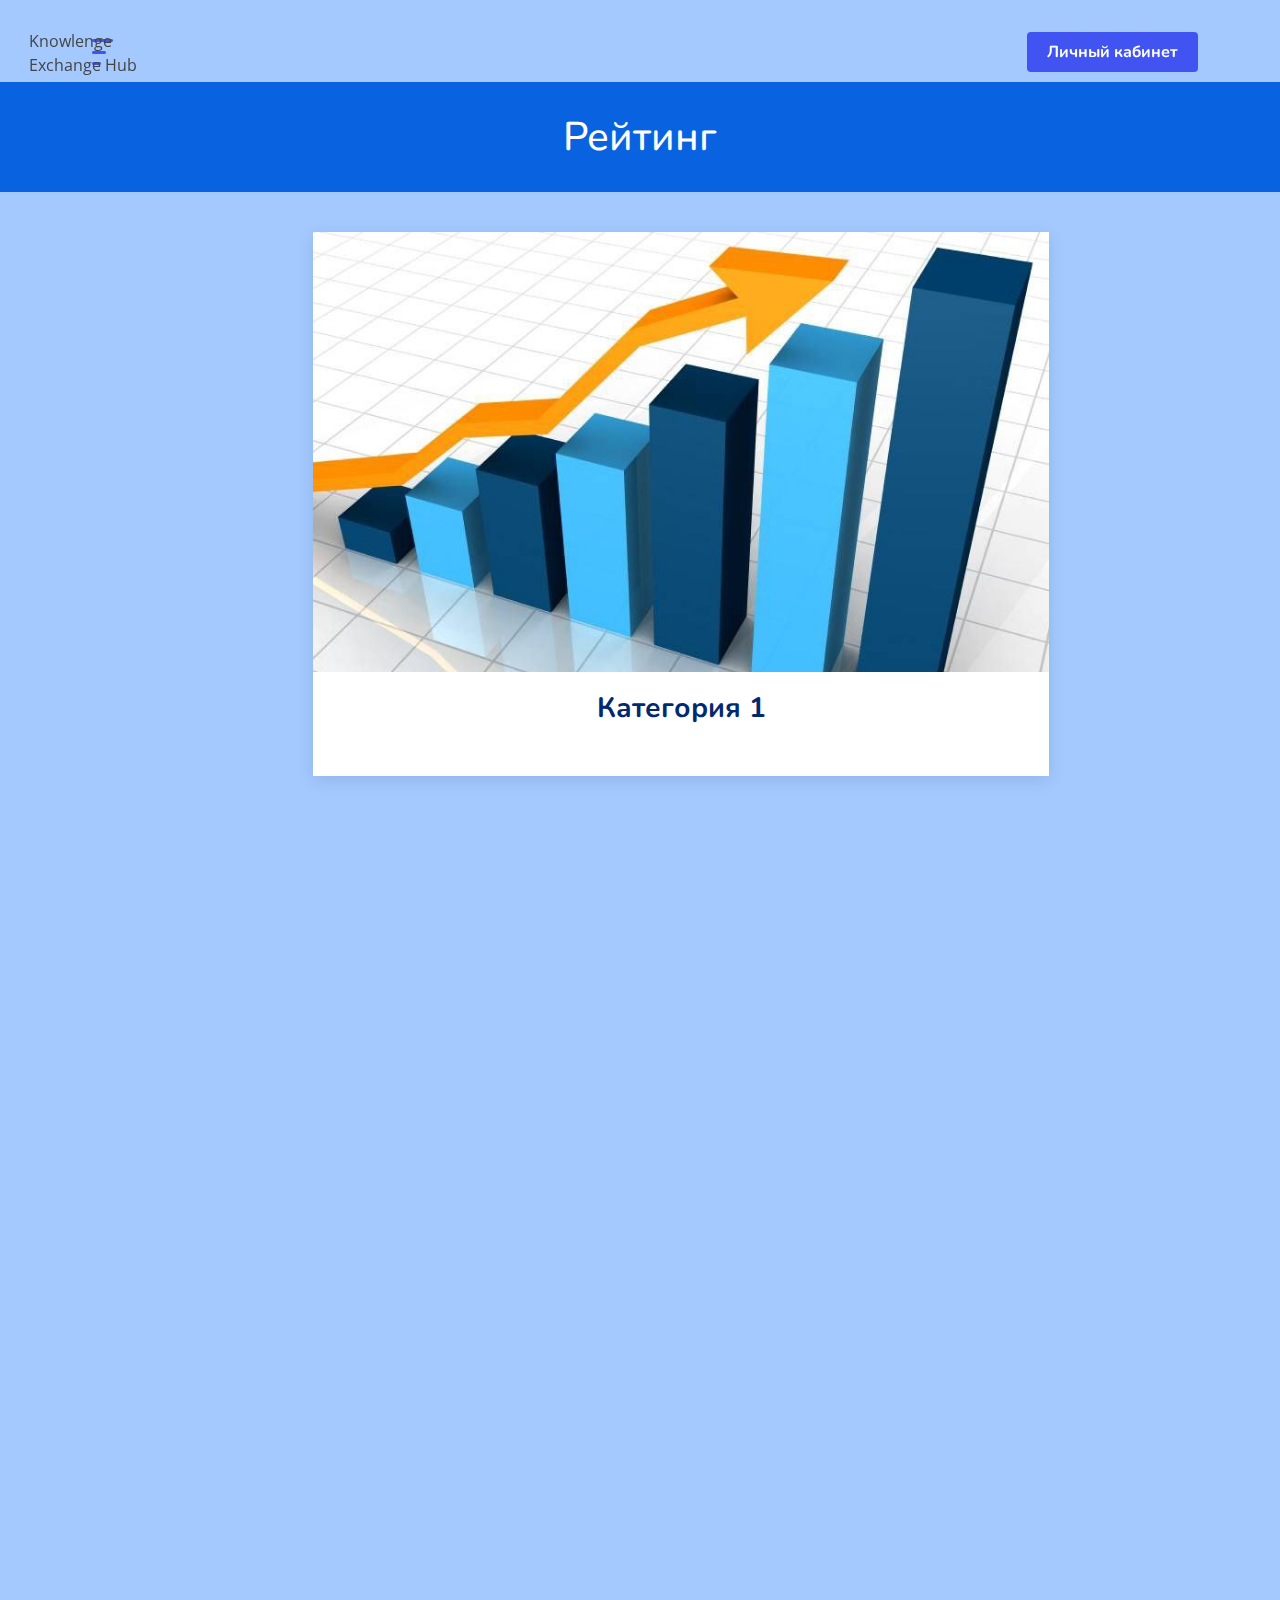
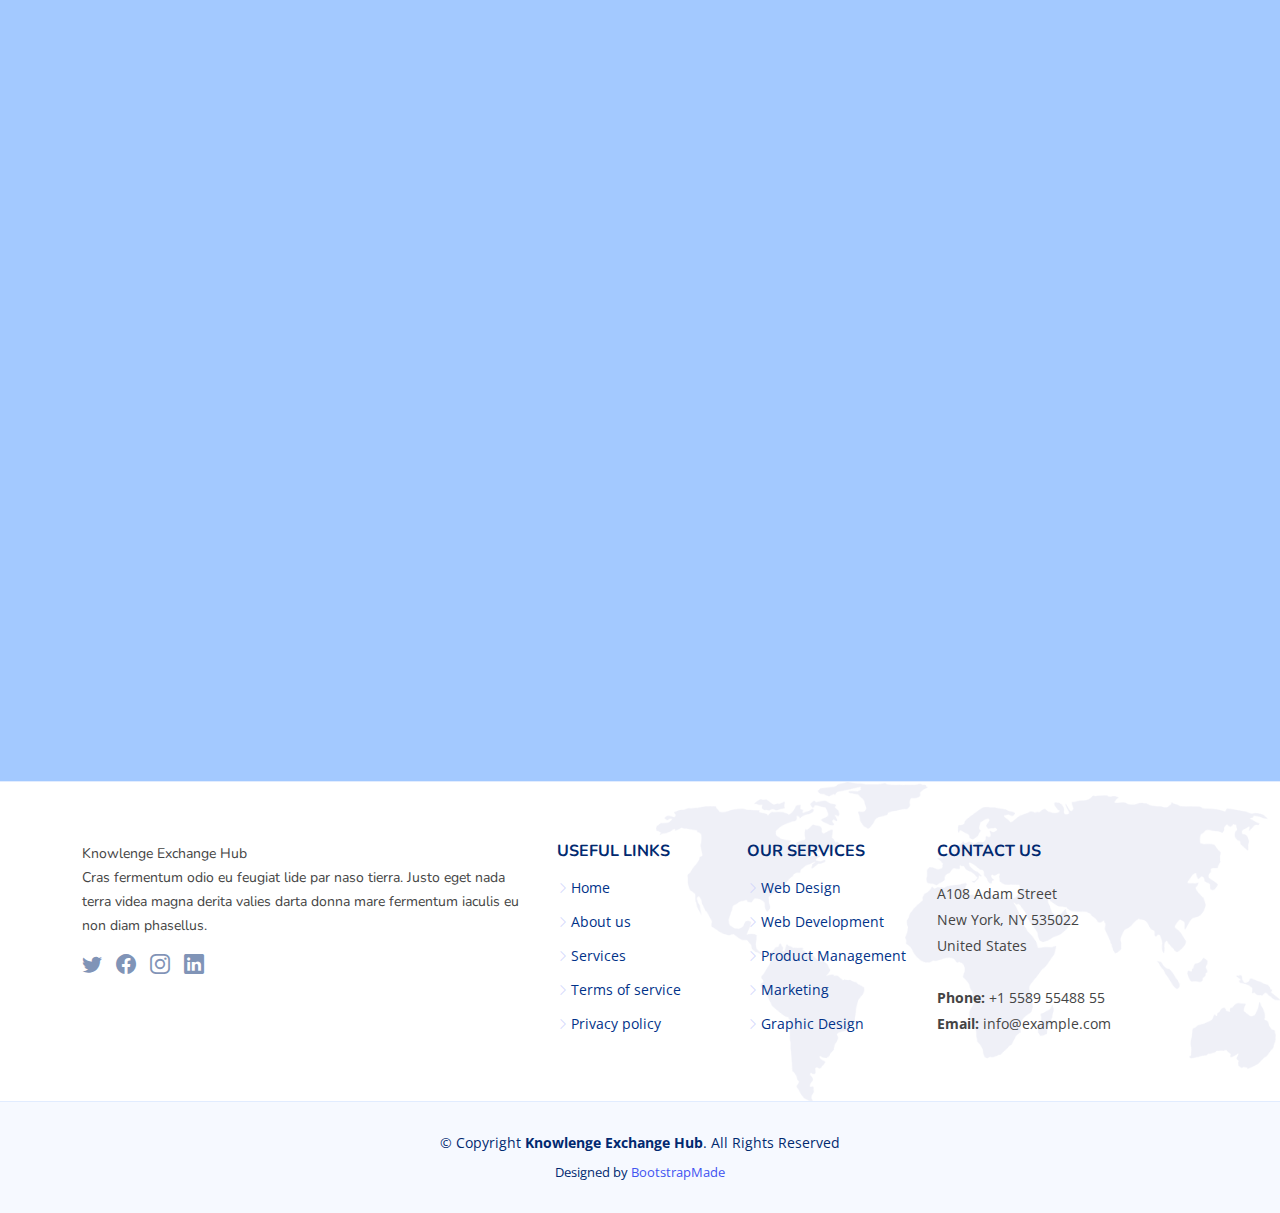
<file: reiting.html>
<!DOCTYPE html>
<html lang="en">

<head>
  <meta charset="utf-8">
  <meta content="width=device-width, initial-scale=1.0" name="viewport">

  <title>Inner Page - FlexStart Bootstrap Template</title>
  <meta content="" name="description">
  <meta content="" name="keywords">

  <!-- Favicons -->
  <link href="assets/img/favicon.png" rel="icon">
  <link href="assets/img/apple-touch-icon.png" rel="apple-touch-icon">

  <!-- Google Fonts -->
  <link href="https://fonts.googleapis.com/css?family=Open+Sans:300,300i,400,400i,600,600i,700,700i|Nunito:300,300i,400,400i,600,600i,700,700i|Poppins:300,300i,400,400i,500,500i,600,600i,700,700i" rel="stylesheet">

  <!-- Vendor CSS Files -->
  <link href="assets/vendor/aos/aos.css" rel="stylesheet">
  <link href="assets/vendor/bootstrap/css/bootstrap.min.css" rel="stylesheet">
  <link href="assets/vendor/bootstrap-icons/bootstrap-icons.css" rel="stylesheet">
  <link href="assets/vendor/glightbox/css/glightbox.min.css" rel="stylesheet">
  <link href="assets/vendor/remixicon/remixicon.css" rel="stylesheet">
  <link href="assets/vendor/swiper/swiper-bundle.min.css" rel="stylesheet">

  <!-- Template Main CSS File -->
  <link href="assets/css/style.css" rel="stylesheet">

  <!-- =======================================================
  * Template Name: FlexStart
  * Updated: Sep 18 2023 with Bootstrap v5.3.2
  * Template URL: https://bootstrapmade.com/flexstart-bootstrap-startup-template/
  * Author: BootstrapMade.com
  * License: https://bootstrapmade.com/license/
  ======================================================== -->
</head>

<body style = "background: #a3c9ff">

  <!-- ======= Header ======= -->
  <header id="header" class="header fixed-top">
    <div class="container-fluid container-xl d-flex align-items-center justify-content-between">

        <img src="assets/img/logo.png" alt="" class = "logotyp">
        <p style = "position: relative; right: 472px; top: 9px">Knowlenge<br>Exchange Hub</span>
      </a>

      <nav id="navbar" class="navbar">
        <ul>
          <li><a class="getstarted scrollto" href="blog-single.html">Личный кабинет</a></li>
        </ul>
        <i class="bi bi-list mobile-nav-toggle"></i>
      </nav><!-- .navbar -->

    </div>
  </header><!-- End Header -->

  <main id="main">

    <!-- ======= Breadcrumbs ======= -->
    <section class="breadcrumbs" style = "background: #0963e0">
      <div class="container">
		<p></p>
		<p></p>
        <h1 style = "text-align: center"><p>Рейтинг</p></h1>
		<p></p>
		<p></p>
      </div>
    </section><!-- End Breadcrumbs -->
	
	<section id="blog" class="blog">
		<div class="container" data-aos="fade-up"  style = "position: relative; left: 231px">
			
			<div class="row">

			  <div class="col-lg-8 entries">
				
				<article class="entry" style = "background: #fff">

				  <div class="entry-img">
					<img src="assets/img/reit.jpg" alt="" class="img-fluid" style = "width: 860px">
				  </div>

				  <h2 class="entry-title" Style = "text-align: center">
					<a href="portfolio-details.html">Категория 1</a>
				  </h2>

				</article>
			</div>
	</section>

	<section id="blog" class="blog">
			<div class="container" data-aos="fade-up"  style = "position: relative; left: 231px">
				
				<div class="row">

				  <div class="col-lg-8 entries">
					
					<article class="entry" style = "background: #fff">

					  <div class="entry-img">
						<img src="assets/img/reit3.jpg" alt="" class="img-fluid"  style = "width: 860px">
					  </div>

					  <h2 class="entry-title" Style = "text-align: center">
						<a href="portfolio-details.html">Категория 2</a>
					  </h2>

					</article>
				</div>
		</section>
		
		<section id="blog" class="blog">
		<div class="container" data-aos="fade-up"  style = "position: relative; left: 231px">
			
			<div class="row">

			  <div class="col-lg-8 entries">
				
				<article class="entry" style = "background: #fff">

				  <div class="entry-img">
					<img src="assets/img/reit4.jpg" alt="" class="img-fluid" style = "width: 860px">
				  </div>

				  <h2 class="entry-title" Style = "text-align: center">
					<a href="portfolio-details.html">Категория 3</a>
				  </h2>

				</article>
			</div>
	</section>
	
	<section id="blog" class="blog">
      <div class="container" data-aos="fade-up">
		
        <div class="row">

          <div>
		    <article class="entry"  style = "background: #fff">
	              <div class="entry-content">
                <p>
                  Активно проявляйте себя на форумах, отвечайте на вопросы. Таким образом вы поднимаете свой рейтинг, что позволит вам открыть возможность стать ментором в любой удобной для вас сфере, а также вы сможете создать своё занятие
                </p>
			</article>
		  </div>
		</div> 
	  </div>
	 </section>
			  
  </main><!-- End #main -->

  <!-- ======= Footer ======= -->
  <footer id="footer" class="footer">



    <div class="footer-top">
      <div class="container">
        <div class="row gy-4">
          <div class="col-lg-5 col-md-12 footer-info">
            <a>
              <p>Knowlenge Exchange Hub</p>
            </a>
            <p>Cras fermentum odio eu feugiat lide par naso tierra. Justo eget nada terra videa magna derita valies darta donna mare fermentum iaculis eu non diam phasellus.</p>
            <div class="social-links mt-3">
              <a href="#" class="twitter"><i class="bi bi-twitter"></i></a>
              <a href="#" class="facebook"><i class="bi bi-facebook"></i></a>
              <a href="#" class="instagram"><i class="bi bi-instagram"></i></a>
              <a href="#" class="linkedin"><i class="bi bi-linkedin"></i></a>
            </div>
          </div>

          <div class="col-lg-2 col-6 footer-links">
            <h4>Useful Links</h4>
            <ul>
              <li><i class="bi bi-chevron-right"></i> <a href="#">Home</a></li>
              <li><i class="bi bi-chevron-right"></i> <a href="#">About us</a></li>
              <li><i class="bi bi-chevron-right"></i> <a href="#">Services</a></li>
              <li><i class="bi bi-chevron-right"></i> <a href="#">Terms of service</a></li>
              <li><i class="bi bi-chevron-right"></i> <a href="#">Privacy policy</a></li>
            </ul>
          </div>

          <div class="col-lg-2 col-6 footer-links">
            <h4>Our Services</h4>
            <ul>
              <li><i class="bi bi-chevron-right"></i> <a href="#">Web Design</a></li>
              <li><i class="bi bi-chevron-right"></i> <a href="#">Web Development</a></li>
              <li><i class="bi bi-chevron-right"></i> <a href="#">Product Management</a></li>
              <li><i class="bi bi-chevron-right"></i> <a href="#">Marketing</a></li>
              <li><i class="bi bi-chevron-right"></i> <a href="#">Graphic Design</a></li>
            </ul>
          </div>

          <div class="col-lg-3 col-md-12 footer-contact text-center text-md-start">
            <h4>Contact Us</h4>
            <p>
              A108 Adam Street <br>
              New York, NY 535022<br>
              United States <br><br>
              <strong>Phone:</strong> +1 5589 55488 55<br>
              <strong>Email:</strong> info@example.com<br>
            </p>

          </div>

        </div>
      </div>
    </div>

    <div class="container">
      <div class="copyright">
        &copy; Copyright <strong><span>Knowlenge Exchange Hub</span></strong>. All Rights Reserved
      </div>
      <div class="credits">
        <!-- All the links in the footer should remain intact. -->
        <!-- You can delete the links only if you purchased the pro version. -->
        <!-- Licensing information: https://bootstrapmade.com/license/ -->
        <!-- Purchase the pro version with working PHP/AJAX contact form: https://bootstrapmade.com/flexstart-bootstrap-startup-template/ -->
        Designed by <a href="https://bootstrapmade.com/">BootstrapMade</a>
      </div>
    </div>
  </footer><!-- End Footer -->

  <a href="#" class="back-to-top d-flex align-items-center justify-content-center"><i class="bi bi-arrow-up-short"></i></a>

  <!-- Vendor JS Files -->
  <script src="assets/vendor/purecounter/purecounter_vanilla.js"></script>
  <script src="assets/vendor/aos/aos.js"></script>
  <script src="assets/vendor/bootstrap/js/bootstrap.bundle.min.js"></script>
  <script src="assets/vendor/glightbox/js/glightbox.min.js"></script>
  <script src="assets/vendor/isotope-layout/isotope.pkgd.min.js"></script>
  <script src="assets/vendor/swiper/swiper-bundle.min.js"></script>
  <script src="assets/vendor/php-email-form/validate.js"></script>

  <!-- Template Main JS File -->
  <script src="assets/js/main.js"></script>

</body>

</html>
</file>
<file: assets/css/style.css>
/**
* Template Name: FlexStart
* Updated: Sep 18 2023 with Bootstrap v5.3.2
* Template URL: https://bootstrapmade.com/flexstart-bootstrap-startup-template/
* Author: BootstrapMade.com
* License: https://bootstrapmade.com/license/
*/

/*--------------------------------------------------------------
# General
--------------------------------------------------------------*/
:root {
  scroll-behavior: smooth;
}

body {
  font-family: "Open Sans", sans-serif;
  color: #444444;
}

a {
  color: #4154f1;
  text-decoration: none;
}

a:hover {
  color: #717ff5;
  text-decoration: none;
}

h1,
h2,
h3,
h4,
h5,
h6 {
  font-family: "Nunito", sans-serif;
}

/*--------------------------------------------------------------
# Sections
--------------------------------------------------------------*/
section {
  padding: 60px 0;
  overflow: hidden;
}

.section-header {
  text-align: center;
  padding-bottom: 40px;
}

.section-header h2 {
  font-size: 13px;
  letter-spacing: 1px;
  font-weight: 700;
  margin: 0;
  color: #4154f1;
  text-transform: uppercase;
}

.section-header p {
  margin: 10px 0 0 0;
  padding: 0;
  font-size: 38px;
  line-height: 42px;
  font-weight: 700;
  color: #012970;
}

@media (max-width: 768px) {
  .section-header p {
    font-size: 28px;
    line-height: 32px;
  }
}

/*--------------------------------------------------------------
# Breadcrumbs
--------------------------------------------------------------*/
.breadcrumbs {
  padding: 15px 0;
  background: #012970;
  min-height: 40px;
  margin-top: 82px;
  color: #fff;
}

@media (max-width: 992px) {
  .breadcrumbs {
    margin-top: 57px;
  }
}

.breadcrumbs h2 {
  font-size: 28px;
  font-weight: 500;
}

.breadcrumbs ol {
  display: flex;
  flex-wrap: wrap;
  list-style: none;
  padding: 0 0 10px 0;
  margin: 0;
  font-size: 14px;
}

.breadcrumbs ol a {
  color: #fff;
  transition: 0.3s;
}

.breadcrumbs ol a:hover {
  text-decoration: underline;
}

.breadcrumbs ol li+li {
  padding-left: 10px;
}

.breadcrumbs ol li+li::before {
  display: inline-block;
  padding-right: 10px;
  color: #8894f6;
  content: "/";
}

/*--------------------------------------------------------------
# Back to top button
--------------------------------------------------------------*/
.back-to-top {
  position: fixed;
  visibility: hidden;
  opacity: 0;
  right: 15px;
  bottom: 15px;
  z-index: 99999;
  background: #4154f1;
  width: 40px;
  height: 40px;
  border-radius: 4px;
  transition: all 0.4s;
}

.back-to-top i {
  font-size: 24px;
  color: #fff;
  line-height: 0;
}

.back-to-top:hover {
  background: #6776f4;
  color: #fff;
}

.back-to-top.active {
  visibility: visible;
  opacity: 1;
}

/*--------------------------------------------------------------
# Disable aos animation delay on mobile devices
--------------------------------------------------------------*/
@media screen and (max-width: 768px) {
  [data-aos-delay] {
    transition-delay: 0 !important;
  }
}

/*--------------------------------------------------------------
# Header
--------------------------------------------------------------*/
.header {
  transition: all 0.5s;
  z-index: 997;
  padding: 20px 0;
}

.header.header-scrolled {
  background: #fff;
  padding: 15px 0;
  box-shadow: 0px 2px 20px rgba(1, 41, 112, 0.1);
}

.header .logo {
  line-height: 0;
}

.header .logo img {
  max-height: 40px;
  margin-right: 6px;
}

.header .logo span {
  font-size: 30px;
  font-weight: 700;
  letter-spacing: 1px;
  color: #012970;
  font-family: "Nunito", sans-serif;
  margin-top: 3px;
}

.verh {
	margin-left: 50px;
	margin-top: 20px;
	position: relative;
	right: 295px;
}

.verhb {
	margin-left: 50px;
	position: relative;
	right: 250px;
	top: 9px;
}



.logotyp {
	margin-left: 10px;
	
}

.nauka {
	position: relative;
	right: 135px;
}

.razvl {
	position: relative;
	right: 67px;
}

.drugoe {
	position: relative;
	right: 123px;
}

.soc {
	posinion: relative;
	right: 120px;
	top: 60px;
}

.poisk {
	width: 300px;
	position: relative;
	left: 560px;
	bottom: 19px
	
}


/*--------------------------------------------------------------
# Navigation Menu
--------------------------------------------------------------*/
/**
* Desktop Navigation 
*/
.navbar {
  padding: 0;
}

.navbar ul {
  margin: 0;
  padding: 0;
  display: flex;
  list-style: none;
  align-items: center;
}

.navbar li {
  position: relative;
}

.navbar a,
.navbar a:focus {
  display: flex;
  align-items: center;
  justify-content: space-between;
  padding: 10px 0 10px 30px;
  font-family: "Nunito", sans-serif;
  font-size: 16px;
  font-weight: 700;
  color: #013289;
  white-space: nowrap;
  transition: 0.3s;
}

.navbar a i,
.navbar a:focus i {
  font-size: 12px;
  line-height: 0;
  margin-left: 5px;
}

.navbar a:hover,
.navbar .active,
.navbar .active:focus,
.navbar li:hover>a {
  color: #4154f1;
}

.navbar .getstarted,
.navbar .getstarted:focus {
  background: #4154f1;
  padding: 8px 20px;
  margin-left: 30px;
  border-radius: 4px;
  color: #fff;
}

.navbar .getstarted:hover,
.navbar .getstarted:focus:hover {
  color: #fff;
  background: #5969f3;
}

.navbar .dropdown ul {
  display: block;
  position: absolute;
  left: 14px;
  top: calc(100% + 30px);
  margin: 0;
  padding: 10px 0;
  z-index: 99;
  opacity: 0;
  visibility: hidden;
  background: #fff;
  box-shadow: 0px 0px 30px rgba(127, 137, 161, 0.25);
  transition: 0.3s;
  border-radius: 4px;
}

.navbar .dropdown ul li {
  min-width: 200px;
}

.navbar .dropdown ul a {
  padding: 10px 20px;
  font-size: 15px;
  text-transform: none;
  font-weight: 600;
}

.navbar .dropdown ul a i {
  font-size: 12px;
}

.navbar .dropdown ul a:hover,
.navbar .dropdown ul .active:hover,
.navbar .dropdown ul li:hover>a {
  color: #4154f1;
}

.navbar .dropdown:hover>ul {
  opacity: 1;
  top: 100%;
  visibility: visible;
}

.navbar .megamenu {
  position: static;
}

.navbar .megamenu ul {
  margin-top: 5px;
  right: 0;
  padding: 10px;
  display: flex;
}

.navbar .megamenu ul li {
  flex: 1;
}

.navbar .megamenu ul li a,
.navbar .megamenu ul li:hover>a {
  color: #013289;
}

.navbar .megamenu ul li a:hover,
.navbar .megamenu ul li .active,
.navbar .megamenu ul li .active:hover {
  color: #4154f1;
}

.navbar .dropdown .dropdown ul {
  top: 0;
  left: calc(100% - 30px);
  visibility: hidden;
}

.navbar .dropdown .dropdown:hover>ul {
  opacity: 1;
  top: 0;
  left: 100%;
  visibility: visible;
}

@media (max-width: 1366px) {
  .navbar .dropdown .dropdown ul {
    left: -90%;
  }

  .navbar .dropdown .dropdown:hover>ul {
    left: -100%;
  }
}

/**
* Mobile Navigation 
*/
.mobile-nav-toggle {
  color: #012970;
  font-size: 28px;
  cursor: pointer;
  display: none;
  line-height: 0;
  transition: 0.5s;
}

.mobile-nav-toggle.bi-x {
  color: #fff;
}

@media (max-width: 1200px) {
  .mobile-nav-toggle {
    display: block;
  }

  .navbar ul {
    display: none;
  }
}

.navbar-mobile {
  position: fixed;
  overflow: hidden;
  top: 0;
  right: 0;
  left: 0;
  bottom: 0;
  background: rgba(1, 22, 61, 0.9);
  transition: 0.3s;
}

.navbar-mobile .mobile-nav-toggle {
  position: absolute;
  top: 15px;
  right: 15px;
}

.navbar-mobile ul {
  display: block;
  position: absolute;
  top: 55px;
  right: 15px;
  bottom: 15px;
  left: 15px;
  padding: 10px 0;
  border-radius: 10px;
  background-color: #fff;
  overflow-y: auto;
  transition: 0.3s;
}

.navbar-mobile a,
.navbar-mobile a:focus {
  padding: 10px 20px;
  font-size: 15px;
  color: #012970;
}

.navbar-mobile a:hover,
.navbar-mobile .active,
.navbar-mobile li:hover>a {
  color: #4154f1;
}

.navbar-mobile .getstarted,
.navbar-mobile .getstarted:focus {
  margin: 15px;
}

.navbar-mobile .dropdown ul {
  position: static;
  display: none;
  margin: 10px 20px;
  padding: 10px 0;
  z-index: 99;
  opacity: 1;
  visibility: visible;
  background: #fff;
  box-shadow: 0px 0px 30px rgba(127, 137, 161, 0.25);
}

.navbar-mobile .dropdown ul li {
  min-width: 200px;
}

.navbar-mobile .dropdown ul a {
  padding: 10px 20px;
}

.navbar-mobile .dropdown ul a i {
  font-size: 12px;
}

.navbar-mobile .dropdown ul a:hover,
.navbar-mobile .dropdown ul .active:hover,
.navbar-mobile .dropdown ul li:hover>a {
  color: #4154f1;
}

.navbar-mobile .dropdown>.dropdown-active {
  display: block;
}


/*--------------------------------------------------------------
# Hero Section
--------------------------------------------------------------*/
.hero {
  width: 100%;
  height: 100vh;
  background: url(../img/hero-bg.png) top center no-repeat;
  background-size: cover;
}

.hero h1 {
  margin: 0;
  font-size: 48px;
  font-weight: 700;
  color: #012970;
}

.hero h2 {
  color: #444444;
  margin: 15px 0 0 0;
  font-size: 26px;
}

.hero .btn-get-started {
  margin-top: 30px;
  line-height: 0;
  padding: 15px 40px;
  border-radius: 4px;
  transition: 0.5s;
  color: #fff;
  background: #4154f1;
  box-shadow: 0px 5px 30px rgba(65, 84, 241, 0.4);
}

.hero .btn-get-started span {
  font-family: "Nunito", sans-serif;
  font-weight: 600;
  font-size: 16px;
  letter-spacing: 1px;
}

.hero .btn-get-started i {
  margin-left: 5px;
  font-size: 18px;
  transition: 0.3s;
}

.hero .btn-get-started:hover i {
  transform: translateX(5px);
}

.hero .hero-img {
  text-align: right;
}

@media (min-width: 1024px) {
  .hero {
    background-attachment: fixed;
  }
}

@media (max-width: 991px) {
  .hero {
    height: auto;
    padding: 120px 0 60px 0;
  }

  .hero .hero-img {
    text-align: center;
    margin-top: 80px;
  }

  .hero .hero-img img {
    width: 80%;
  }
}

@media (max-width: 768px) {
  .hero {
    text-align: center;
  }

  .hero h1 {
    font-size: 32px;
  }

  .hero h2 {
    font-size: 24px;
  }

  .hero .hero-img img {
    width: 100%;
  }
}

/*--------------------------------------------------------------
# Index Page
--------------------------------------------------------------*/
/*--------------------------------------------------------------
# About
--------------------------------------------------------------*/
.about .content {
  background-color: #f6f9ff;
  padding: 40px;
}

.about h3 {
  font-size: 14px;
  font-weight: 700;
  color: #4154f1;
  text-transform: uppercase;
}

.about h2 {
  font-size: 24px;
  font-weight: 700;
  color: #012970;
}

.about p {
  margin: 15px 0 30px 0;
  line-height: 24px;
}

.about .btn-read-more {
  line-height: 0;
  padding: 15px 40px;
  border-radius: 4px;
  transition: 0.5s;
  color: #fff;
  background: #4154f1;
  box-shadow: 0px 5px 25px rgba(65, 84, 241, 0.3);
}

.about .btn-read-more span {
  font-family: "Nunito", sans-serif;
  font-weight: 600;
  font-size: 16px;
  letter-spacing: 1px;
}

.about .btn-read-more i {
  margin-left: 5px;
  font-size: 18px;
  transition: 0.3s;
}

.about .btn-read-more:hover i {
  transform: translateX(5px);
}

/*--------------------------------------------------------------
# Values
--------------------------------------------------------------*/
.values .box {
  padding: 30px;
  box-shadow: 0px 0 5px rgba(1, 41, 112, 0.08);
  text-align: center;
  transition: 0.3s;
  height: 100%;
}

.values .box img {
  padding: 30px 50px;
  transition: 0.5s;
  transform: scale(1.1);
}

.values .box h3 {
  font-size: 24px;
  color: #012970;
  font-weight: 700;
  margin-bottom: 18px;
}

.values .box:hover {
  box-shadow: 0px 0 30px rgba(1, 41, 112, 0.08);
}

.values .box:hover img {
  transform: scale(1);
}

.col-lg-4 mt-4 mt-lg-0{
	position: relative;
	right: 100px
}

/*--------------------------------------------------------------
# Counts
--------------------------------------------------------------*/
.counts {
  padding: 70px 0 60px;
}

.counts .count-box {
  display: flex;
  align-items: center;
  padding: 30px;
  width: 100%;
  background: #fff;
  box-shadow: 0px 0 30px rgba(1, 41, 112, 0.08);
}

.counts .count-box i {
  font-size: 42px;
  line-height: 0;
  margin-right: 20px;
  color: #4154f1;
}

.counts .count-box span {
  font-size: 36px;
  display: block;
  font-weight: 600;
  color: #0b198f;
}

.counts .count-box p {
  padding: 0;
  margin: 0;
  font-family: "Nunito", sans-serif;
  font-size: 14px;
}

/*--------------------------------------------------------------
# Features
--------------------------------------------------------------*/
.features .feature-box {
  padding: 24px 20px;
  box-shadow: 0px 0 30px rgba(1, 41, 112, 0.08);
  transition: 0.3s;
  height: 100%;
}

.features .feature-box h3 {
  font-size: 18px;
  color: #012970;
  font-weight: 700;
  margin: 0;
}

.features .feature-box i {
  line-height: 0;
  background: #ecf3ff;
  padding: 4px;
  margin-right: 10px;
  font-size: 24px;
  border-radius: 3px;
  transition: 0.3s;
}

.features .feature-box:hover i {
  background: #4154f1;
  color: #fff;
}

.features .feture-tabs {
  margin-top: 120px;
}

.features .feture-tabs h3 {
  color: #012970;
  font-weight: 700;
  font-size: 32px;
  margin-bottom: 10px;
}

@media (max-width: 768px) {
  .features .feture-tabs h3 {
    font-size: 28px;
  }
}

.features .feture-tabs .nav-pills {
  border-bottom: 1px solid #eee;
}

.features .feture-tabs .nav-link {
  background: none;
  text-transform: uppercase;
  font-size: 15px;
  font-weight: 600;
  color: #012970;
  padding: 12px 0;
  margin-right: 25px;
  margin-bottom: -2px;
  border-radius: 0;
}

.features .feture-tabs .nav-link.active {
  color: #4154f1;
  border-bottom: 3px solid #4154f1;
}

.features .feture-tabs .tab-content h4 {
  font-size: 18px;
  margin: 0;
  font-weight: 700;
  color: #012970;
}

.features .feture-tabs .tab-content i {
  font-size: 24px;
  line-height: 0;
  margin-right: 8px;
  color: #4154f1;
}

.features .feature-icons {
  margin-top: 120px;
}

.features .feature-icons h3 {
  color: #012970;
  font-weight: 700;
  font-size: 32px;
  margin-bottom: 20px;
  text-align: center;
}

@media (max-width: 768px) {
  .features .feature-icons h3 {
    font-size: 28px;
  }
}

.features .feature-icons .content .icon-box {
  display: flex;
}

.features .feature-icons .content .icon-box h4 {
  font-size: 20px;
  font-weight: 700;
  margin: 0 0 10px 0;
  color: #012970;
}

.features .feature-icons .content .icon-box i {
  font-size: 44px;
  line-height: 44px;
  color: #0245bc;
  margin-right: 15px;
}

.features .feature-icons .content .icon-box p {
  font-size: 15px;
  color: #848484;
}

/*--------------------------------------------------------------
# Services
--------------------------------------------------------------*/
.services .service-box {
  box-shadow: 0px 0 30px rgba(1, 41, 112, 0.08);
  height: 100%;
  padding: 60px 30px;
  text-align: center;
  transition: 0.3s;
  border-radius: 5px;
}

.services .service-box .icon {
  font-size: 36px;
  padding: 40px 20px;
  border-radius: 4px;
  position: relative;
  margin-bottom: 25px;
  display: inline-block;
  line-height: 0;
  transition: 0.3s;
}

.services .service-box h3 {
  color: #444444;
  font-weight: 700;
}

.services .service-box .read-more {
  display: inline-flex;
  align-items: center;
  justify-content: center;
  font-weight: 600;
  font-size: 16px;
  padding: 8px 20px;
}

.services .service-box .read-more i {
  line-height: 0;
  margin-left: 5px;
  font-size: 18px;
}

.services .service-box.blue {
  border-bottom: 3px solid #2db6fa;
}

.services .service-box.blue .icon {
  color: #2db6fa;
  background: #dbf3fe;
}

.services .service-box.blue .read-more {
  color: #2db6fa;
}

.services .service-box.blue:hover {
  background: #2db6fa;
}

.services .service-box.orange {
  border-bottom: 3px solid #f68c09;
}

.services .service-box.orange .icon {
  color: #f68c09;
  background: #fde3c4;
}

.services .service-box.orange .read-more {
  color: #f68c09;
}

.services .service-box.orange:hover {
  background: #f68c09;
}

.services .service-box.green {
  border-bottom: 3px solid #08da4e;
}

.services .service-box.green .icon {
  color: #08da4e;
  background: #cffddf;
}

.services .service-box.green .read-more {
  color: #08da4e;
}

.services .service-box.green:hover {
  background: #08da4e;
}

.services .service-box.red {
  border-bottom: 3px solid #e9222c;
}

.services .service-box.red .icon {
  color: #e9222c;
  background: #fef7f8;
}

.services .service-box.red .read-more {
  color: #e9222c;
}

.services .service-box.red:hover {
  background: #e9222c;
}

.services .service-box.purple {
  border-bottom: 3px solid #b50edf;
}

.services .service-box.purple .icon {
  color: #b50edf;
  background: #f8e4fd;
}

.services .service-box.purple .read-more {
  color: #b50edf;
}

.services .service-box.purple:hover {
  background: #b50edf;
}

.services .service-box.pink {
  border-bottom: 3px solid #f51f9c;
}

.services .service-box.pink .icon {
  color: #f51f9c;
  background: #feecf7;
}

.services .service-box.pink .read-more {
  color: #f51f9c;
}

.services .service-box.pink:hover {
  background: #f51f9c;
}

.services .service-box:hover h3,
.services .service-box:hover p,
.services .service-box:hover .read-more {
  color: #fff;
}

.services .service-box:hover .icon {
  background: #fff;
}

/*--------------------------------------------------------------
# Pricing
--------------------------------------------------------------*/
.pricing .box {
  padding: 40px 20px;
  background: #fff;
  text-align: center;
  box-shadow: 0px 0 30px rgba(1, 41, 112, 0.08);
  border-radius: 4px;
  position: relative;
  overflow: hidden;
  transition: 0.3s;
}

.pricing .box:hover {
  transform: scale(1.1);
  box-shadow: 0px 0 30px rgba(1, 41, 112, 0.1);
}

.pricing h3 {
  font-weight: 700;
  font-size: 18px;
  margin-bottom: 15px;
}

.pricing .price {
  font-size: 36px;
  color: #444444;
  font-weight: 600;
  font-family: "Poppins", sans-serif;
}

.pricing .price sup {
  font-size: 20px;
  top: -15px;
  left: -3px;
}

.pricing .price span {
  color: #bababa;
  font-size: 16px;
  font-weight: 300;
}

.pricing img {
  padding: 30px 40px;
}

.pricing ul {
  padding: 0;
  list-style: none;
  color: #444444;
  text-align: center;
  line-height: 26px;
  font-size: 16px;
  margin-bottom: 25px;
}

.pricing ul li {
  padding-bottom: 10px;
}

.pricing ul .na {
  color: #ccc;
  text-decoration: line-through;
}

.pricing .btn-buy {
  display: inline-block;
  padding: 8px 40px 10px 40px;
  border-radius: 50px;
  color: #4154f1;
  transition: none;
  font-size: 16px;
  font-weight: 400;
  font-family: "Nunito", sans-serif;
  font-weight: 600;
  transition: 0.3s;
  border: 1px solid #4154f1;
}

.pricing .btn-buy:hover {
  background: #4154f1;
  color: #fff;
}

.pricing .featured {
  width: 200px;
  position: absolute;
  top: 18px;
  right: -68px;
  transform: rotate(45deg);
  z-index: 1;
  font-size: 14px;
  padding: 1px 0 3px 0;
  background: #4154f1;
  color: #fff;
}

/*--------------------------------------------------------------
# F.A.Q
--------------------------------------------------------------*/
.faq .accordion-collapse {
  border: 0;
}

.faq .accordion-button {
  padding: 15px 15px 20px 0;
  font-weight: 600;
  border: 0;
  font-size: 18px;
  color: #444444;
  text-align: left;
}

.faq .accordion-button:focus {
  box-shadow: none;
}

.faq .accordion-button:not(.collapsed) {
  background: none;
  color: #4154f1;
  border-bottom: 0;
}

.faq .accordion-body {
  padding: 0 0 25px 0;
  border: 0;
}

/*--------------------------------------------------------------
# Portfolio
--------------------------------------------------------------*/
.portfolio #portfolio-flters {
  padding: 0;
  margin: 0 auto 25px auto;
  list-style: none;
  text-align: center;
  background: white;
  border-radius: 50px;
  padding: 2px 15px;
}

.portfolio #portfolio-flters li {
  cursor: pointer;
  display: inline-block;
  padding: 8px 20px 10px 20px;
  font-size: 15px;
  font-weight: 600;
  line-height: 1;
  color: #444444;
  margin: 0 4px 8px 4px;
  transition: 0.3s;
  border-radius: 50px;
  border: 1px solid #fff;
}

.portfolio #portfolio-flters li:hover,
.portfolio #portfolio-flters li.filter-active {
  color: #4154f1;
  border-color: #4154f1;
}

.portfolio #portfolio-flters li:last-child {
  margin-right: 0;
}

.portfolio .portfolio-wrap {
  transition: 0.3s;
  position: relative;
  overflow: hidden;
  z-index: 1;
  background: rgba(255, 255, 255, 0.75);
}

.portfolio .portfolio-wrap::before {
  content: "";
  background: rgba(255, 255, 255, 0.75);
  position: absolute;
  left: 30px;
  right: 30px;
  top: 30px;
  bottom: 30px;
  transition: all ease-in-out 0.3s;
  z-index: 2;
  opacity: 0;
}

.portfolio .portfolio-wrap img {
  transition: 1s;
}

.portfolio .portfolio-wrap .portfolio-info {
  opacity: 0;
  position: absolute;
  top: 0;
  left: 0;
  right: 0;
  bottom: 0;
  text-align: center;
  z-index: 3;
  transition: all ease-in-out 0.3s;
  display: flex;
  flex-direction: column;
  justify-content: center;
  align-items: center;
}

.portfolio .portfolio-wrap .portfolio-info::before {
  display: block;
  content: "";
  width: 48px;
  height: 48px;
  position: absolute;
  top: 35px;
  left: 35px;
  border-top: 3px solid rgba(1, 41, 112, 0.2);
  border-left: 3px solid rgba(1, 41, 112, 0.2);
  transition: all 0.5s ease 0s;
  z-index: 9994;
}

.portfolio .portfolio-wrap .portfolio-info::after {
  display: block;
  content: "";
  width: 48px;
  height: 48px;
  position: absolute;
  bottom: 35px;
  right: 35px;
  border-bottom: 3px solid rgba(1, 41, 112, 0.2);
  border-right: 3px solid rgba(1, 41, 112, 0.2);
  transition: all 0.5s ease 0s;
  z-index: 9994;
}

.portfolio .portfolio-wrap .portfolio-info h4 {
  font-size: 20px;
  color: #012970;
  font-weight: 700;
}

.portfolio .portfolio-wrap .portfolio-info p {
  color: #012970;
  font-weight: 600;
  font-size: 14px;
  text-transform: uppercase;
  padding: 0;
  margin: 0;
}

.portfolio .portfolio-wrap .portfolio-links {
  text-align: center;
  z-index: 4;
}

.portfolio .portfolio-wrap .portfolio-links a {
  color: #fff;
  background: #4154f1;
  margin: 10px 2px;
  width: 36px;
  height: 36px;
  display: inline-flex;
  align-items: center;
  justify-content: center;
  border-radius: 50%;
  transition: 0.3s;
}

.portfolio .portfolio-wrap .portfolio-links a i {
  font-size: 24px;
  line-height: 0;
}

.portfolio .portfolio-wrap .portfolio-links a:hover {
  background: #5969f3;
}

.portfolio .portfolio-wrap:hover img {
  transform: scale(1.1);
}

.portfolio .portfolio-wrap:hover::before {
  top: 0;
  left: 0;
  right: 0;
  bottom: 0;
  opacity: 1;
}

.portfolio .portfolio-wrap:hover .portfolio-info {
  opacity: 1;
}

.portfolio .portfolio-wrap:hover .portfolio-info::before {
  top: 15px;
  left: 15px;
}

.portfolio .portfolio-wrap:hover .portfolio-info::after {
  bottom: 15px;
  right: 15px;
}

/*--------------------------------------------------------------
# Portfolio Details
--------------------------------------------------------------*/
.portfolio-details {
  padding-top: 40px;
}

.portfolio-details .portfolio-details-slider img {
  width: 100%;
}

.portfolio-details .portfolio-details-slider .swiper-pagination {
  margin-top: 20px;
  position: relative;
}

.portfolio-details .portfolio-details-slider .swiper-pagination .swiper-pagination-bullet {
  width: 12px;
  height: 12px;
  background-color: #fff;
  opacity: 1;
  border: 1px solid #4154f1;
}

.portfolio-details .portfolio-details-slider .swiper-pagination .swiper-pagination-bullet-active {
  background-color: #4154f1;
}

.portfolio-details .portfolio-info {
  padding: 30px;
  box-shadow: 0px 0 30px rgba(1, 41, 112, 0.08);
}

.portfolio-details .portfolio-info h3 {
  font-size: 22px;
  font-weight: 700;
  margin-bottom: 20px;
  padding-bottom: 20px;
  border-bottom: 1px solid #eee;
}

.portfolio-details .portfolio-info ul {
  list-style: none;
  padding: 0;
  font-size: 15px;
}

.portfolio-details .portfolio-info ul li+li {
  margin-top: 10px;
}

.portfolio-details .portfolio-description {
  padding-top: 30px;
}

.portfolio-details .portfolio-description h2 {
  font-size: 26px;
  font-weight: 700;
  margin-bottom: 20px;
}

.portfolio-details .portfolio-description p {
  padding: 0;
}

/*--------------------------------------------------------------
# Testimonials
--------------------------------------------------------------*/
.testimonials .testimonial-item {
  box-sizing: content-box;
  padding: 30px;
  margin: 40px 30px;
  box-shadow: 0px 0 20px rgba(1, 41, 112, 0.1);
  background: #fff;
  min-height: 320px;
  display: flex;
  flex-direction: column;
  text-align: center;
  transition: 0.3s;
}

.testimonials .testimonial-item .stars {
  margin-bottom: 15px;
}

.testimonials .testimonial-item .stars i {
  color: #ffc107;
  margin: 0 1px;
}

.testimonials .testimonial-item .testimonial-img {
  width: 90px;
  border-radius: 50%;
  border: 4px solid #fff;
  margin: 0 auto;
}

.testimonials .testimonial-item h3 {
  font-size: 18px;
  font-weight: bold;
  margin: 10px 0 5px 0;
  color: #111;
}

.testimonials .testimonial-item h4 {
  font-size: 14px;
  color: #999;
  margin: 0;
}

.testimonials .testimonial-item p {
  font-style: italic;
  margin: 0 auto 15px auto;
}

.testimonials .swiper-pagination {
  margin-top: 20px;
  position: relative;
}

.testimonials .swiper-pagination .swiper-pagination-bullet {
  width: 12px;
  height: 12px;
  background-color: #fff;
  opacity: 1;
  border: 1px solid #4154f1;
}

.testimonials .swiper-pagination .swiper-pagination-bullet-active {
  background-color: #4154f1;
}

.testimonials .swiper-slide {
  opacity: 0.3;
}

@media (max-width: 1199px) {
  .testimonials .swiper-slide-active {
    opacity: 1;
  }

  .testimonials .swiper-pagination {
    margin-top: 0;
  }
}

@media (min-width: 1200px) {
  .testimonials .swiper-slide-next {
    opacity: 1;
    transform: scale(1.12);
  }
}

/*--------------------------------------------------------------
# Team
--------------------------------------------------------------*/
.team {
  background: #fff;
  padding: 60px 0;
}

.team .member {
  overflow: hidden;
  text-align: center;
  border-radius: 5px;
  background: #fff;
  box-shadow: 0px 0 30px rgba(1, 41, 112, 0.08);
  transition: 0.3s;
}

.team .member .member-img {
  position: relative;
  overflow: hidden;
}

.team .member .member-img:after {
  position: absolute;
  content: "";
  left: 0;
  bottom: 0;
  height: 100%;
  width: 100%;
  background: url(../img/team-shape.svg) no-repeat center bottom;
  background-size: contain;
  z-index: 1;
}

.team .member .social {
  position: absolute;
  right: -100%;
  top: 30px;
  opacity: 0;
  border-radius: 4px;
  transition: 0.5s;
  background: rgba(255, 255, 255, 0.3);
  z-index: 2;
}

.team .member .social a {
  transition: color 0.3s;
  color: rgba(1, 41, 112, 0.5);
  margin: 15px 12px;
  display: block;
  line-height: 0;
  text-align: center;
}

.team .member .social a:hover {
  color: rgba(1, 41, 112, 0.8);
}

.team .member .social i {
  font-size: 18px;
}

.team .member .member-info {
  padding: 10px 15px 20px 15px;
}

.team .member .member-info h4 {
  font-weight: 700;
  margin-bottom: 5px;
  font-size: 20px;
  color: #012970;
}

.team .member .member-info span {
  display: block;
  font-size: 14px;
  font-weight: 400;
  color: #aaaaaa;
}

.team .member .member-info p {
  font-style: italic;
  font-size: 14px;
  padding-top: 15px;
  line-height: 26px;
  color: #5e5e5e;
}

.team .member:hover {
  transform: scale(1.08);
  box-shadow: 0px 0 30px rgba(1, 41, 112, 0.1);
}

.team .member:hover .social {
  right: 8px;
  opacity: 1;
}

/*--------------------------------------------------------------
# Clients
--------------------------------------------------------------*/
.clients .clients-slider .swiper-slide img {
  opacity: 0.5;
  transition: 0.3s;
}

.clients .clients-slider .swiper-slide img:hover {
  opacity: 1;
}

.clients .clients-slider .swiper-pagination {
  margin-top: 20px;
  position: relative;
}

.clients .clients-slider .swiper-pagination .swiper-pagination-bullet {
  width: 12px;
  height: 12px;
  background-color: #fff;
  opacity: 1;
  border: 1px solid #4154f1;
}

.clients .clients-slider .swiper-pagination .swiper-pagination-bullet-active {
  background-color: #4154f1;
}

/*--------------------------------------------------------------
# Recent Blog Posts
--------------------------------------------------------------*/
.recent-blog-posts .post-box {
  box-shadow: 0px 0 30px rgba(1, 41, 112, 0.08);
  transition: 0.3s;
  height: 100%;
  overflow: hidden;
  padding: 30px;
  border-radius: 8px;
  position: relative;
  display: flex;
  flex-direction: column;
}

.recent-blog-posts .post-box .post-img {
  overflow: hidden;
  margin: -30px -30px 15px -30px;
  position: relative;
}

.recent-blog-posts .post-box .post-img img {
  transition: 0.5s;
}

.recent-blog-posts .post-box .post-date {
  font-size: 16px;
  font-weight: 600;
  color: rgba(1, 41, 112, 0.6);
  display: block;
  margin-bottom: 10px;
}

.recent-blog-posts .post-box .post-title {
  font-size: 24px;
  color: #012970;
  font-weight: 700;
  margin-bottom: 18px;
  position: relative;
  transition: 0.3s;
}

.recent-blog-posts .post-box .readmore {
  display: flex;
  align-items: center;
  font-weight: 600;
  line-height: 1;
  transition: 0.3s;
}

.recent-blog-posts .post-box .readmore i {
  line-height: 0;
  margin-left: 4px;
  font-size: 18px;
}

.recent-blog-posts .post-box:hover .post-title {
  color: #4154f1;
}

.recent-blog-posts .post-box:hover .post-img img {
  transform: rotate(6deg) scale(1.2);
}

/*--------------------------------------------------------------
# Contact
--------------------------------------------------------------*/
.contact .info-box {
  color: #444444;
  background: #fafbff;
  padding: 30px;
}

.contact .info-box i {
  font-size: 38px;
  line-height: 0;
  color: #4154f1;
}

.contact .info-box h3 {
  font-size: 20px;
  color: #012970;
  font-weight: 700;
  margin: 20px 0 10px 0;
}

.contact .info-box p {
  padding: 0;
  line-height: 24px;
  font-size: 14px;
  margin-bottom: 0;
}

.contact .php-email-form {
  background: #fafbff;
  padding: 30px;
  height: 100%;
}

.contact .php-email-form .error-message {
  display: none;
  color: #fff;
  background: #ed3c0d;
  text-align: left;
  padding: 15px;
  margin-bottom: 24px;
  font-weight: 600;
}

.contact .php-email-form .sent-message {
  display: none;
  color: #fff;
  background: #18d26e;
  text-align: center;
  padding: 15px;
  margin-bottom: 24px;
  font-weight: 600;
}

.contact .php-email-form .loading {
  display: none;
  background: #fff;
  text-align: center;
  padding: 15px;
  margin-bottom: 24px;
}

.contact .php-email-form .loading:before {
  content: "";
  display: inline-block;
  border-radius: 50%;
  width: 24px;
  height: 24px;
  margin: 0 10px -6px 0;
  border: 3px solid #18d26e;
  border-top-color: #eee;
  animation: animate-loading 1s linear infinite;
}

.contact .php-email-form input,
.contact .php-email-form textarea {
  border-radius: 0;
  box-shadow: none;
  font-size: 14px;
  border-radius: 0;
}

.contact .php-email-form input:focus,
.contact .php-email-form textarea:focus {
  border-color: #4154f1;
}

.contact .php-email-form input[type=text],
.contact .php-email-form input[type=email] {
  padding: 10px 15px;
}

.contact .php-email-form textarea {
  padding: 12px 15px;
}

.contact .php-email-form button[type=submit] {
  background: #4154f1;
  border: 0;
  padding: 10px 30px;
  color: #fff;
  transition: 0.4s;
  border-radius: 4px;
}

.contact .php-email-form button[type=submit]:hover {
  background: #5969f3;
}

@keyframes animate-loading {
  0% {
    transform: rotate(0deg);
  }

  100% {
    transform: rotate(360deg);
  }
}
.vperv{
	position: relative;
	top: 100px;
}

/*--------------------------------------------------------------
# Blog
--------------------------------------------------------------*/
.blog {
  padding: 40px 0 20px 0;
}

.blog .entry {
  padding: 30px;
  margin-bottom: 60px;
  box-shadow: 0 4px 16px rgba(0, 0, 0, 0.1);
}

.blog .entry .entry-img {
  max-height: 440px;
  margin: -30px -30px 20px -30px;
  overflow: hidden;
}

.blog .entry .entry-title {
  font-size: 28px;
  font-weight: bold;
  padding: 0;
  margin: 0 0 20px 0;
}

.blog .entry .entry-title a {
  color: #012970;
  transition: 0.3s;
}

.blog .entry .entry-title a:hover {
  color: #4154f1;
}

.blog .entry .entry-meta {
  margin-bottom: 15px;
  color: #4084fd;
}

.blog .entry .entry-meta ul {
  display: flex;
  flex-wrap: wrap;
  list-style: none;
  align-items: center;
  padding: 0;
  margin: 0;
}

.blog .entry .entry-meta ul li+li {
  padding-left: 20px;
}

.blog .entry .entry-meta i {
  font-size: 16px;
  margin-right: 8px;
  line-height: 0;
}

.blog .entry .entry-meta a {
  color: #777777;
  font-size: 14px;
  display: inline-block;
  line-height: 1;
}

.blog .entry .entry-content p {
  line-height: 24px;
}

.blog .entry .entry-content .read-more {
  -moz-text-align-last: right;
  text-align-last: right;
}

.blog .entry .entry-content .read-more a {
  display: inline-block;
  background: #4154f1;
  color: #fff;
  padding: 6px 20px;
  transition: 0.3s;
  font-size: 14px;
  border-radius: 4px;
}

.blog .entry .entry-content .read-more a:hover {
  background: #5969f3;
}

.blog .entry .entry-content h3 {
  font-size: 22px;
  margin-top: 30px;
  font-weight: bold;
}

.blog .entry .entry-content blockquote {
  overflow: hidden;
  background-color: #fafafa;
  padding: 60px;
  position: relative;
  text-align: center;
  margin: 20px 0;
}

.blog .entry .entry-content blockquote p {
  color: #444444;
  line-height: 1.6;
  margin-bottom: 0;
  font-style: italic;
  font-weight: 500;
  font-size: 22px;
}

.blog .entry .entry-content blockquote::after {
  content: "";
  position: absolute;
  left: 0;
  top: 0;
  bottom: 0;
  width: 3px;
  background-color: #012970;
  margin-top: 20px;
  margin-bottom: 20px;
}

.blog .entry .entry-footer {
  padding-top: 10px;
  border-top: 1px solid #e6e6e6;
}

.blog .entry .entry-footer i {
  color: #0d64fd;
  display: inline;
}

.blog .entry .entry-footer a {
  color: #013289;
  transition: 0.3s;
}

.blog .entry .entry-footer a:hover {
  color: #4154f1;
}

.blog .entry .entry-footer .cats {
  list-style: none;
  display: inline;
  padding: 0 20px 0 0;
  font-size: 14px;
}

.blog .entry .entry-footer .cats li {
  display: inline-block;
}

.blog .entry .entry-footer .tags {
  list-style: none;
  display: inline;
  padding: 0;
  font-size: 14px;
}

.blog .entry .entry-footer .tags li {
  display: inline-block;
}

.blog .entry .entry-footer .tags li+li::before {
  padding-right: 6px;
  color: #6c757d;
  content: ",";
}

.blog .entry .entry-footer .share {
  font-size: 16px;
}

.blog .entry .entry-footer .share i {
  padding-left: 5px;
}

.blog .entry-single {
  margin-bottom: 30px;
}

.blog .blog-author {
  padding: 20px;
  margin-bottom: 30px;
  box-shadow: 0 4px 16px rgba(0, 0, 0, 0.1);
}

.blog .blog-author img {
  width: 120px;
  margin-right: 20px;
}

.blog .blog-author h4 {
  font-weight: 600;
  font-size: 22px;
  margin-bottom: 0px;
  padding: 0;
  color: #012970;
}

.blog .blog-author .social-links {
  margin: 0 10px 10px 0;
}

.blog .blog-author .social-links a {
  color: rgba(1, 41, 112, 0.5);
  margin-right: 5px;
}

.blog .blog-author p {
  font-style: italic;
  color: #b7b7b7;
}

.blog .blog-comments {
  margin-bottom: 30px;
}

.blog .blog-comments .comments-count {
  font-weight: bold;
}

.blog .blog-comments .comment {
  margin-top: 30px;
  position: relative;
}

.blog .blog-comments .comment .comment-img {
  margin-right: 14px;
}

.blog .blog-comments .comment .comment-img img {
  width: 60px;
}

.blog .blog-comments .comment h5 {
  font-size: 16px;
  margin-bottom: 2px;
}

.blog .blog-comments .comment h5 a {
  font-weight: bold;
  color: #444444;
  transition: 0.3s;
}

.blog .blog-comments .comment h5 a:hover {
  color: #4154f1;
}

.blog .blog-comments .comment h5 .reply {
  padding-left: 10px;
  color: #012970;
}

.blog .blog-comments .comment h5 .reply i {
  font-size: 20px;
}

.blog .blog-comments .comment time {
  display: block;
  font-size: 14px;
  color: #013ca3;
  margin-bottom: 5px;
}

.blog .blog-comments .comment.comment-reply {
  padding-left: 40px;
}

.blog .blog-comments .reply-form {
  margin-top: 30px;
  padding: 30px;
  box-shadow: 0 4px 16px rgba(0, 0, 0, 0.1);
}

.blog .blog-comments .reply-form h4 {
  font-weight: bold;
  font-size: 22px;
}

.blog .blog-comments .reply-form p {
  font-size: 14px;
}

.blog .blog-comments .reply-form input {
  border-radius: 4px;
  padding: 10px 10px;
  font-size: 14px;
}

.blog .blog-comments .reply-form input:focus {
  box-shadow: none;
  border-color: #a0aaf8;
}

.blog .blog-comments .reply-form textarea {
  border-radius: 4px;
  padding: 10px 10px;
  font-size: 14px;
}

.blog .blog-comments .reply-form textarea:focus {
  box-shadow: none;
  border-color: #a0aaf8;
}

.blog .blog-comments .reply-form .form-group {
  margin-bottom: 25px;
}

.blog .blog-comments .reply-form .btn-primary {
  border-radius: 4px;
  padding: 10px 20px;
  border: 0;
  background-color: #012970;
}

.blog .blog-comments .reply-form .btn-primary:hover {
  background-color: #013289;
}

.blog .blog-pagination {
  color: #024ed5;
}

.blog .blog-pagination ul {
  display: flex;
  padding: 0;
  margin: 0;
  list-style: none;
}

.blog .blog-pagination li {
  margin: 0 5px;
  transition: 0.3s;
}

.blog .blog-pagination li a {
  color: #012970;
  padding: 7px 16px;
  display: flex;
  align-items: center;
  justify-content: center;
}

.blog .blog-pagination li.active,
.blog .blog-pagination li:hover {
  background: #4154f1;
}

.blog .blog-pagination li.active a,
.blog .blog-pagination li:hover a {
  color: #fff;
}

.blog .sidebar {
  padding: 30px;
  margin: 0 0 60px 20px;
  box-shadow: 0 4px 16px rgba(0, 0, 0, 0.1);
}

.blog .sidebar .sidebar-title {
  font-size: 20px;
  font-weight: 700;
  padding: 0 0 0 0;
  margin: 0 0 15px 0;
  color: #012970;
  position: relative;
}

.blog .sidebar .sidebar-item {
  margin-bottom: 30px;
}

.blog .sidebar .search-form form {
  background: #fff;
  border: 1px solid #ddd;
  padding: 3px 10px;
  position: relative;
}

.blog .sidebar .search-form form input[type=text] {
  border: 0;
  padding: 4px;
  border-radius: 4px;
  width: calc(100% - 40px);
}

.blog .sidebar .search-form form button {
  position: absolute;
  top: 0;
  right: 0;
  bottom: 0;
  border: 0;
  background: none;
  font-size: 16px;
  padding: 0 15px;
  margin: -1px;
  background: #4154f1;
  color: #fff;
  transition: 0.3s;
  border-radius: 0 4px 4px 0;
  line-height: 0;
}

.blog .sidebar .search-form form button i {
  line-height: 0;
}

.blog .sidebar .search-form form button:hover {
  background: #5465f2;
}

.blog .sidebar .categories ul {
  list-style: none;
  padding: 0;
}

.blog .sidebar .categories ul li+li {
  padding-top: 10px;
}

.blog .sidebar .categories ul a {
  color: #012970;
  transition: 0.3s;
}

.blog .sidebar .categories ul a:hover {
  color: #4154f1;
}

.blog .sidebar .categories ul a span {
  padding-left: 5px;
  color: #aaaaaa;
  font-size: 14px;
}

.blog .sidebar .recent-posts .post-item+.post-item {
  margin-top: 15px;
}

.blog .sidebar .recent-posts img {
  width: 80px;
  float: left;
}

.blog .sidebar .recent-posts h4 {
  font-size: 15px;
  margin-left: 95px;
  font-weight: bold;
}

.blog .sidebar .recent-posts h4 a {
  color: #012970;
  transition: 0.3s;
}

.blog .sidebar .recent-posts h4 a:hover {
  color: #4154f1;
}

.blog .sidebar .recent-posts time {
  display: block;
  margin-left: 95px;
  font-style: italic;
  font-size: 14px;
  color: #aaaaaa;
}

.blog .sidebar .tags {
  margin-bottom: -10px;
}

.blog .sidebar .tags ul {
  list-style: none;
  padding: 0;
}

.blog .sidebar .tags ul li {
  display: inline-block;
}

.blog .sidebar .tags ul a {
  color: #0257ee;
  font-size: 14px;
  padding: 6px 14px;
  margin: 0 6px 8px 0;
  border: 1px solid #d7e6ff;
  display: inline-block;
  transition: 0.3s;
}

.blog .sidebar .tags ul a:hover {
  color: #fff;
  border: 1px solid #4154f1;
  background: #4154f1;
}

.blog .sidebar .tags ul a span {
  padding-left: 5px;
  color: #a5c5fe;
  font-size: 14px;
}

/*--------------------------------------------------------------
# Footer
--------------------------------------------------------------*/
.footer {
  background: #f6f9ff;
  padding: 0 0 30px 0;
  font-size: 14px;
}

.footer .footer-newsletter {
  padding: 50px 0;
  background: #f6f9ff;
  border-top: 1px solid #e1ecff;
}

.footer .footer-newsletter h4 {
  font-size: 24px;
  margin: 0 0 10px 0;
  padding: 0;
  line-height: 1;
  font-weight: 700;
  color: #012970;
}

.footer .footer-newsletter form {
  margin-top: 20px;
  background: #fff;
  padding: 6px 10px;
  position: relative;
  border-radius: 4px;
  border: 1px solid #e1ecff;
}

.footer .footer-newsletter form input[type=email] {
  border: 0;
  padding: 8px;
  width: calc(100% - 140px);
}

.footer .footer-newsletter form input[type=submit] {
  position: absolute;
  top: 0;
  right: 0;
  bottom: 0;
  border: 0;
  background: none;
  font-size: 16px;
  padding: 0 30px;
  margin: 3px;
  background: #4154f1;
  color: #fff;
  transition: 0.3s;
  border-radius: 4px;
}

.footer .footer-newsletter form input[type=submit]:hover {
  background: #5969f3;
}

.footer .footer-top {
  background: white url(../img/footer-bg.png) no-repeat right top;
  background-size: contain;
  border-top: 1px solid #e1ecff;
  border-bottom: 1px solid #e1ecff;
  padding: 60px 0 30px 0;
}

@media (max-width: 992px) {
  .footer .footer-top {
    background-position: center bottom;
  }
}

.footer .footer-top .footer-info {
  margin-bottom: 30px;
}

.footer .footer-top .footer-info .logo {
  line-height: 0;
  margin-bottom: 15px;
}

.footer .footer-top .footer-info .logo img {
  max-height: 40px;
  margin-right: 6px;
}

.footer .footer-top .footer-info .logo span {
  font-size: 30px;
  font-weight: 700;
  letter-spacing: 1px;
  color: #012970;
  font-family: "Nunito", sans-serif;
  margin-top: 3px;
}

.footer .footer-top .footer-info p {
  font-size: 14px;
  line-height: 24px;
  margin-bottom: 0;
  font-family: "Nunito", sans-serif;
}

.footer .footer-top .social-links a {
  font-size: 20px;
  display: inline-block;
  color: rgba(1, 41, 112, 0.5);
  line-height: 0;
  margin-right: 10px;
  transition: 0.3s;
}

.footer .footer-top .social-links a:hover {
  color: #012970;
}

.footer .footer-top h4 {
  font-size: 16px;
  font-weight: bold;
  color: #012970;
  text-transform: uppercase;
  position: relative;
  padding-bottom: 12px;
}

.footer .footer-top .footer-links {
  margin-bottom: 30px;
}

.footer .footer-top .footer-links ul {
  list-style: none;
  padding: 0;
  margin: 0;
}

.footer .footer-top .footer-links ul i {
  padding-right: 2px;
  color: #d0d4fc;
  font-size: 12px;
  line-height: 0;
}

.footer .footer-top .footer-links ul li {
  padding: 10px 0;
  display: flex;
  align-items: center;
}

.footer .footer-top .footer-links ul li:first-child {
  padding-top: 0;
}

.footer .footer-top .footer-links ul a {
  color: #013289;
  transition: 0.3s;
  display: inline-block;
  line-height: 1;
}

.footer .footer-top .footer-links ul a:hover {
  color: #4154f1;
}

.footer .footer-top .footer-contact p {
  line-height: 26px;
}

.footer .copyright {
  text-align: center;
  padding-top: 30px;
  color: #012970;
}

.footer .credits {
  padding-top: 10px;
  text-align: center;
  font-size: 13px;
  color: #012970;
}
</file>
